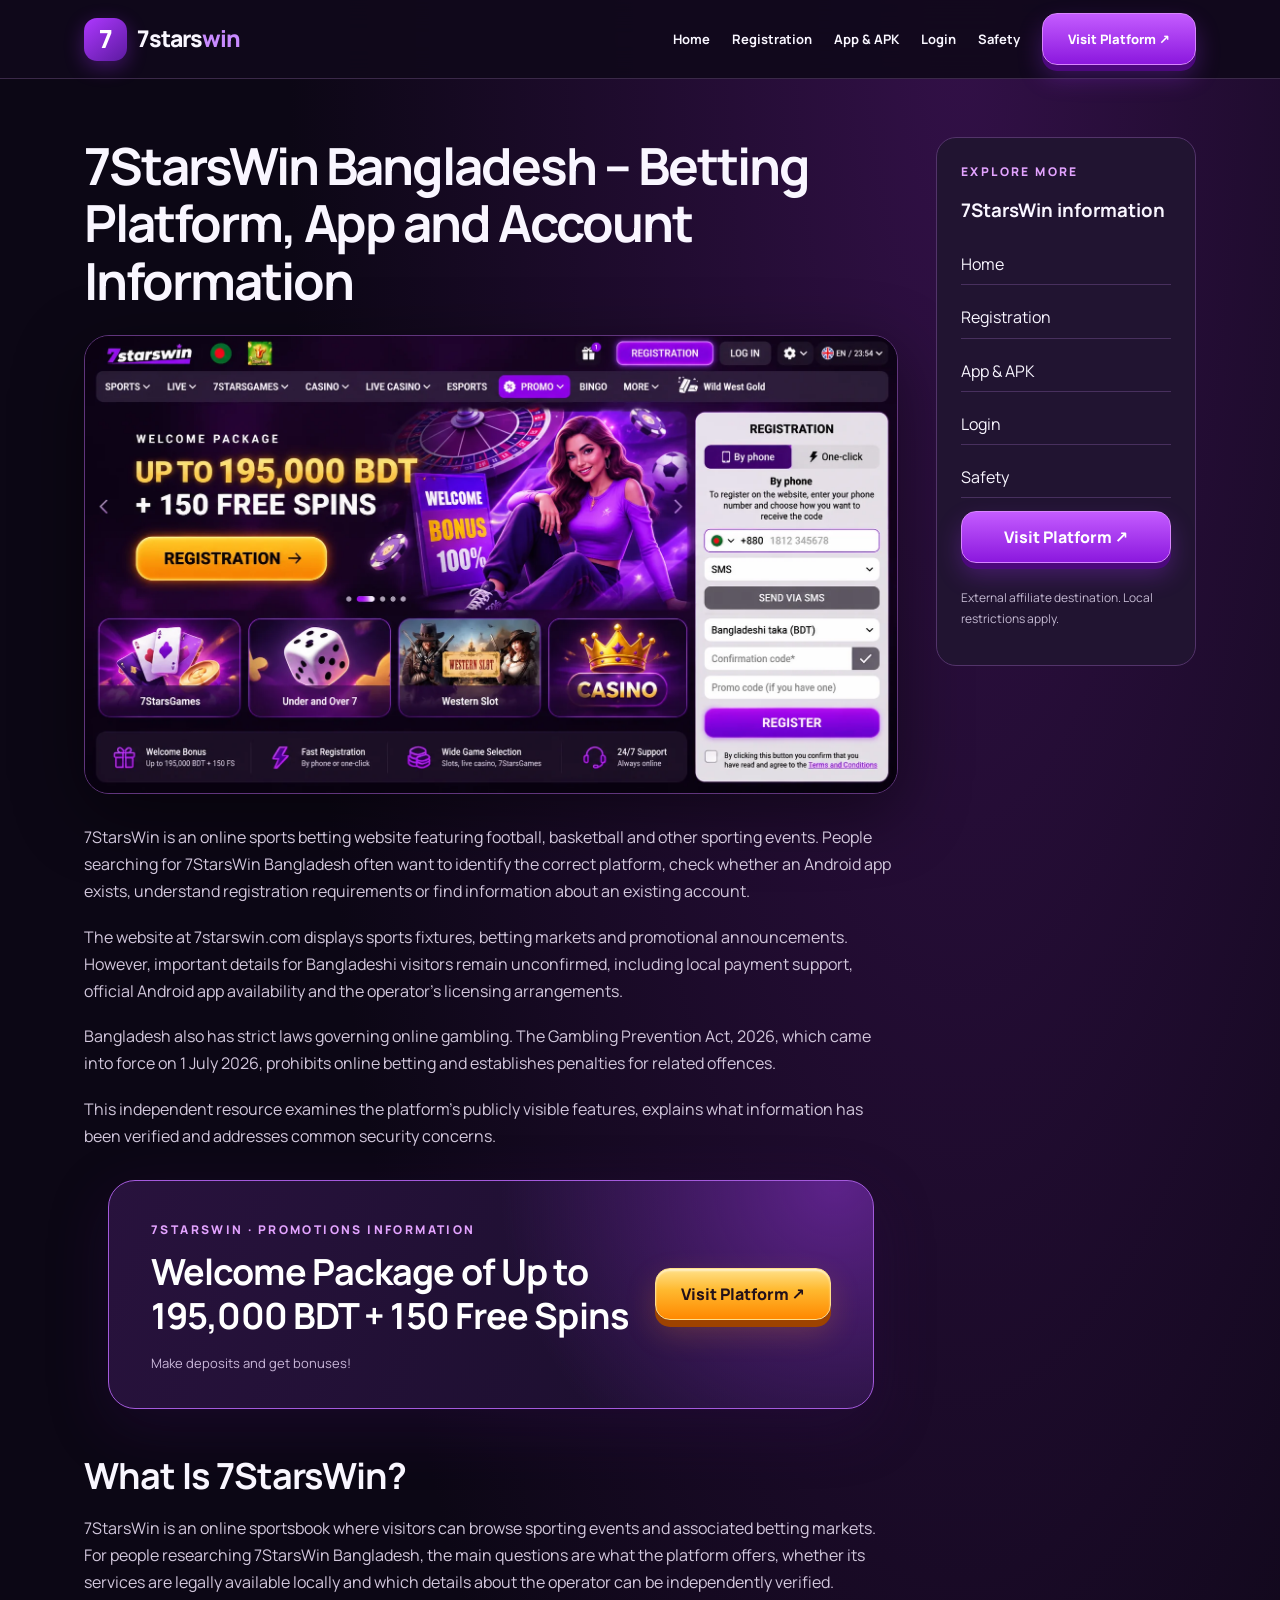
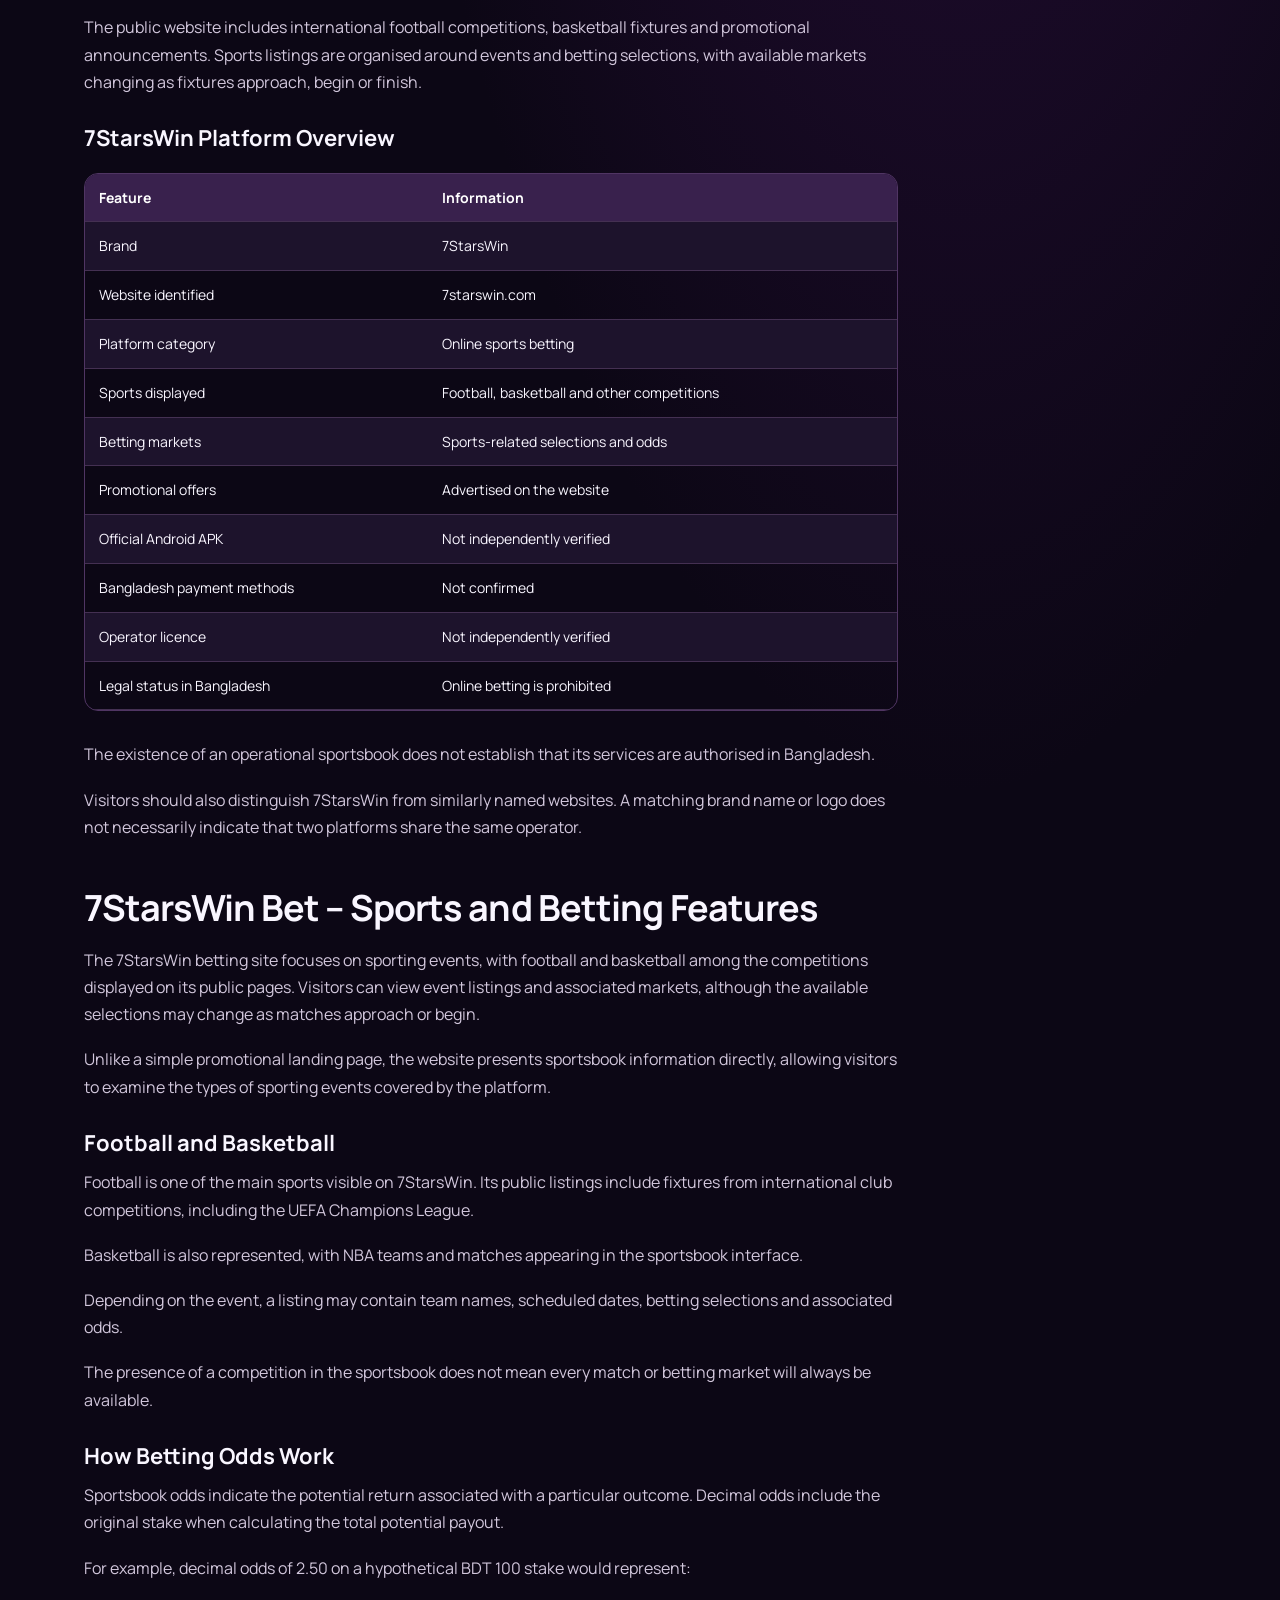
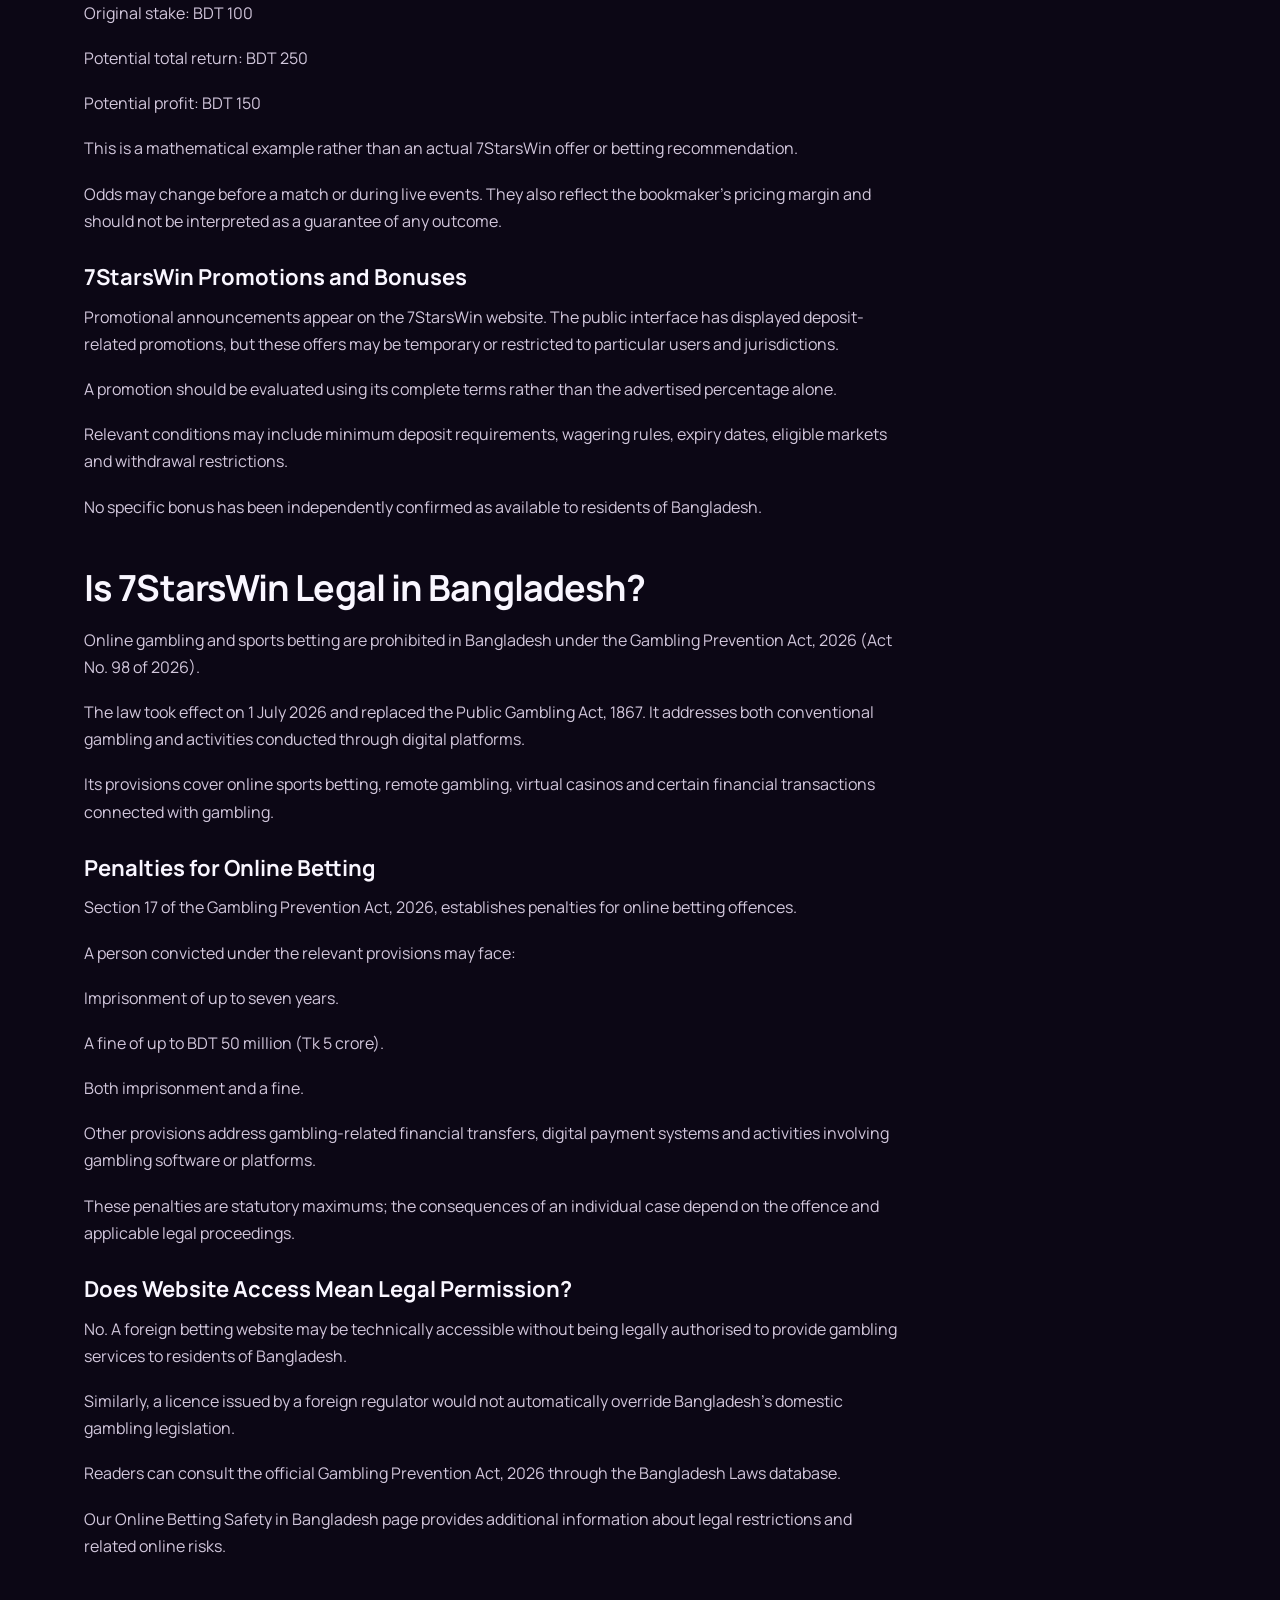
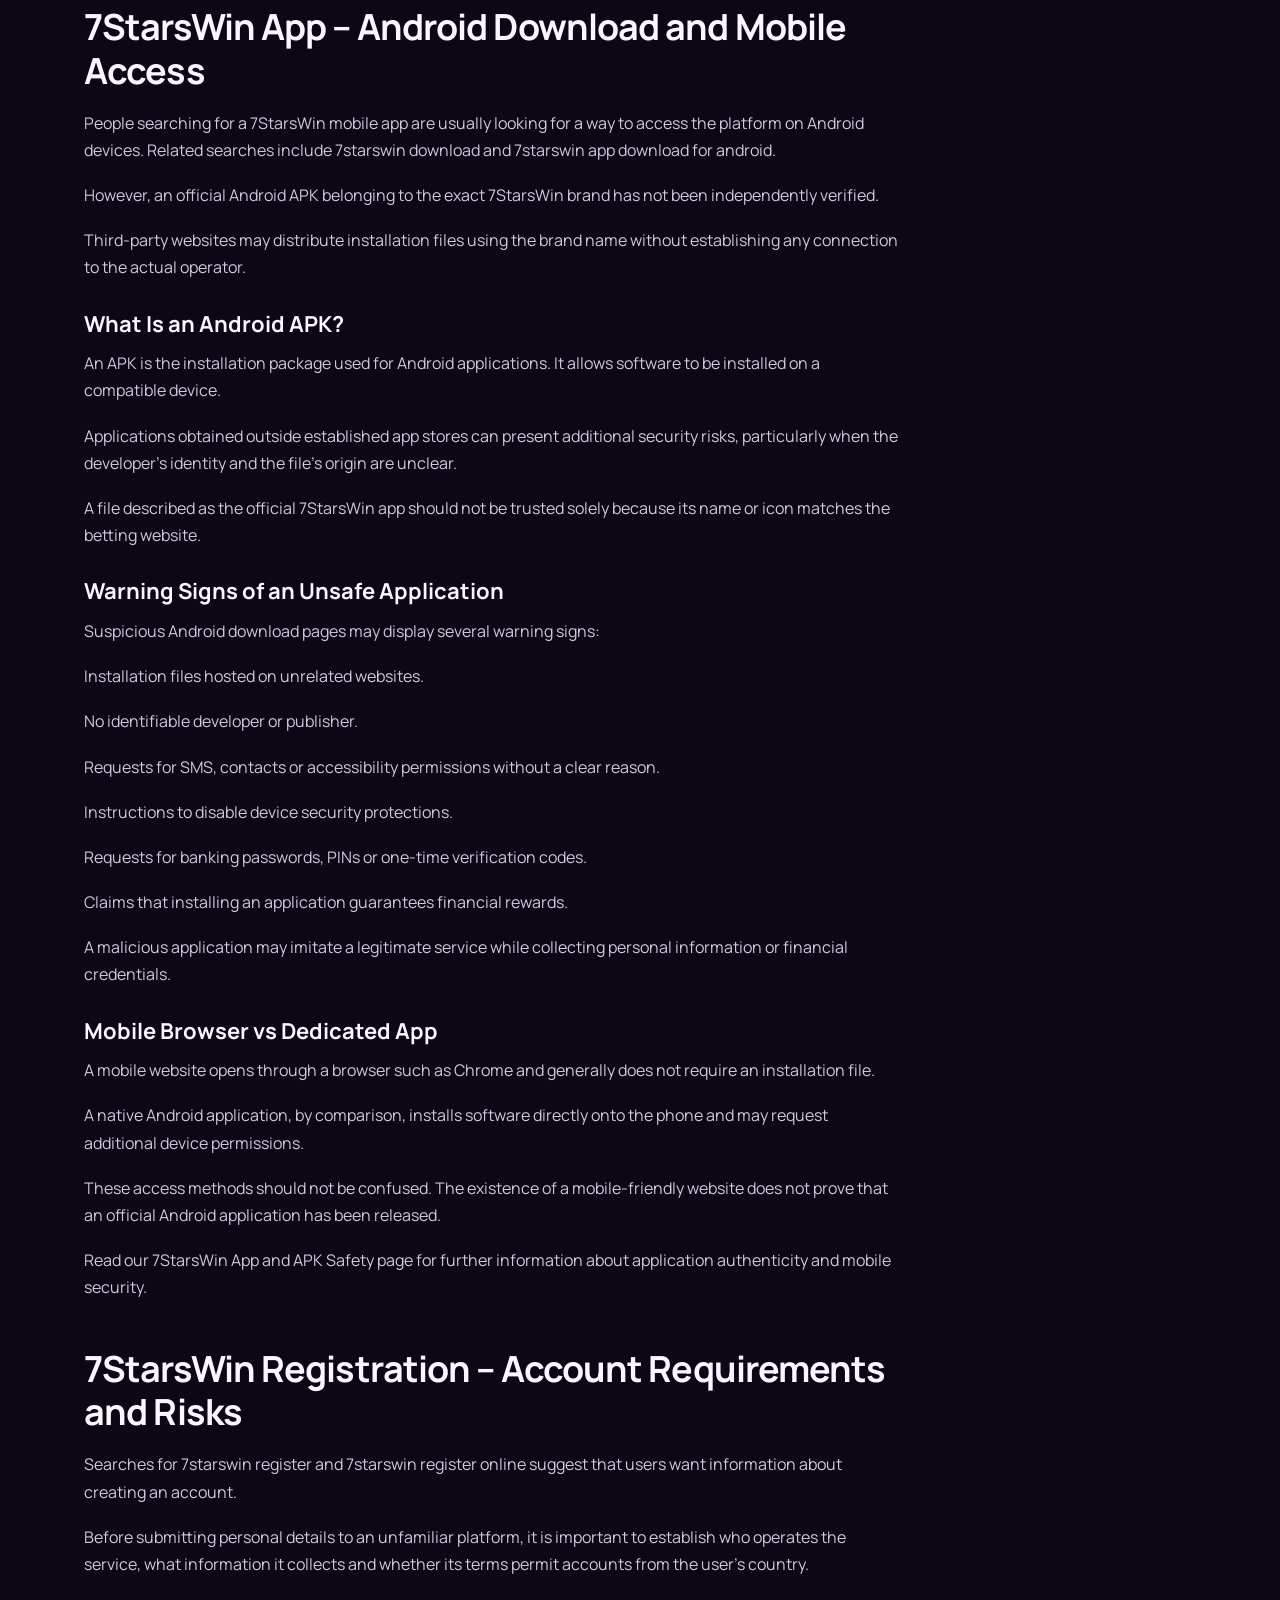
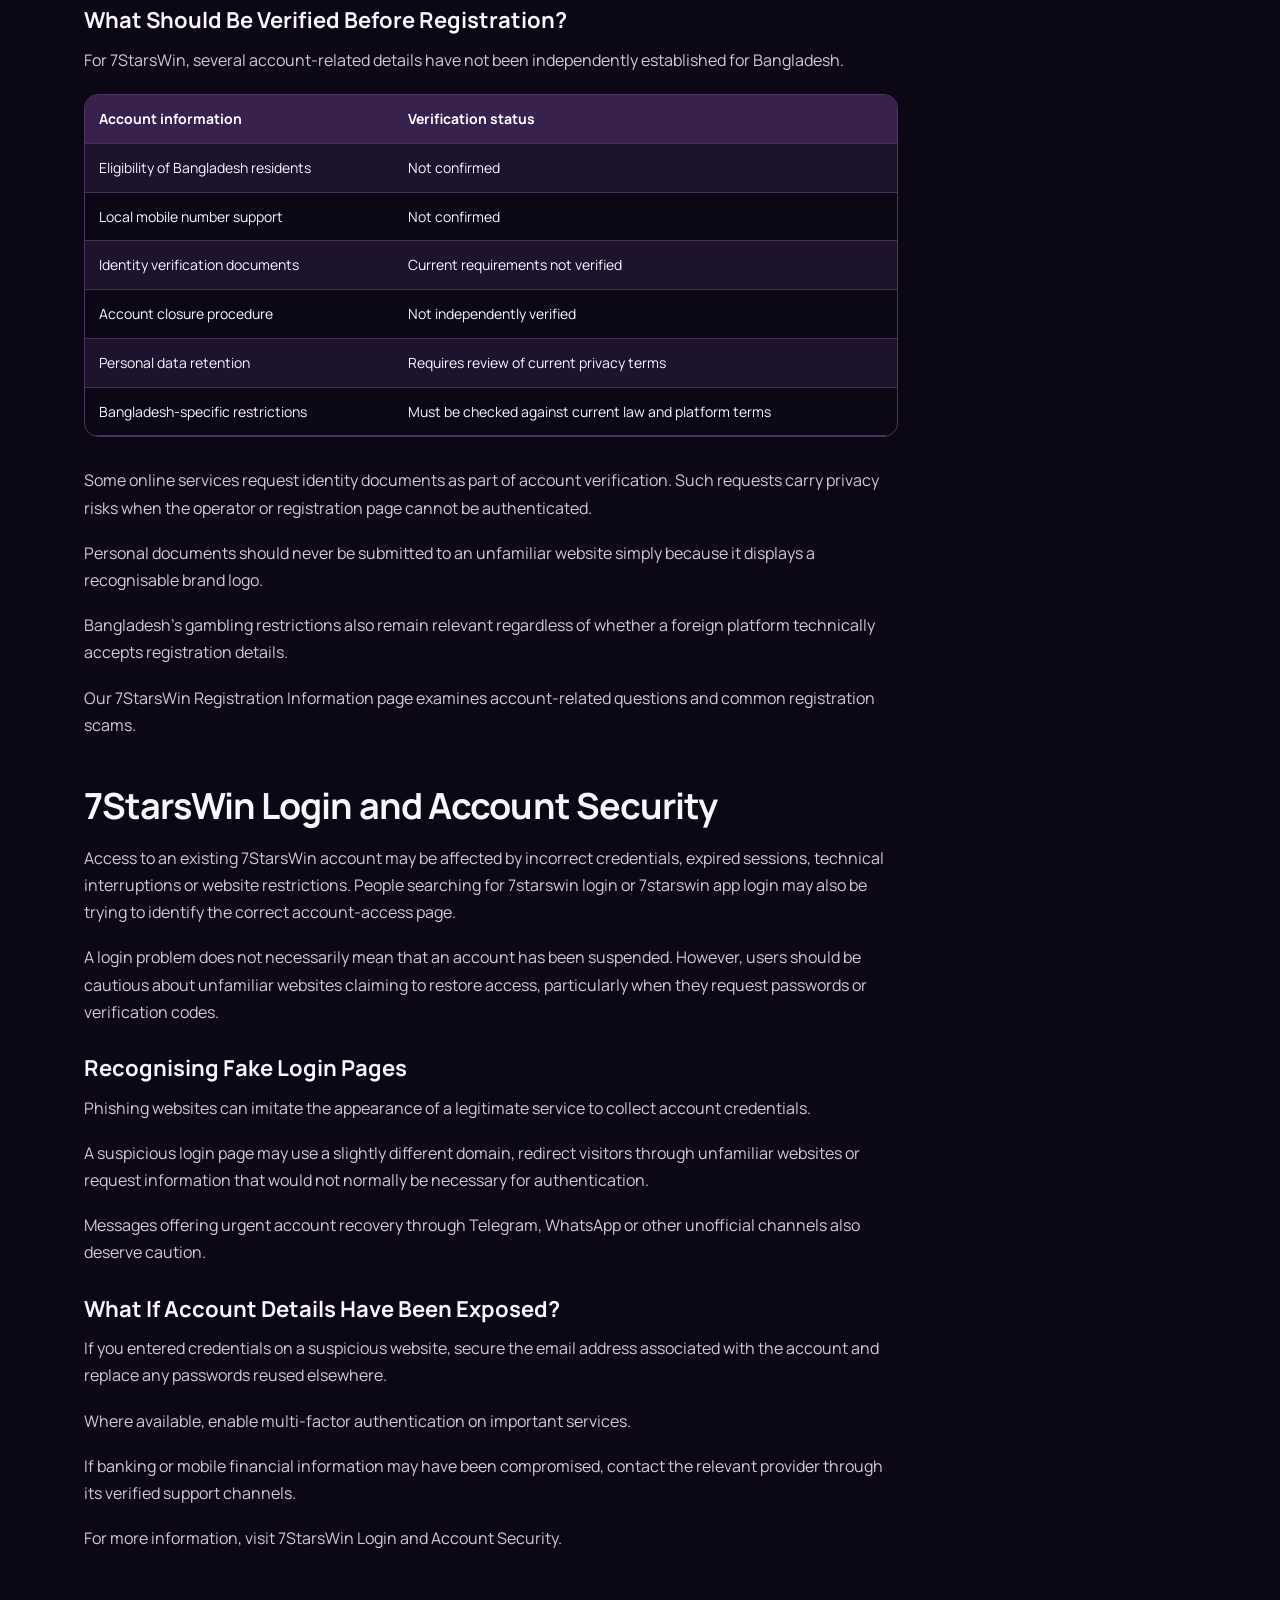
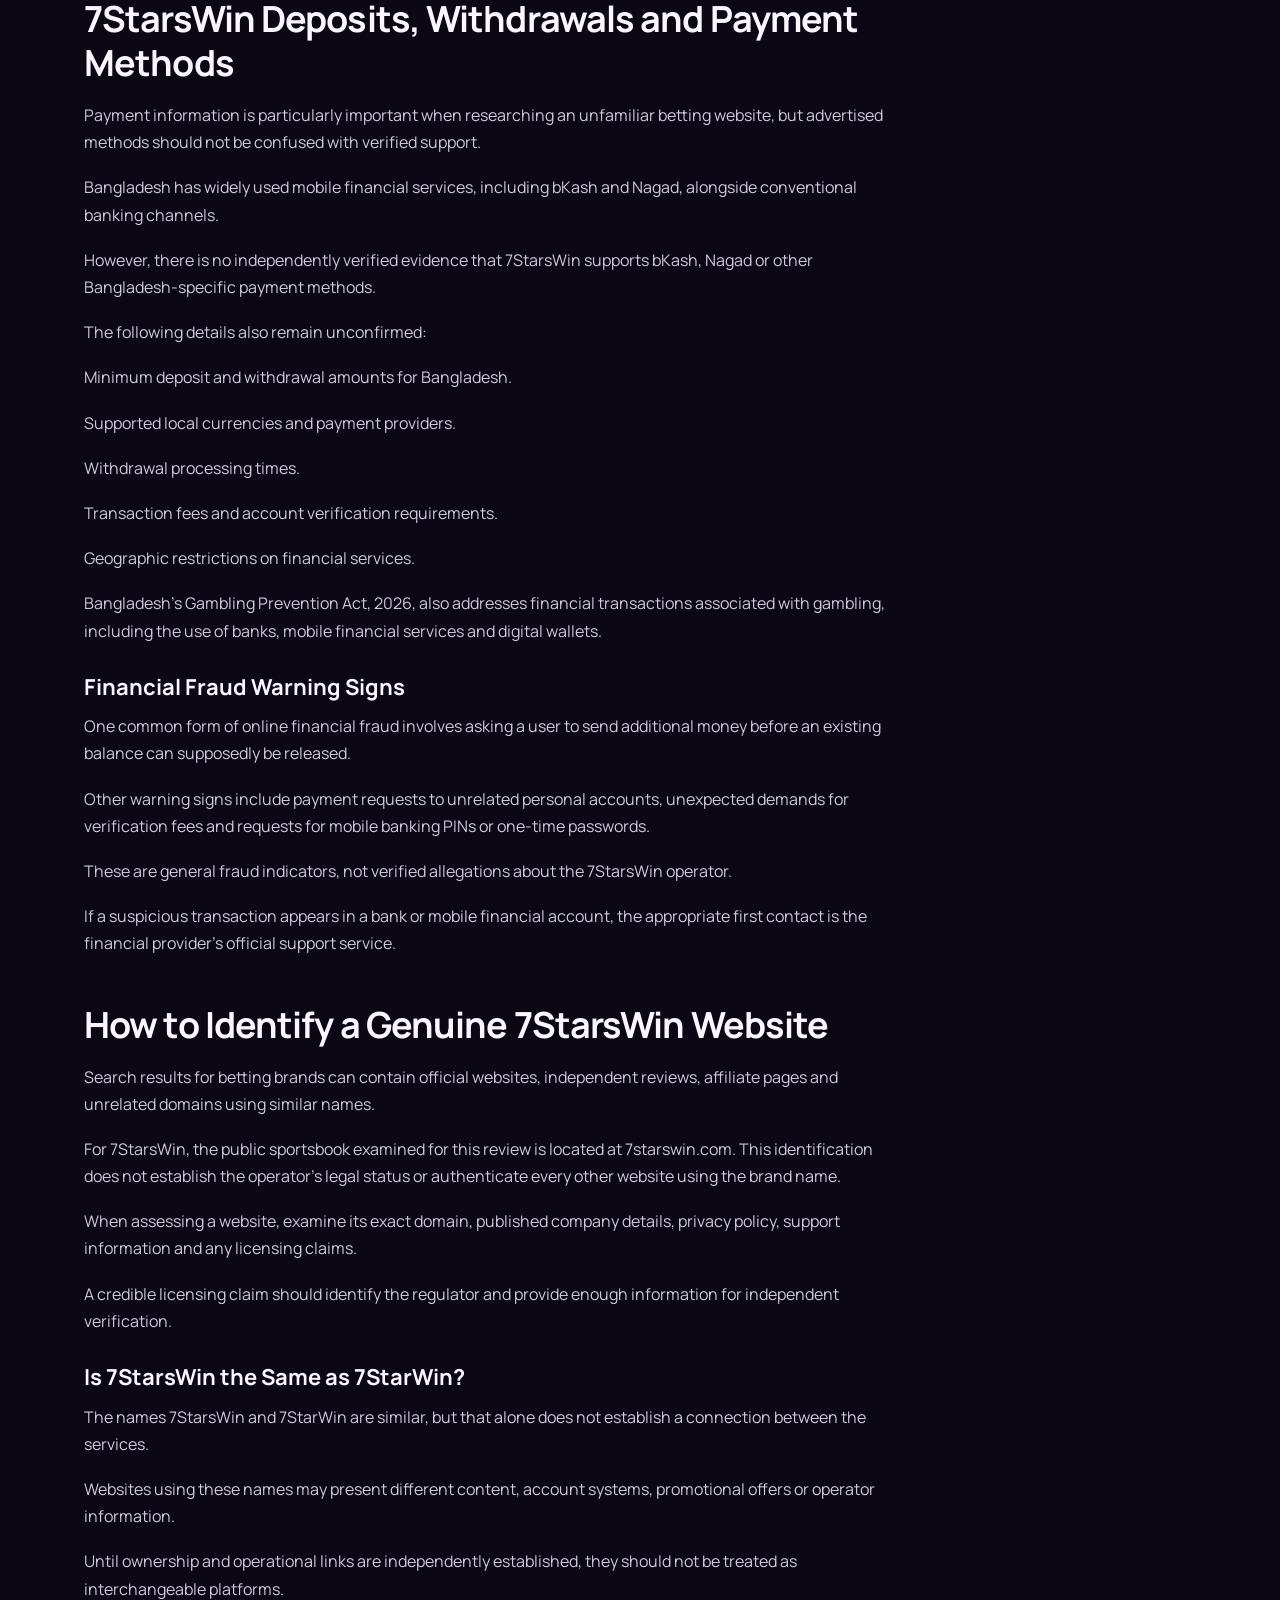
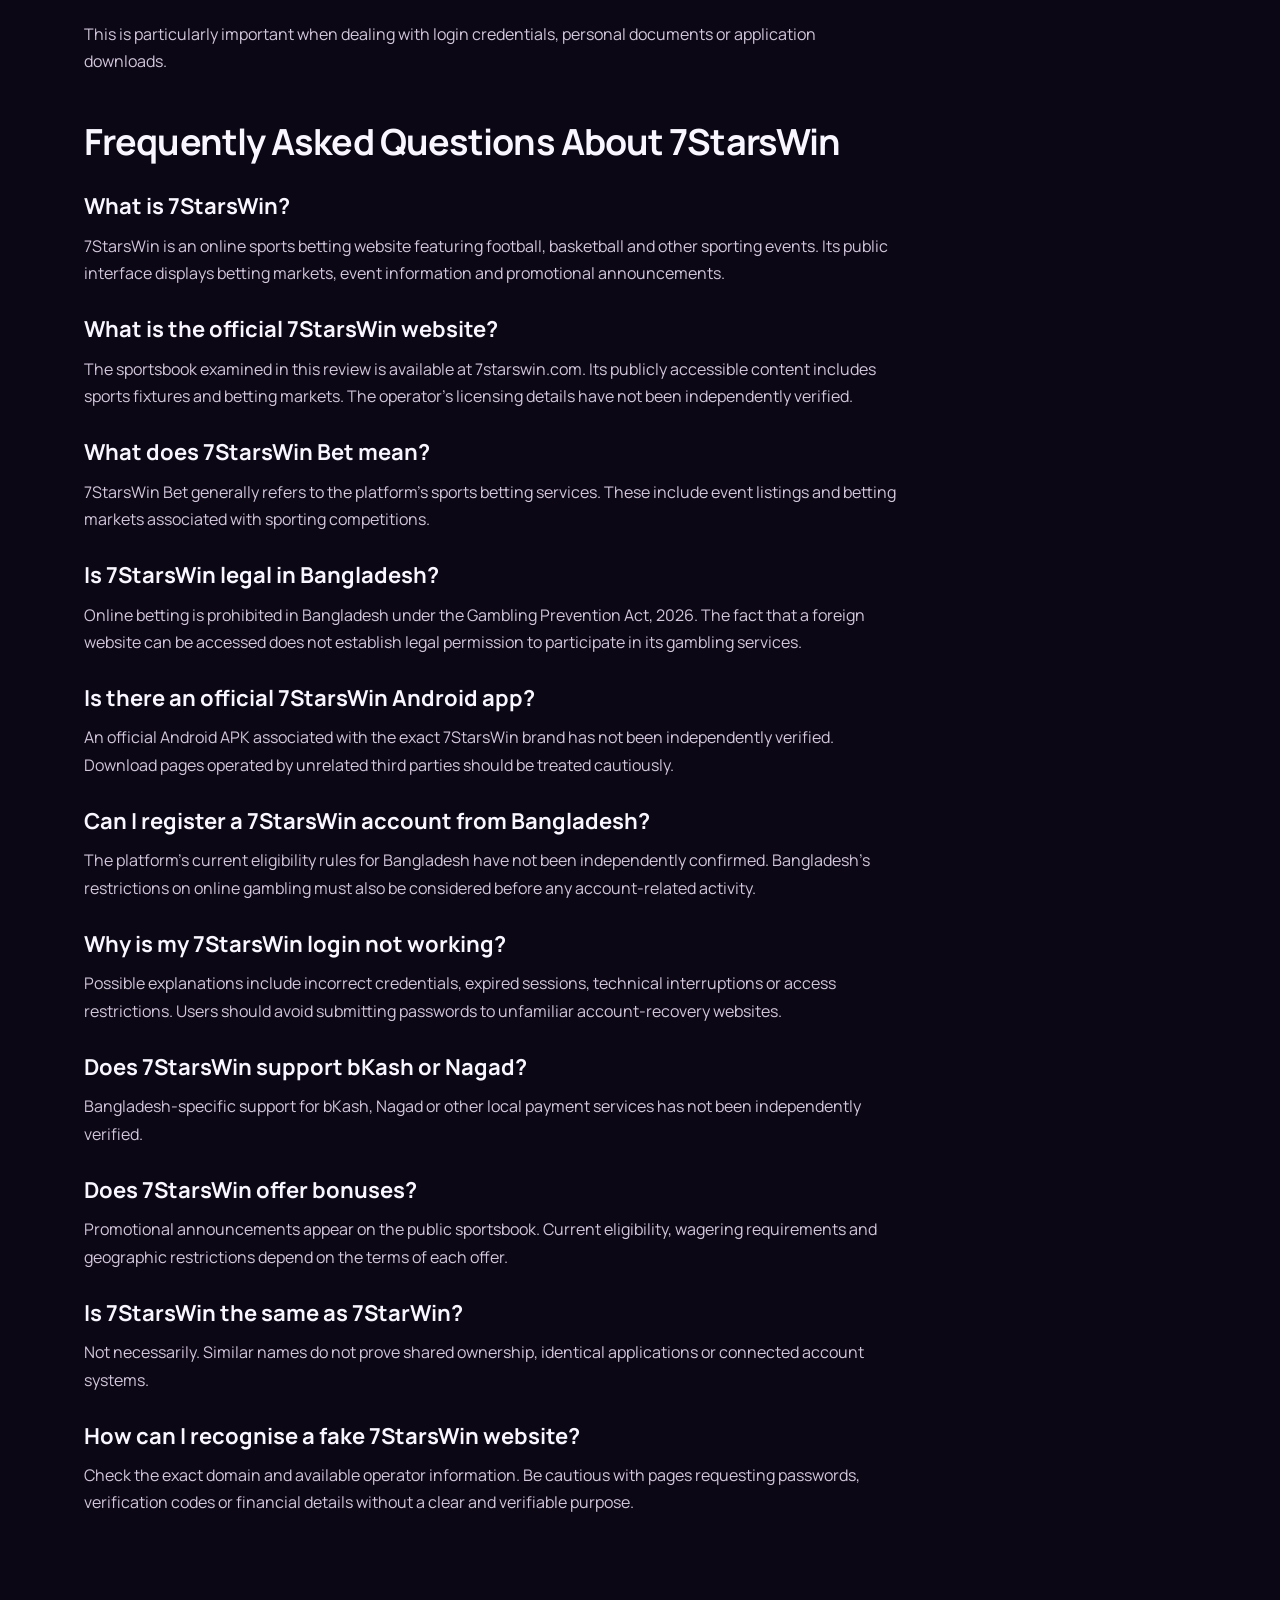
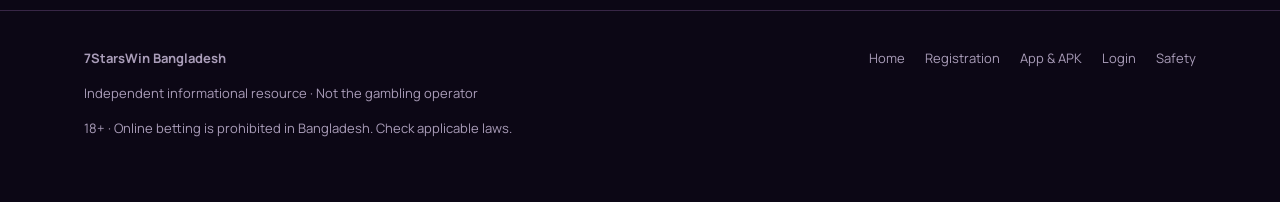
<file: index.html>
<!DOCTYPE html>
<html lang="en-BD"><head><meta charset="utf-8"/><meta content="width=device-width, initial-scale=1" name="viewport"/><title>7StarsWin Bangladesh – Betting Site, App, Login &amp; Safety</title><meta content="Explore 7StarsWin Bangladesh: sports betting features, Android app information, registration, login security, payment questions and local gambling laws." name="description"/><meta content="0uFd1ElsjOmUGyEy8n8kmBEcoYsldbgc4CepQYdx-HI" name="google-site-verification"/><link href="https://7stars-win.org/" rel="canonical"/><meta content="7StarsWin Bangladesh – Betting Site, App, Login &amp; Safety" property="og:title"/><meta content="Explore 7StarsWin Bangladesh: sports betting features, Android app information, registration, login security, payment questions and local gambling laws." property="og:description"/><meta content="https://7stars-win.org/" property="og:url"/><meta content="website" property="og:type"/><meta content="#130a20" name="theme-color"/><link href="/assets/favicon.svg" rel="icon" type="image/svg+xml"/><link href="/assets/styles.css" rel="stylesheet"/><script defer="" src="/assets/app.js"></script></head><body><header class="site-header"><div class="wrap nav"><a aria-label="7StarsWin Bangladesh home" class="brand" href="/"><span class="brand-mark">7</span><span>7stars<span>win</span></span></a><button aria-expanded="false" aria-label="Open navigation" class="menu-toggle" type="button">☰</button><nav aria-label="Main navigation" class="navlinks"><a href="/">Home</a><a href="/register/">Registration</a><a href="/app/">App &amp; APK</a><a href="/login/">Login</a><a href="/safety/">Safety</a><a class="btn btn-purple" href="/visit-7stars/" rel="nofollow sponsored">Visit Platform ↗</a></nav></div></header><main><div class="wrap article-layout"><article class="article-content"><h1>7StarsWin Bangladesh – Betting Platform, App and Account Information</h1><figure class="preview article-preview"><img alt="7StarsWin sportsbook interface with game categories and Bangladesh registration panel" loading="lazy" src="/assets/platform-preview.webp"/></figure><p>7StarsWin is an online sports betting website featuring football, basketball and other sporting events. People searching for 7StarsWin Bangladesh often want to identify the correct platform, check whether an Android app exists, understand registration requirements or find information about an existing account.</p><p>The website at 7starswin.com displays sports fixtures, betting markets and promotional announcements. However, important details for Bangladeshi visitors remain unconfirmed, including local payment support, official Android app availability and the operator's licensing arrangements.</p><p>Bangladesh also has strict laws governing online gambling. The Gambling Prevention Act, 2026, which came into force on 1 July 2026, prohibits online betting and establishes penalties for related offences.</p><p>This independent resource examines the platform's publicly visible features, explains what information has been verified and addresses common security concerns.</p><section class="wrap"><div class="bonus"><div class="bonus-grid"><div><span class="eyebrow">7StarsWin · Promotions information</span><h2>Welcome Package of Up to 195,000 BDT + 150 Free Spins</h2><p class="small">Make deposits and get bonuses!</p></div><a class="btn" href="/visit-7stars/" rel="nofollow sponsored">Visit Platform ↗</a></div></div></section><h2>What Is 7StarsWin?</h2><p>7StarsWin is an online sportsbook where visitors can browse sporting events and associated betting markets. For people researching 7StarsWin Bangladesh, the main questions are what the platform offers, whether its services are legally available locally and which details about the operator can be independently verified.</p><p>The public website includes international football competitions, basketball fixtures and promotional announcements. Sports listings are organised around events and betting selections, with available markets changing as fixtures approach, begin or finish.</p><h3>7StarsWin Platform Overview</h3><div class="table-scroll"><table><tr><th>Feature</th><th>Information</th></tr><tr><td>Brand</td><td>7StarsWin</td></tr><tr><td>Website identified</td><td>7starswin.com</td></tr><tr><td>Platform category</td><td>Online sports betting</td></tr><tr><td>Sports displayed</td><td>Football, basketball and other competitions</td></tr><tr><td>Betting markets</td><td>Sports-related selections and odds</td></tr><tr><td>Promotional offers</td><td>Advertised on the website</td></tr><tr><td>Official Android APK</td><td>Not independently verified</td></tr><tr><td>Bangladesh payment methods</td><td>Not confirmed</td></tr><tr><td>Operator licence</td><td>Not independently verified</td></tr><tr><td>Legal status in Bangladesh</td><td>Online betting is prohibited</td></tr></table></div><p>The existence of an operational sportsbook does not establish that its services are authorised in Bangladesh.</p><p>Visitors should also distinguish 7StarsWin from similarly named websites. A matching brand name or logo does not necessarily indicate that two platforms share the same operator.</p><h2>7StarsWin Bet – Sports and Betting Features</h2><p>The 7StarsWin betting site focuses on sporting events, with football and basketball among the competitions displayed on its public pages. Visitors can view event listings and associated markets, although the available selections may change as matches approach or begin.</p><p>Unlike a simple promotional landing page, the website presents sportsbook information directly, allowing visitors to examine the types of sporting events covered by the platform.</p><h3>Football and Basketball</h3><p>Football is one of the main sports visible on 7StarsWin. Its public listings include fixtures from international club competitions, including the UEFA Champions League.</p><p>Basketball is also represented, with NBA teams and matches appearing in the sportsbook interface.</p><p>Depending on the event, a listing may contain team names, scheduled dates, betting selections and associated odds.</p><p>The presence of a competition in the sportsbook does not mean every match or betting market will always be available.</p><h3>How Betting Odds Work</h3><p>Sportsbook odds indicate the potential return associated with a particular outcome. Decimal odds include the original stake when calculating the total potential payout.</p><p>For example, decimal odds of 2.50 on a hypothetical BDT 100 stake would represent:</p><p>Original stake: BDT 100</p><p>Potential total return: BDT 250</p><p>Potential profit: BDT 150</p><p>This is a mathematical example rather than an actual 7StarsWin offer or betting recommendation.</p><p>Odds may change before a match or during live events. They also reflect the bookmaker's pricing margin and should not be interpreted as a guarantee of any outcome.</p><h3>7StarsWin Promotions and Bonuses</h3><p>Promotional announcements appear on the 7StarsWin website. The public interface has displayed deposit-related promotions, but these offers may be temporary or restricted to particular users and jurisdictions.</p><p>A promotion should be evaluated using its complete terms rather than the advertised percentage alone.</p><p>Relevant conditions may include minimum deposit requirements, wagering rules, expiry dates, eligible markets and withdrawal restrictions.</p><p>No specific bonus has been independently confirmed as available to residents of Bangladesh.</p><h2>Is 7StarsWin Legal in Bangladesh?</h2><p>Online gambling and sports betting are prohibited in Bangladesh under the Gambling Prevention Act, 2026 (Act No. 98 of 2026).</p><p>The law took effect on 1 July 2026 and replaced the Public Gambling Act, 1867. It addresses both conventional gambling and activities conducted through digital platforms.</p><p>Its provisions cover online sports betting, remote gambling, virtual casinos and certain financial transactions connected with gambling.</p><h3>Penalties for Online Betting</h3><p>Section 17 of the Gambling Prevention Act, 2026, establishes penalties for online betting offences.</p><p>A person convicted under the relevant provisions may face:</p><p>Imprisonment of up to seven years.</p><p>A fine of up to BDT 50 million (Tk 5 crore).</p><p>Both imprisonment and a fine.</p><p>Other provisions address gambling-related financial transfers, digital payment systems and activities involving gambling software or platforms.</p><p>These penalties are statutory maximums; the consequences of an individual case depend on the offence and applicable legal proceedings.</p><h3>Does Website Access Mean Legal Permission?</h3><p>No. A foreign betting website may be technically accessible without being legally authorised to provide gambling services to residents of Bangladesh.</p><p>Similarly, a licence issued by a foreign regulator would not automatically override Bangladesh's domestic gambling legislation.</p><p>Readers can consult the official Gambling Prevention Act, 2026 through the Bangladesh Laws database.</p><p>Our Online Betting Safety in Bangladesh page provides additional information about legal restrictions and related online risks.</p><h2>7StarsWin App – Android Download and Mobile Access</h2><p>People searching for a 7StarsWin mobile app are usually looking for a way to access the platform on Android devices. Related searches include 7starswin download and 7starswin app download for android.</p><p>However, an official Android APK belonging to the exact 7StarsWin brand has not been independently verified.</p><p>Third-party websites may distribute installation files using the brand name without establishing any connection to the actual operator.</p><h3>What Is an Android APK?</h3><p>An APK is the installation package used for Android applications. It allows software to be installed on a compatible device.</p><p>Applications obtained outside established app stores can present additional security risks, particularly when the developer's identity and the file's origin are unclear.</p><p>A file described as the official 7StarsWin app should not be trusted solely because its name or icon matches the betting website.</p><h3>Warning Signs of an Unsafe Application</h3><p>Suspicious Android download pages may display several warning signs:</p><p>Installation files hosted on unrelated websites.</p><p>No identifiable developer or publisher.</p><p>Requests for SMS, contacts or accessibility permissions without a clear reason.</p><p>Instructions to disable device security protections.</p><p>Requests for banking passwords, PINs or one-time verification codes.</p><p>Claims that installing an application guarantees financial rewards.</p><p>A malicious application may imitate a legitimate service while collecting personal information or financial credentials.</p><h3>Mobile Browser vs Dedicated App</h3><p>A mobile website opens through a browser such as Chrome and generally does not require an installation file.</p><p>A native Android application, by comparison, installs software directly onto the phone and may request additional device permissions.</p><p>These access methods should not be confused. The existence of a mobile-friendly website does not prove that an official Android application has been released.</p><p>Read our 7StarsWin App and APK Safety page for further information about application authenticity and mobile security.</p><h2>7StarsWin Registration – Account Requirements and Risks</h2><p>Searches for 7starswin register and 7starswin register online suggest that users want information about creating an account.</p><p>Before submitting personal details to an unfamiliar platform, it is important to establish who operates the service, what information it collects and whether its terms permit accounts from the user's country.</p><h3>What Should Be Verified Before Registration?</h3><p>For 7StarsWin, several account-related details have not been independently established for Bangladesh.</p><div class="table-scroll"><table><tr><th>Account information</th><th>Verification status</th></tr><tr><td>Eligibility of Bangladesh residents</td><td>Not confirmed</td></tr><tr><td>Local mobile number support</td><td>Not confirmed</td></tr><tr><td>Identity verification documents</td><td>Current requirements not verified</td></tr><tr><td>Account closure procedure</td><td>Not independently verified</td></tr><tr><td>Personal data retention</td><td>Requires review of current privacy terms</td></tr><tr><td>Bangladesh-specific restrictions</td><td>Must be checked against current law and platform terms</td></tr></table></div><p>Some online services request identity documents as part of account verification. Such requests carry privacy risks when the operator or registration page cannot be authenticated.</p><p>Personal documents should never be submitted to an unfamiliar website simply because it displays a recognisable brand logo.</p><p>Bangladesh's gambling restrictions also remain relevant regardless of whether a foreign platform technically accepts registration details.</p><p>Our 7StarsWin Registration Information page examines account-related questions and common registration scams.</p><h2>7StarsWin Login and Account Security</h2><p>Access to an existing 7StarsWin account may be affected by incorrect credentials, expired sessions, technical interruptions or website restrictions. People searching for 7starswin login or 7starswin app login may also be trying to identify the correct account-access page.</p><p>A login problem does not necessarily mean that an account has been suspended. However, users should be cautious about unfamiliar websites claiming to restore access, particularly when they request passwords or verification codes.</p><h3>Recognising Fake Login Pages</h3><p>Phishing websites can imitate the appearance of a legitimate service to collect account credentials.</p><p>A suspicious login page may use a slightly different domain, redirect visitors through unfamiliar websites or request information that would not normally be necessary for authentication.</p><p>Messages offering urgent account recovery through Telegram, WhatsApp or other unofficial channels also deserve caution.</p><h3>What If Account Details Have Been Exposed?</h3><p>If you entered credentials on a suspicious website, secure the email address associated with the account and replace any passwords reused elsewhere.</p><p>Where available, enable multi-factor authentication on important services.</p><p>If banking or mobile financial information may have been compromised, contact the relevant provider through its verified support channels.</p><p>For more information, visit 7StarsWin Login and Account Security.</p><h2>7StarsWin Deposits, Withdrawals and Payment Methods</h2><p>Payment information is particularly important when researching an unfamiliar betting website, but advertised methods should not be confused with verified support.</p><p>Bangladesh has widely used mobile financial services, including bKash and Nagad, alongside conventional banking channels.</p><p>However, there is no independently verified evidence that 7StarsWin supports bKash, Nagad or other Bangladesh-specific payment methods.</p><p>The following details also remain unconfirmed:</p><p>Minimum deposit and withdrawal amounts for Bangladesh.</p><p>Supported local currencies and payment providers.</p><p>Withdrawal processing times.</p><p>Transaction fees and account verification requirements.</p><p>Geographic restrictions on financial services.</p><p>Bangladesh's Gambling Prevention Act, 2026, also addresses financial transactions associated with gambling, including the use of banks, mobile financial services and digital wallets.</p><h3>Financial Fraud Warning Signs</h3><p>One common form of online financial fraud involves asking a user to send additional money before an existing balance can supposedly be released.</p><p>Other warning signs include payment requests to unrelated personal accounts, unexpected demands for verification fees and requests for mobile banking PINs or one-time passwords.</p><p>These are general fraud indicators, not verified allegations about the 7StarsWin operator.</p><p>If a suspicious transaction appears in a bank or mobile financial account, the appropriate first contact is the financial provider's official support service.</p><h2>How to Identify a Genuine 7StarsWin Website</h2><p>Search results for betting brands can contain official websites, independent reviews, affiliate pages and unrelated domains using similar names.</p><p>For 7StarsWin, the public sportsbook examined for this review is located at 7starswin.com. This identification does not establish the operator's legal status or authenticate every other website using the brand name.</p><p>When assessing a website, examine its exact domain, published company details, privacy policy, support information and any licensing claims.</p><p>A credible licensing claim should identify the regulator and provide enough information for independent verification.</p><h3>Is 7StarsWin the Same as 7StarWin?</h3><p>The names 7StarsWin and 7StarWin are similar, but that alone does not establish a connection between the services.</p><p>Websites using these names may present different content, account systems, promotional offers or operator information.</p><p>Until ownership and operational links are independently established, they should not be treated as interchangeable platforms.</p><p>This is particularly important when dealing with login credentials, personal documents or application downloads.</p><h2>Frequently Asked Questions About 7StarsWin</h2><h3>What is 7StarsWin?</h3><p>7StarsWin is an online sports betting website featuring football, basketball and other sporting events. Its public interface displays betting markets, event information and promotional announcements.</p><h3>What is the official 7StarsWin website?</h3><p>The sportsbook examined in this review is available at 7starswin.com. Its publicly accessible content includes sports fixtures and betting markets. The operator's licensing details have not been independently verified.</p><h3>What does 7StarsWin Bet mean?</h3><p>7StarsWin Bet generally refers to the platform's sports betting services. These include event listings and betting markets associated with sporting competitions.</p><h3>Is 7StarsWin legal in Bangladesh?</h3><p>Online betting is prohibited in Bangladesh under the Gambling Prevention Act, 2026. The fact that a foreign website can be accessed does not establish legal permission to participate in its gambling services.</p><h3>Is there an official 7StarsWin Android app?</h3><p>An official Android APK associated with the exact 7StarsWin brand has not been independently verified. Download pages operated by unrelated third parties should be treated cautiously.</p><h3>Can I register a 7StarsWin account from Bangladesh?</h3><p>The platform's current eligibility rules for Bangladesh have not been independently confirmed. Bangladesh's restrictions on online gambling must also be considered before any account-related activity.</p><h3>Why is my 7StarsWin login not working?</h3><p>Possible explanations include incorrect credentials, expired sessions, technical interruptions or access restrictions. Users should avoid submitting passwords to unfamiliar account-recovery websites.</p><h3>Does 7StarsWin support bKash or Nagad?</h3><p>Bangladesh-specific support for bKash, Nagad or other local payment services has not been independently verified.</p><h3>Does 7StarsWin offer bonuses?</h3><p>Promotional announcements appear on the public sportsbook. Current eligibility, wagering requirements and geographic restrictions depend on the terms of each offer.</p><h3>Is 7StarsWin the same as 7StarWin?</h3><p>Not necessarily. Similar names do not prove shared ownership, identical applications or connected account systems.</p><h3>How can I recognise a fake 7StarsWin website?</h3><p>Check the exact domain and available operator information. Be cautious with pages requesting passwords, verification codes or financial details without a clear and verifiable purpose.</p></article><aside class="article-aside"><span class="eyebrow">Explore more</span><h3>7StarsWin information</h3><a href="/">Home</a><a href="/register/">Registration</a><a href="/app/">App &amp; APK</a><a href="/login/">Login</a><a href="/safety/">Safety</a><a class="btn btn-purple" href="/visit-7stars/" rel="nofollow sponsored">Visit Platform ↗</a><p>External affiliate destination. Local restrictions apply.</p></aside></div></main><footer class="footer"><div class="wrap footer-flex"><div><strong>7StarsWin Bangladesh</strong><p>Independent informational resource · Not the gambling operator</p><p>18+ · Online betting is prohibited in Bangladesh. Check applicable laws.</p></div><nav aria-label="Footer navigation" class="footer-links"><a href="/">Home</a><a href="/register/">Registration</a><a href="/app/">App &amp; APK</a><a href="/login/">Login</a><a href="/safety/">Safety</a></nav></div></footer></body></html>
</file>
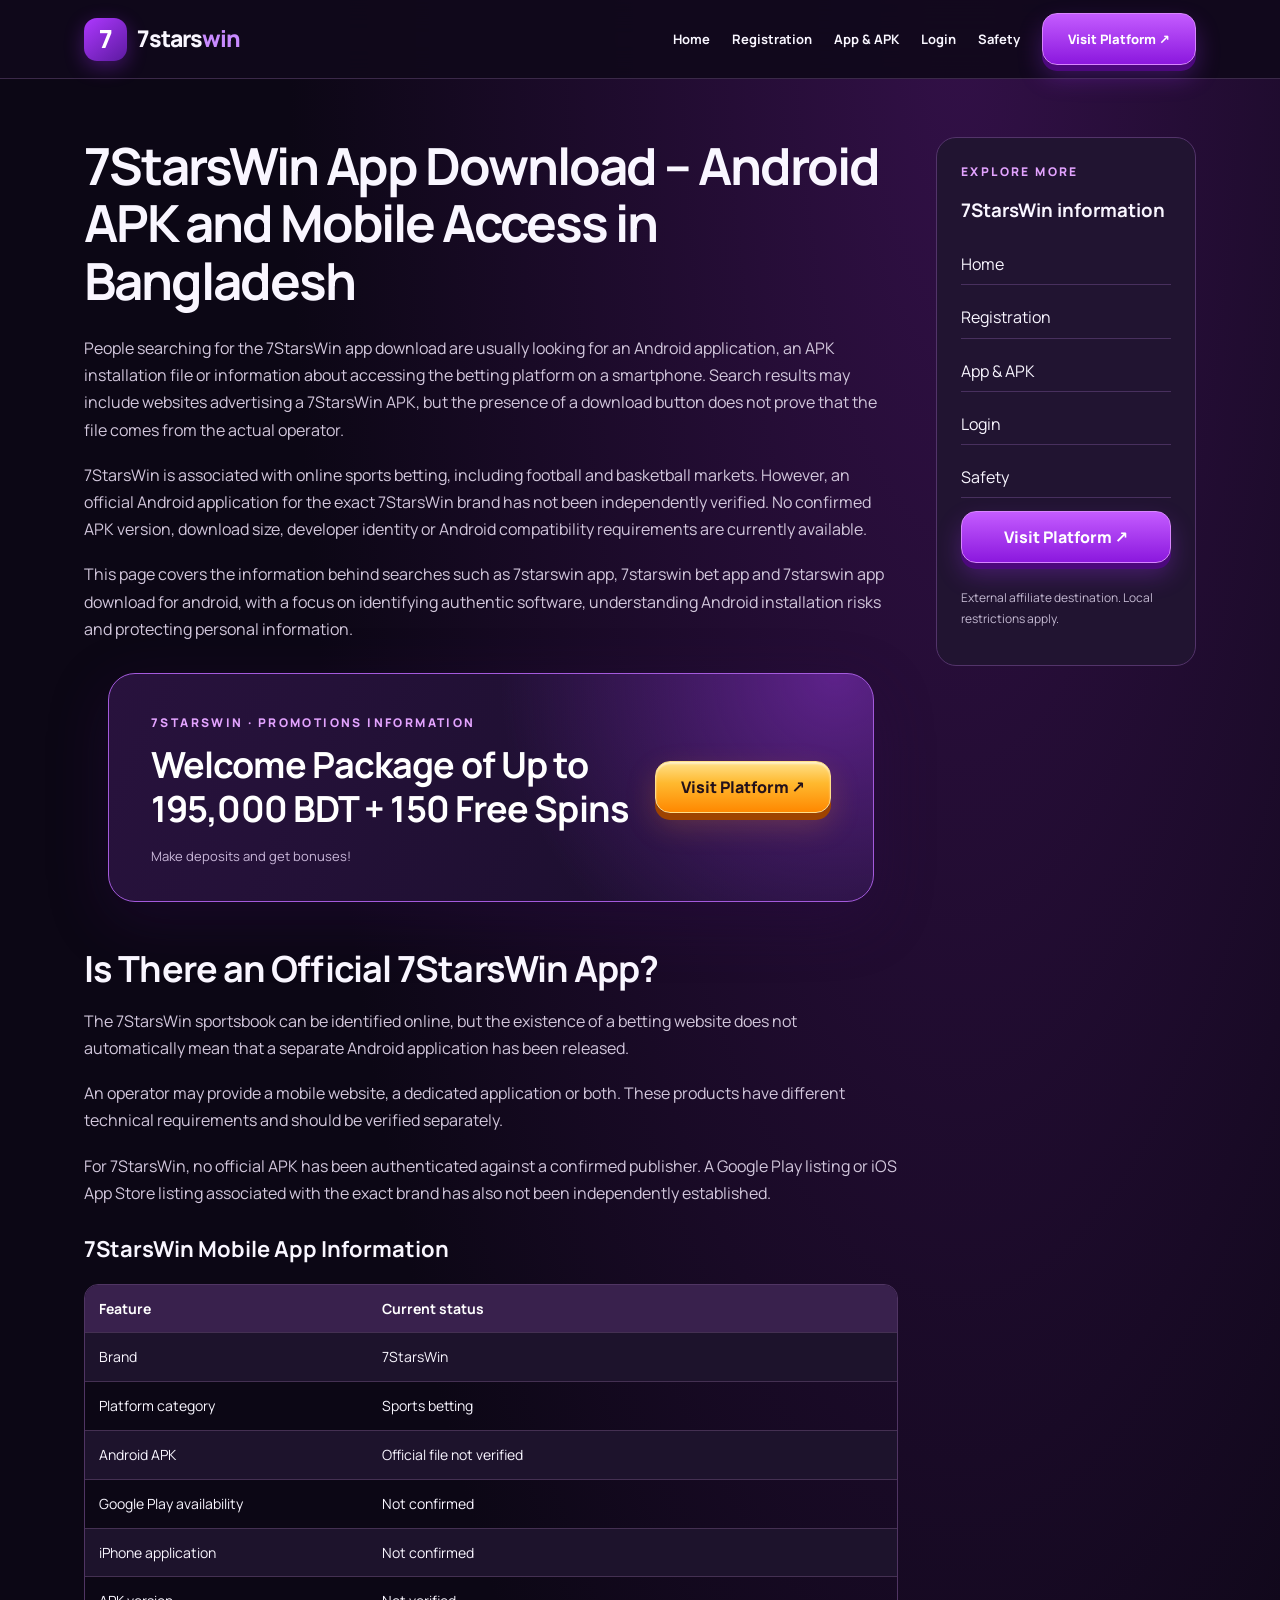
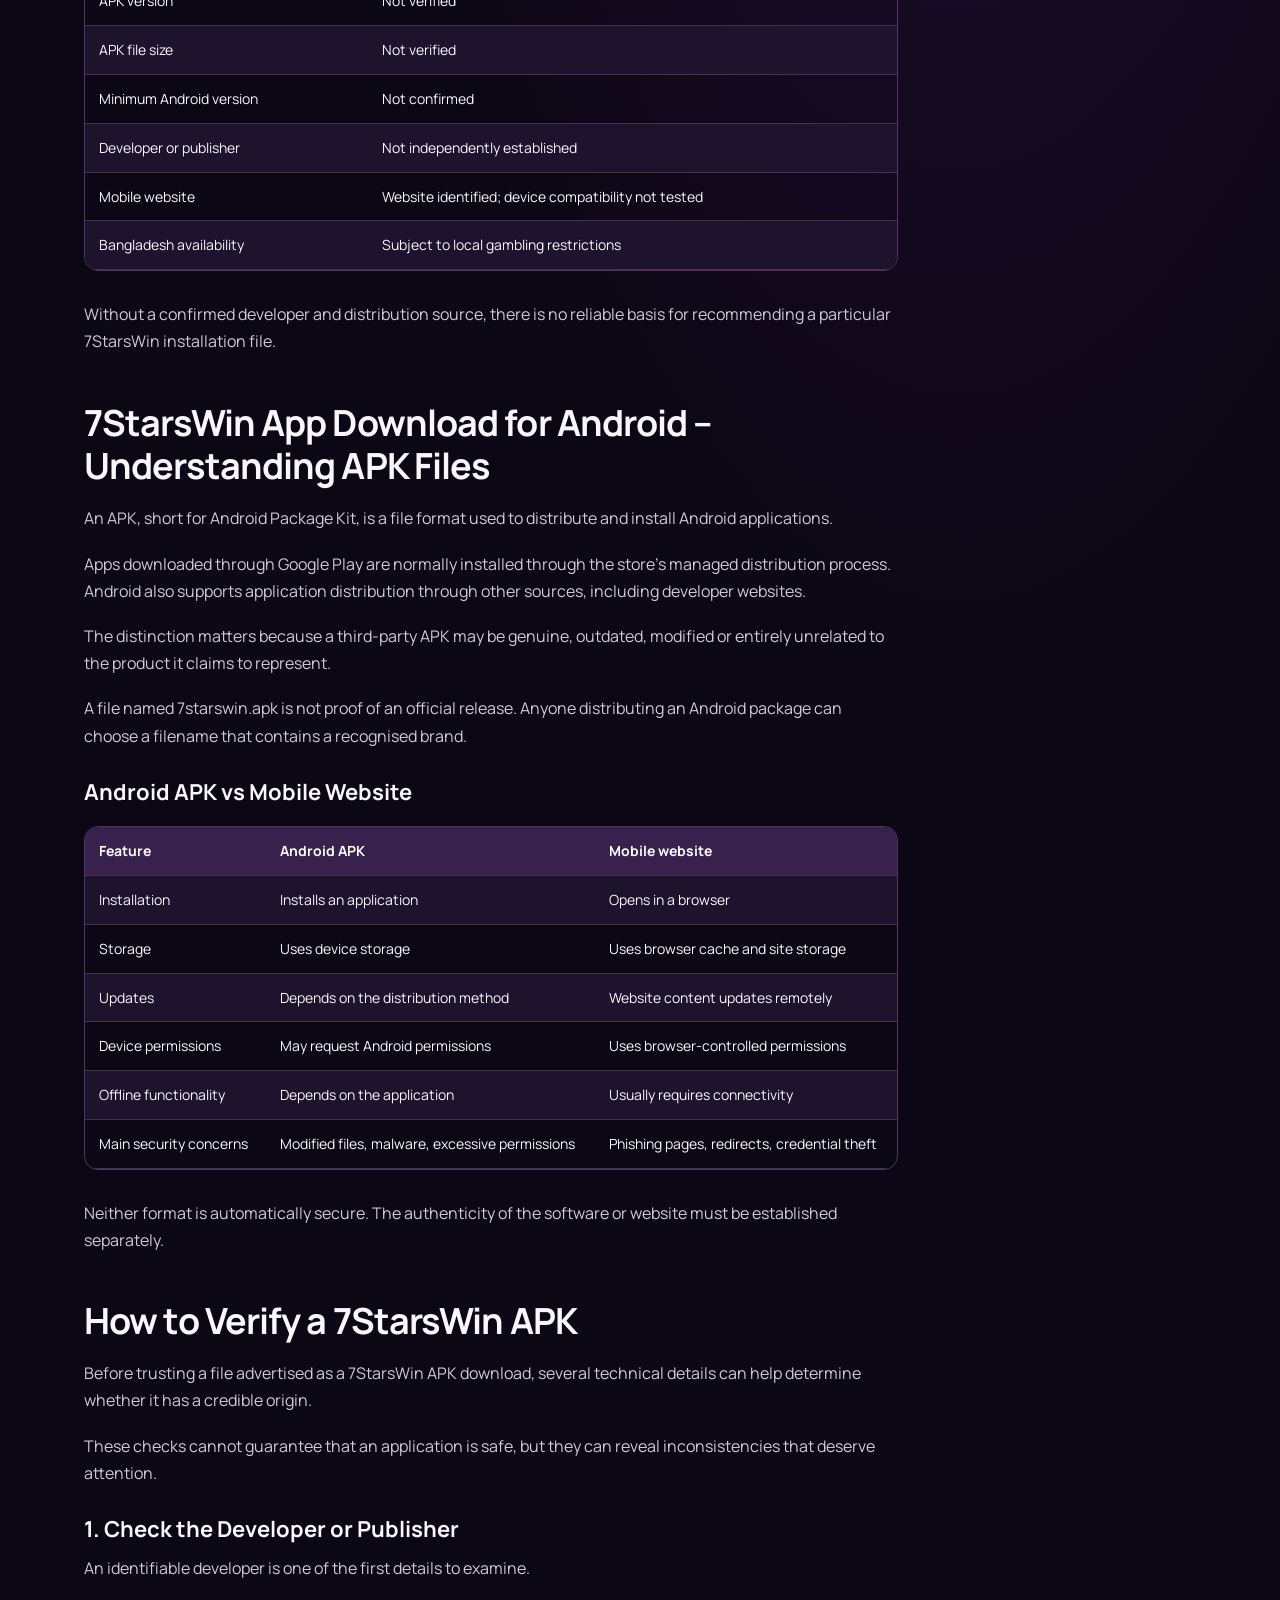
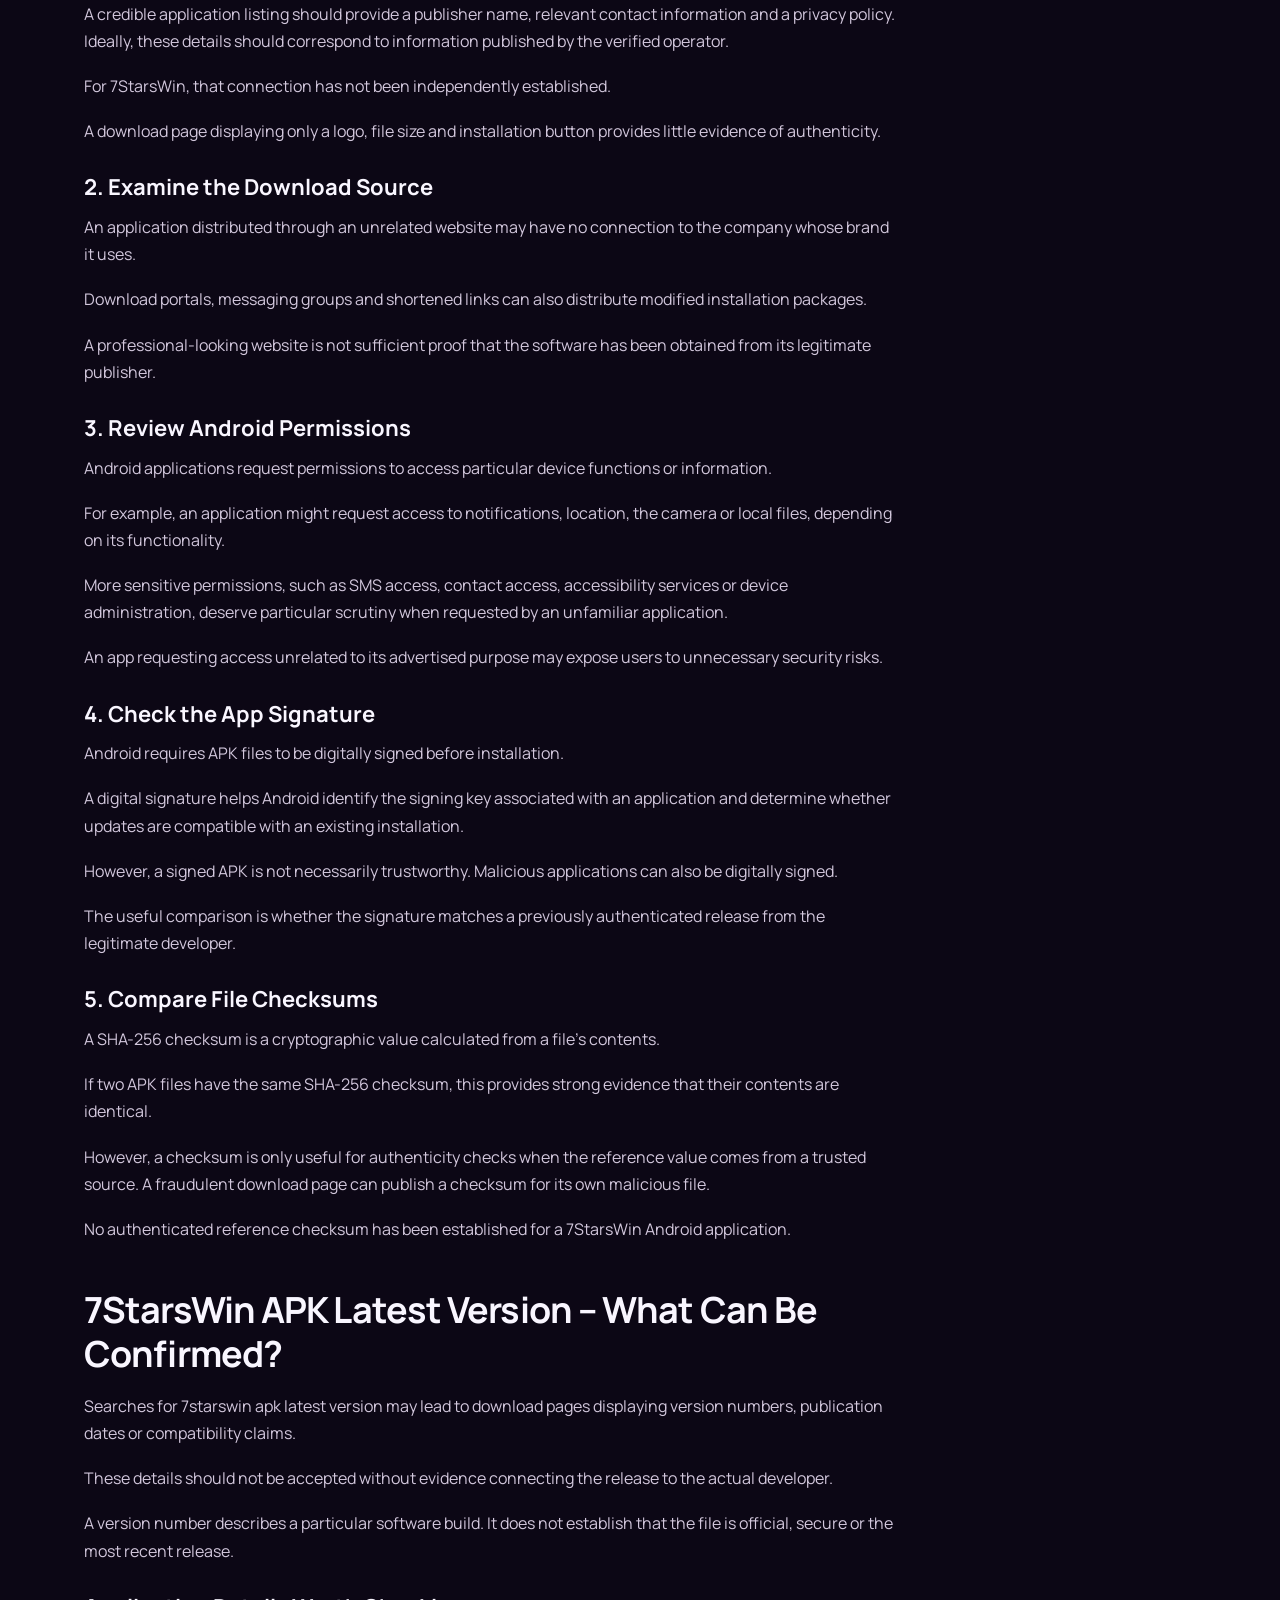
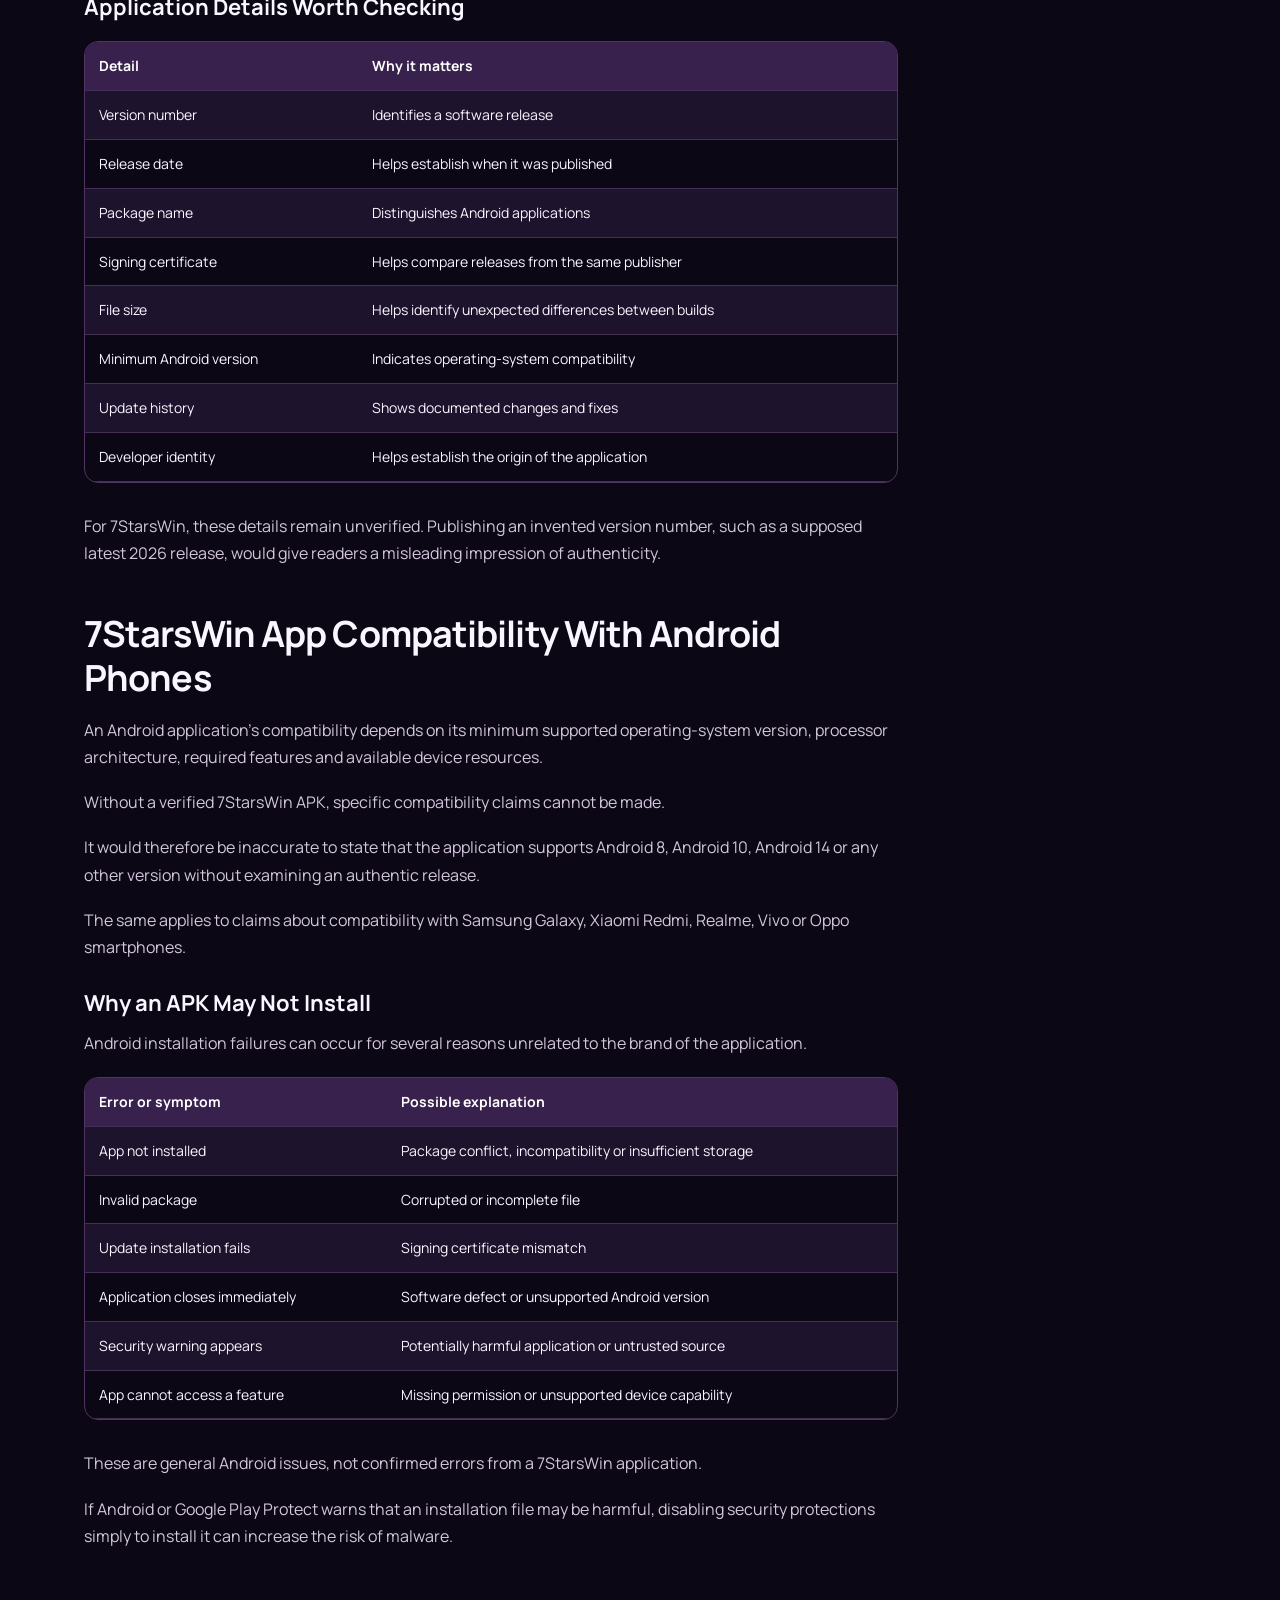
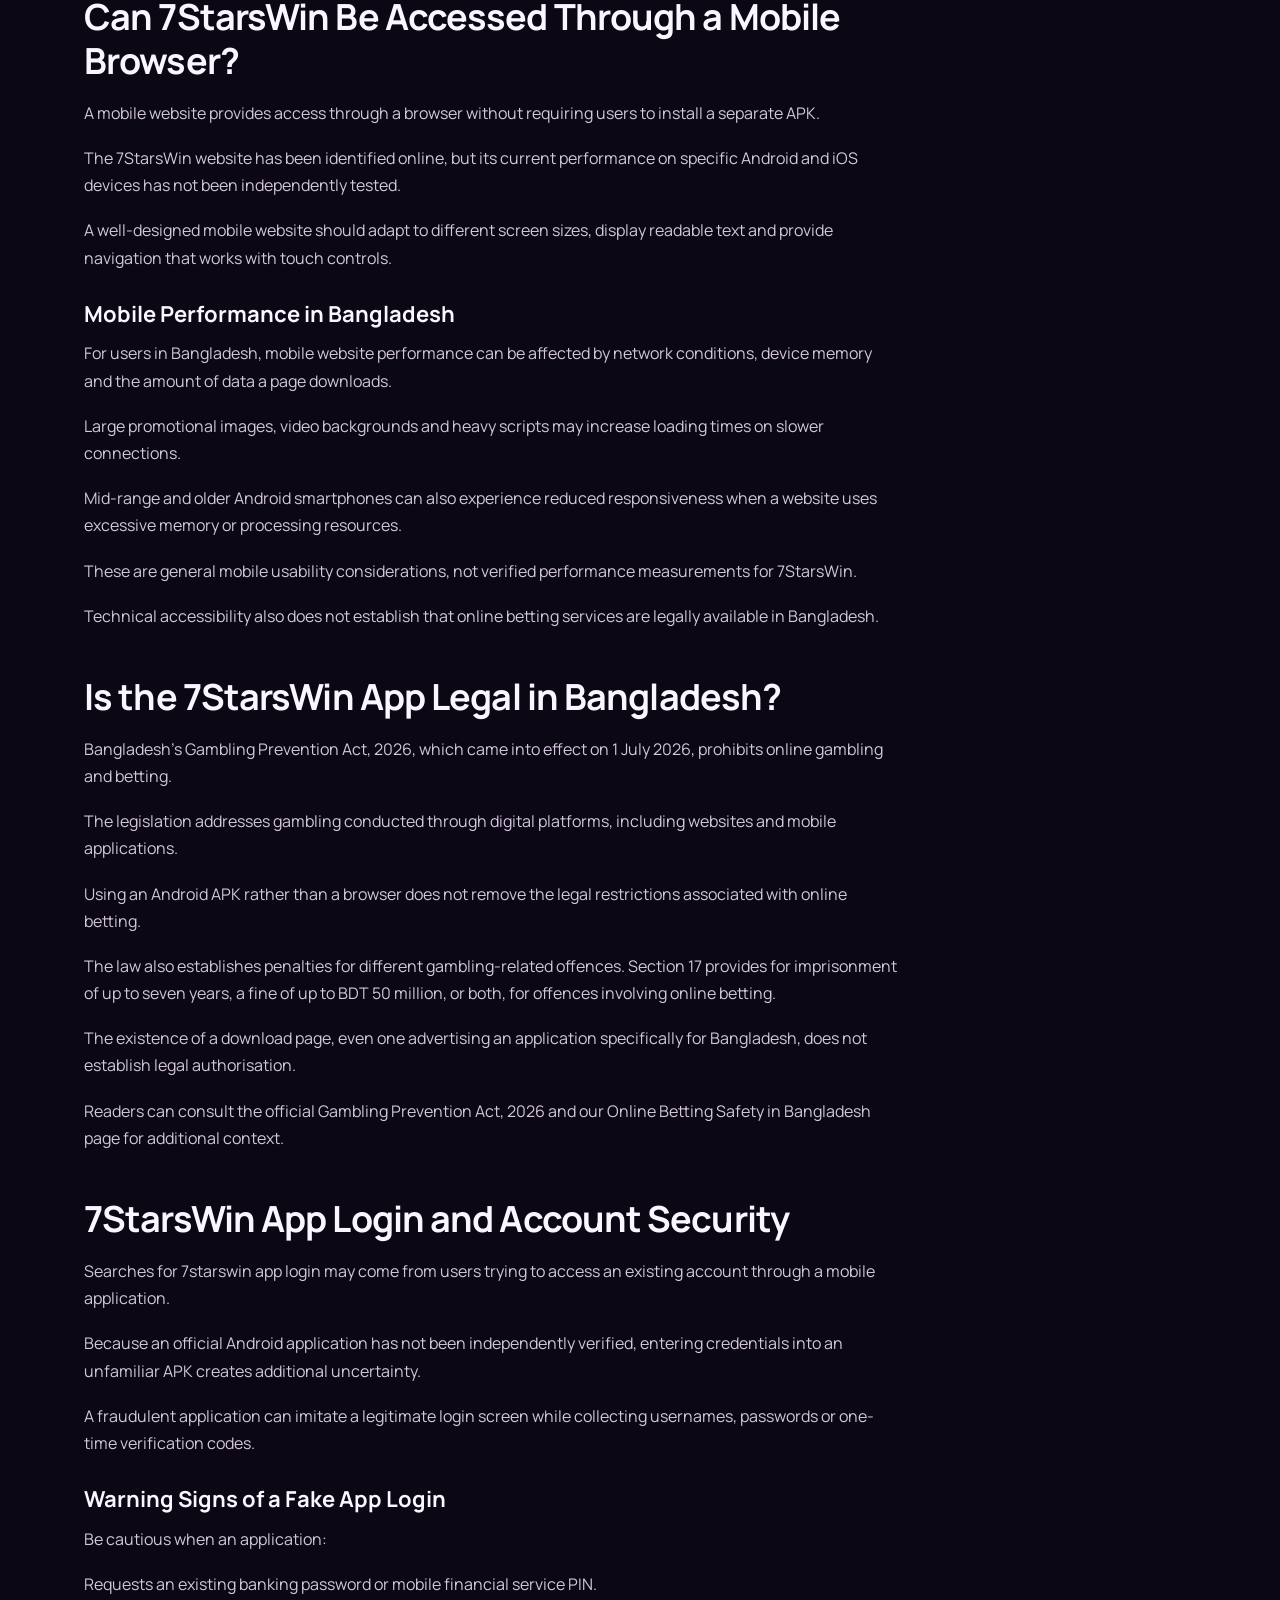
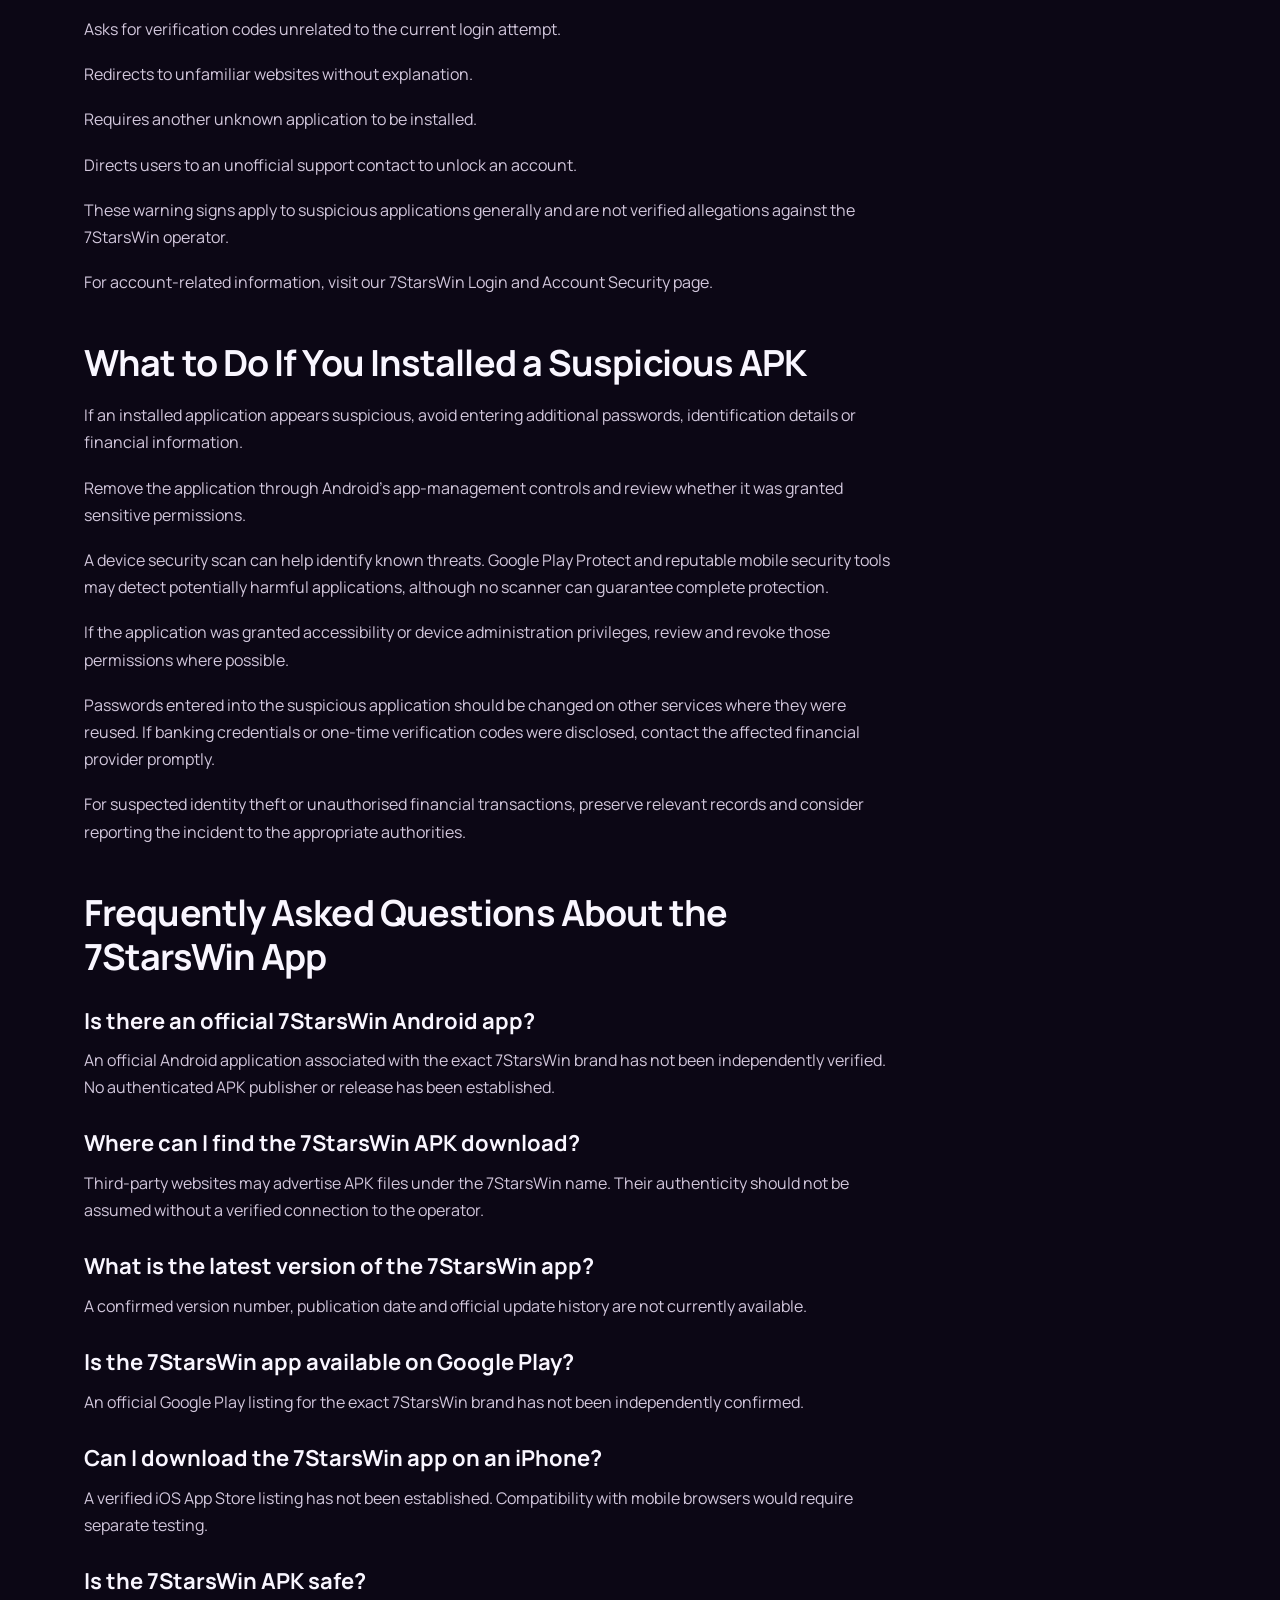
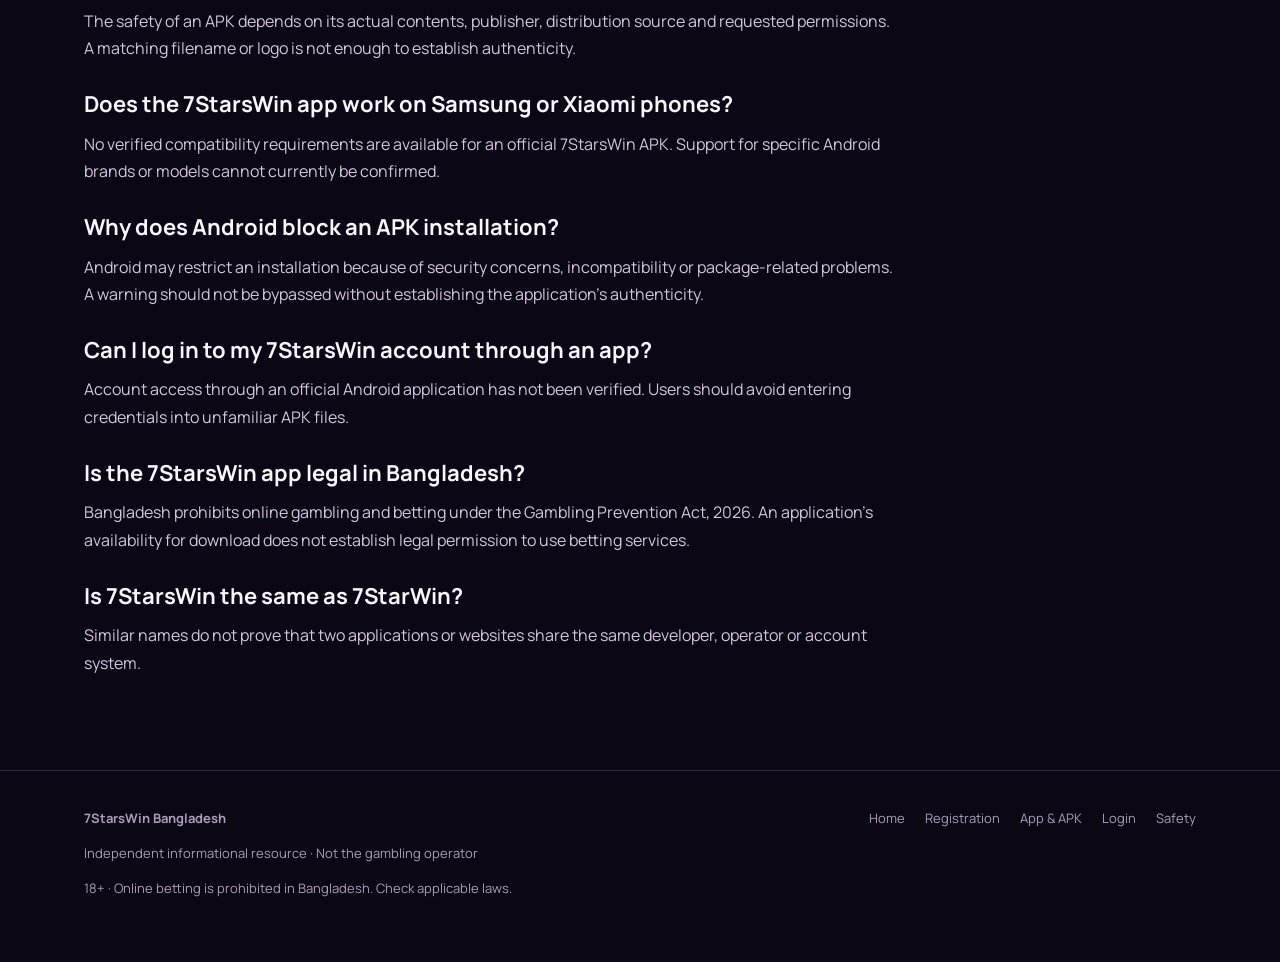
<file: app/index.html>
<!doctype html><html lang="en-BD"><head><meta charset="utf-8"><meta name="viewport" content="width=device-width, initial-scale=1"><title>7StarsWin App Download – Android APK &amp; Mobile Safety</title><meta name="description" content="Looking for the 7StarsWin app download in Bangladesh? Find Android APK information, app version details, compatibility, security checks and mobile access advice."><meta name="google-site-verification" content="0uFd1ElsjOmUGyEy8n8kmBEcoYsldbgc4CepQYdx-HI"><link rel="canonical" href="https://7stars-win.org/app/"><meta property="og:title" content="7StarsWin App Download – Android APK &amp; Mobile Safety"><meta property="og:description" content="Looking for the 7StarsWin app download in Bangladesh? Find Android APK information, app version details, compatibility, security checks and mobile access advice."><meta property="og:url" content="https://7stars-win.org/app/"><meta property="og:type" content="website"><meta name="theme-color" content="#130a20"><link rel="icon" href="/assets/favicon.svg" type="image/svg+xml"><link rel="stylesheet" href="/assets/styles.css"><script src="/assets/app.js" defer></script></head><body><header class="site-header"><div class="wrap nav"><a class="brand" href="/" aria-label="7StarsWin Bangladesh home"><span class="brand-mark">7</span><span>7stars<span>win</span></span></a><button class="menu-toggle" type="button" aria-label="Open navigation" aria-expanded="false">☰</button><nav class="navlinks" aria-label="Main navigation"><a href="/">Home</a><a href="/register/">Registration</a><a href="/app/">App &amp; APK</a><a href="/login/">Login</a><a href="/safety/">Safety</a><a class="btn btn-purple" href="/visit-7stars/" rel="nofollow sponsored">Visit Platform ↗</a></nav></div></header><main><div class="wrap article-layout"><article class="article-content"><h1>7StarsWin App Download – Android APK and Mobile Access in Bangladesh</h1><p>People searching for the 7StarsWin app download are usually looking for an Android application, an APK installation file or information about accessing the betting platform on a smartphone. Search results may include websites advertising a 7StarsWin APK, but the presence of a download button does not prove that the file comes from the actual operator.</p><p>7StarsWin is associated with online sports betting, including football and basketball markets. However, an official Android application for the exact 7StarsWin brand has not been independently verified. No confirmed APK version, download size, developer identity or Android compatibility requirements are currently available.</p><p>This page covers the information behind searches such as 7starswin app, 7starswin bet app and 7starswin app download for android, with a focus on identifying authentic software, understanding Android installation risks and protecting personal information.</p><section class="wrap"><div class="bonus"><div class="bonus-grid"><div><span class="eyebrow">7StarsWin · Promotions information</span><h2>Welcome Package of Up to 195,000 BDT + 150 Free Spins</h2><p class="small">Make deposits and get bonuses!</p></div><a class="btn" href="/visit-7stars/" rel="nofollow sponsored">Visit Platform ↗</a></div></div></section><h2>Is There an Official 7StarsWin App?</h2><p>The 7StarsWin sportsbook can be identified online, but the existence of a betting website does not automatically mean that a separate Android application has been released.</p><p>An operator may provide a mobile website, a dedicated application or both. These products have different technical requirements and should be verified separately.</p><p>For 7StarsWin, no official APK has been authenticated against a confirmed publisher. A Google Play listing or iOS App Store listing associated with the exact brand has also not been independently established.</p><h3>7StarsWin Mobile App Information</h3><div class="table-scroll"><table><tr><th>Feature</th><th>Current status</th></tr><tr><td>Brand</td><td>7StarsWin</td></tr><tr><td>Platform category</td><td>Sports betting</td></tr><tr><td>Android APK</td><td>Official file not verified</td></tr><tr><td>Google Play availability</td><td>Not confirmed</td></tr><tr><td>iPhone application</td><td>Not confirmed</td></tr><tr><td>APK version</td><td>Not verified</td></tr><tr><td>APK file size</td><td>Not verified</td></tr><tr><td>Minimum Android version</td><td>Not confirmed</td></tr><tr><td>Developer or publisher</td><td>Not independently established</td></tr><tr><td>Mobile website</td><td>Website identified; device compatibility not tested</td></tr><tr><td>Bangladesh availability</td><td>Subject to local gambling restrictions</td></tr></table></div><p>Without a confirmed developer and distribution source, there is no reliable basis for recommending a particular 7StarsWin installation file.</p><h2>7StarsWin App Download for Android – Understanding APK Files</h2><p>An APK, short for Android Package Kit, is a file format used to distribute and install Android applications.</p><p>Apps downloaded through Google Play are normally installed through the store&#x27;s managed distribution process. Android also supports application distribution through other sources, including developer websites.</p><p>The distinction matters because a third-party APK may be genuine, outdated, modified or entirely unrelated to the product it claims to represent.</p><p>A file named 7starswin.apk is not proof of an official release. Anyone distributing an Android package can choose a filename that contains a recognised brand.</p><h3>Android APK vs Mobile Website</h3><div class="table-scroll"><table><tr><th>Feature</th><th>Android APK</th><th>Mobile website</th></tr><tr><td>Installation</td><td>Installs an application</td><td>Opens in a browser</td></tr><tr><td>Storage</td><td>Uses device storage</td><td>Uses browser cache and site storage</td></tr><tr><td>Updates</td><td>Depends on the distribution method</td><td>Website content updates remotely</td></tr><tr><td>Device permissions</td><td>May request Android permissions</td><td>Uses browser-controlled permissions</td></tr><tr><td>Offline functionality</td><td>Depends on the application</td><td>Usually requires connectivity</td></tr><tr><td>Main security concerns</td><td>Modified files, malware, excessive permissions</td><td>Phishing pages, redirects, credential theft</td></tr></table></div><p>Neither format is automatically secure. The authenticity of the software or website must be established separately.</p><h2>How to Verify a 7StarsWin APK</h2><p>Before trusting a file advertised as a 7StarsWin APK download, several technical details can help determine whether it has a credible origin.</p><p>These checks cannot guarantee that an application is safe, but they can reveal inconsistencies that deserve attention.</p><h3>1. Check the Developer or Publisher</h3><p>An identifiable developer is one of the first details to examine.</p><p>A credible application listing should provide a publisher name, relevant contact information and a privacy policy. Ideally, these details should correspond to information published by the verified operator.</p><p>For 7StarsWin, that connection has not been independently established.</p><p>A download page displaying only a logo, file size and installation button provides little evidence of authenticity.</p><h3>2. Examine the Download Source</h3><p>An application distributed through an unrelated website may have no connection to the company whose brand it uses.</p><p>Download portals, messaging groups and shortened links can also distribute modified installation packages.</p><p>A professional-looking website is not sufficient proof that the software has been obtained from its legitimate publisher.</p><h3>3. Review Android Permissions</h3><p>Android applications request permissions to access particular device functions or information.</p><p>For example, an application might request access to notifications, location, the camera or local files, depending on its functionality.</p><p>More sensitive permissions, such as SMS access, contact access, accessibility services or device administration, deserve particular scrutiny when requested by an unfamiliar application.</p><p>An app requesting access unrelated to its advertised purpose may expose users to unnecessary security risks.</p><h3>4. Check the App Signature</h3><p>Android requires APK files to be digitally signed before installation.</p><p>A digital signature helps Android identify the signing key associated with an application and determine whether updates are compatible with an existing installation.</p><p>However, a signed APK is not necessarily trustworthy. Malicious applications can also be digitally signed.</p><p>The useful comparison is whether the signature matches a previously authenticated release from the legitimate developer.</p><h3>5. Compare File Checksums</h3><p>A SHA-256 checksum is a cryptographic value calculated from a file&#x27;s contents.</p><p>If two APK files have the same SHA-256 checksum, this provides strong evidence that their contents are identical.</p><p>However, a checksum is only useful for authenticity checks when the reference value comes from a trusted source. A fraudulent download page can publish a checksum for its own malicious file.</p><p>No authenticated reference checksum has been established for a 7StarsWin Android application.</p><h2>7StarsWin APK Latest Version – What Can Be Confirmed?</h2><p>Searches for 7starswin apk latest version may lead to download pages displaying version numbers, publication dates or compatibility claims.</p><p>These details should not be accepted without evidence connecting the release to the actual developer.</p><p>A version number describes a particular software build. It does not establish that the file is official, secure or the most recent release.</p><h3>Application Details Worth Checking</h3><div class="table-scroll"><table><tr><th>Detail</th><th>Why it matters</th></tr><tr><td>Version number</td><td>Identifies a software release</td></tr><tr><td>Release date</td><td>Helps establish when it was published</td></tr><tr><td>Package name</td><td>Distinguishes Android applications</td></tr><tr><td>Signing certificate</td><td>Helps compare releases from the same publisher</td></tr><tr><td>File size</td><td>Helps identify unexpected differences between builds</td></tr><tr><td>Minimum Android version</td><td>Indicates operating-system compatibility</td></tr><tr><td>Update history</td><td>Shows documented changes and fixes</td></tr><tr><td>Developer identity</td><td>Helps establish the origin of the application</td></tr></table></div><p>For 7StarsWin, these details remain unverified. Publishing an invented version number, such as a supposed latest 2026 release, would give readers a misleading impression of authenticity.</p><h2>7StarsWin App Compatibility With Android Phones</h2><p>An Android application&#x27;s compatibility depends on its minimum supported operating-system version, processor architecture, required features and available device resources.</p><p>Without a verified 7StarsWin APK, specific compatibility claims cannot be made.</p><p>It would therefore be inaccurate to state that the application supports Android 8, Android 10, Android 14 or any other version without examining an authentic release.</p><p>The same applies to claims about compatibility with Samsung Galaxy, Xiaomi Redmi, Realme, Vivo or Oppo smartphones.</p><h3>Why an APK May Not Install</h3><p>Android installation failures can occur for several reasons unrelated to the brand of the application.</p><div class="table-scroll"><table><tr><th>Error or symptom</th><th>Possible explanation</th></tr><tr><td>App not installed</td><td>Package conflict, incompatibility or insufficient storage</td></tr><tr><td>Invalid package</td><td>Corrupted or incomplete file</td></tr><tr><td>Update installation fails</td><td>Signing certificate mismatch</td></tr><tr><td>Application closes immediately</td><td>Software defect or unsupported Android version</td></tr><tr><td>Security warning appears</td><td>Potentially harmful application or untrusted source</td></tr><tr><td>App cannot access a feature</td><td>Missing permission or unsupported device capability</td></tr></table></div><p>These are general Android issues, not confirmed errors from a 7StarsWin application.</p><p>If Android or Google Play Protect warns that an installation file may be harmful, disabling security protections simply to install it can increase the risk of malware.</p><h2>Can 7StarsWin Be Accessed Through a Mobile Browser?</h2><p>A mobile website provides access through a browser without requiring users to install a separate APK.</p><p>The 7StarsWin website has been identified online, but its current performance on specific Android and iOS devices has not been independently tested.</p><p>A well-designed mobile website should adapt to different screen sizes, display readable text and provide navigation that works with touch controls.</p><h3>Mobile Performance in Bangladesh</h3><p>For users in Bangladesh, mobile website performance can be affected by network conditions, device memory and the amount of data a page downloads.</p><p>Large promotional images, video backgrounds and heavy scripts may increase loading times on slower connections.</p><p>Mid-range and older Android smartphones can also experience reduced responsiveness when a website uses excessive memory or processing resources.</p><p>These are general mobile usability considerations, not verified performance measurements for 7StarsWin.</p><p>Technical accessibility also does not establish that online betting services are legally available in Bangladesh.</p><h2>Is the 7StarsWin App Legal in Bangladesh?</h2><p>Bangladesh&#x27;s Gambling Prevention Act, 2026, which came into effect on 1 July 2026, prohibits online gambling and betting.</p><p>The legislation addresses gambling conducted through digital platforms, including websites and mobile applications.</p><p>Using an Android APK rather than a browser does not remove the legal restrictions associated with online betting.</p><p>The law also establishes penalties for different gambling-related offences. Section 17 provides for imprisonment of up to seven years, a fine of up to BDT 50 million, or both, for offences involving online betting.</p><p>The existence of a download page, even one advertising an application specifically for Bangladesh, does not establish legal authorisation.</p><p>Readers can consult the official Gambling Prevention Act, 2026 and our Online Betting Safety in Bangladesh page for additional context.</p><h2>7StarsWin App Login and Account Security</h2><p>Searches for 7starswin app login may come from users trying to access an existing account through a mobile application.</p><p>Because an official Android application has not been independently verified, entering credentials into an unfamiliar APK creates additional uncertainty.</p><p>A fraudulent application can imitate a legitimate login screen while collecting usernames, passwords or one-time verification codes.</p><h3>Warning Signs of a Fake App Login</h3><p>Be cautious when an application:</p><p>Requests an existing banking password or mobile financial service PIN.</p><p>Asks for verification codes unrelated to the current login attempt.</p><p>Redirects to unfamiliar websites without explanation.</p><p>Requires another unknown application to be installed.</p><p>Directs users to an unofficial support contact to unlock an account.</p><p>These warning signs apply to suspicious applications generally and are not verified allegations against the 7StarsWin operator.</p><p>For account-related information, visit our 7StarsWin Login and Account Security page.</p><h2>What to Do If You Installed a Suspicious APK</h2><p>If an installed application appears suspicious, avoid entering additional passwords, identification details or financial information.</p><p>Remove the application through Android&#x27;s app-management controls and review whether it was granted sensitive permissions.</p><p>A device security scan can help identify known threats. Google Play Protect and reputable mobile security tools may detect potentially harmful applications, although no scanner can guarantee complete protection.</p><p>If the application was granted accessibility or device administration privileges, review and revoke those permissions where possible.</p><p>Passwords entered into the suspicious application should be changed on other services where they were reused. If banking credentials or one-time verification codes were disclosed, contact the affected financial provider promptly.</p><p>For suspected identity theft or unauthorised financial transactions, preserve relevant records and consider reporting the incident to the appropriate authorities.</p><h2>Frequently Asked Questions About the 7StarsWin App</h2><h3>Is there an official 7StarsWin Android app?</h3><p>An official Android application associated with the exact 7StarsWin brand has not been independently verified. No authenticated APK publisher or release has been established.</p><h3>Where can I find the 7StarsWin APK download?</h3><p>Third-party websites may advertise APK files under the 7StarsWin name. Their authenticity should not be assumed without a verified connection to the operator.</p><h3>What is the latest version of the 7StarsWin app?</h3><p>A confirmed version number, publication date and official update history are not currently available.</p><h3>Is the 7StarsWin app available on Google Play?</h3><p>An official Google Play listing for the exact 7StarsWin brand has not been independently confirmed.</p><h3>Can I download the 7StarsWin app on an iPhone?</h3><p>A verified iOS App Store listing has not been established. Compatibility with mobile browsers would require separate testing.</p><h3>Is the 7StarsWin APK safe?</h3><p>The safety of an APK depends on its actual contents, publisher, distribution source and requested permissions. A matching filename or logo is not enough to establish authenticity.</p><h3>Does the 7StarsWin app work on Samsung or Xiaomi phones?</h3><p>No verified compatibility requirements are available for an official 7StarsWin APK. Support for specific Android brands or models cannot currently be confirmed.</p><h3>Why does Android block an APK installation?</h3><p>Android may restrict an installation because of security concerns, incompatibility or package-related problems. A warning should not be bypassed without establishing the application&#x27;s authenticity.</p><h3>Can I log in to my 7StarsWin account through an app?</h3><p>Account access through an official Android application has not been verified. Users should avoid entering credentials into unfamiliar APK files.</p><h3>Is the 7StarsWin app legal in Bangladesh?</h3><p>Bangladesh prohibits online gambling and betting under the Gambling Prevention Act, 2026. An application&#x27;s availability for download does not establish legal permission to use betting services.</p><h3>Is 7StarsWin the same as 7StarWin?</h3><p>Similar names do not prove that two applications or websites share the same developer, operator or account system.</p></article><aside class="article-aside"><span class="eyebrow">Explore more</span><h3>7StarsWin information</h3><a href="/">Home</a><a href="/register/">Registration</a><a href="/app/">App &amp; APK</a><a href="/login/">Login</a><a href="/safety/">Safety</a><a class="btn btn-purple" href="/visit-7stars/" rel="nofollow sponsored">Visit Platform ↗</a><p>External affiliate destination. Local restrictions apply.</p></aside></div></main><footer class="footer"><div class="wrap footer-flex"><div><strong>7StarsWin Bangladesh</strong><p>Independent informational resource · Not the gambling operator</p><p>18+ · Online betting is prohibited in Bangladesh. Check applicable laws.</p></div><nav class="footer-links" aria-label="Footer navigation"><a href="/">Home</a><a href="/register/">Registration</a><a href="/app/">App &amp; APK</a><a href="/login/">Login</a><a href="/safety/">Safety</a></nav></div></footer></body></html>
</file>
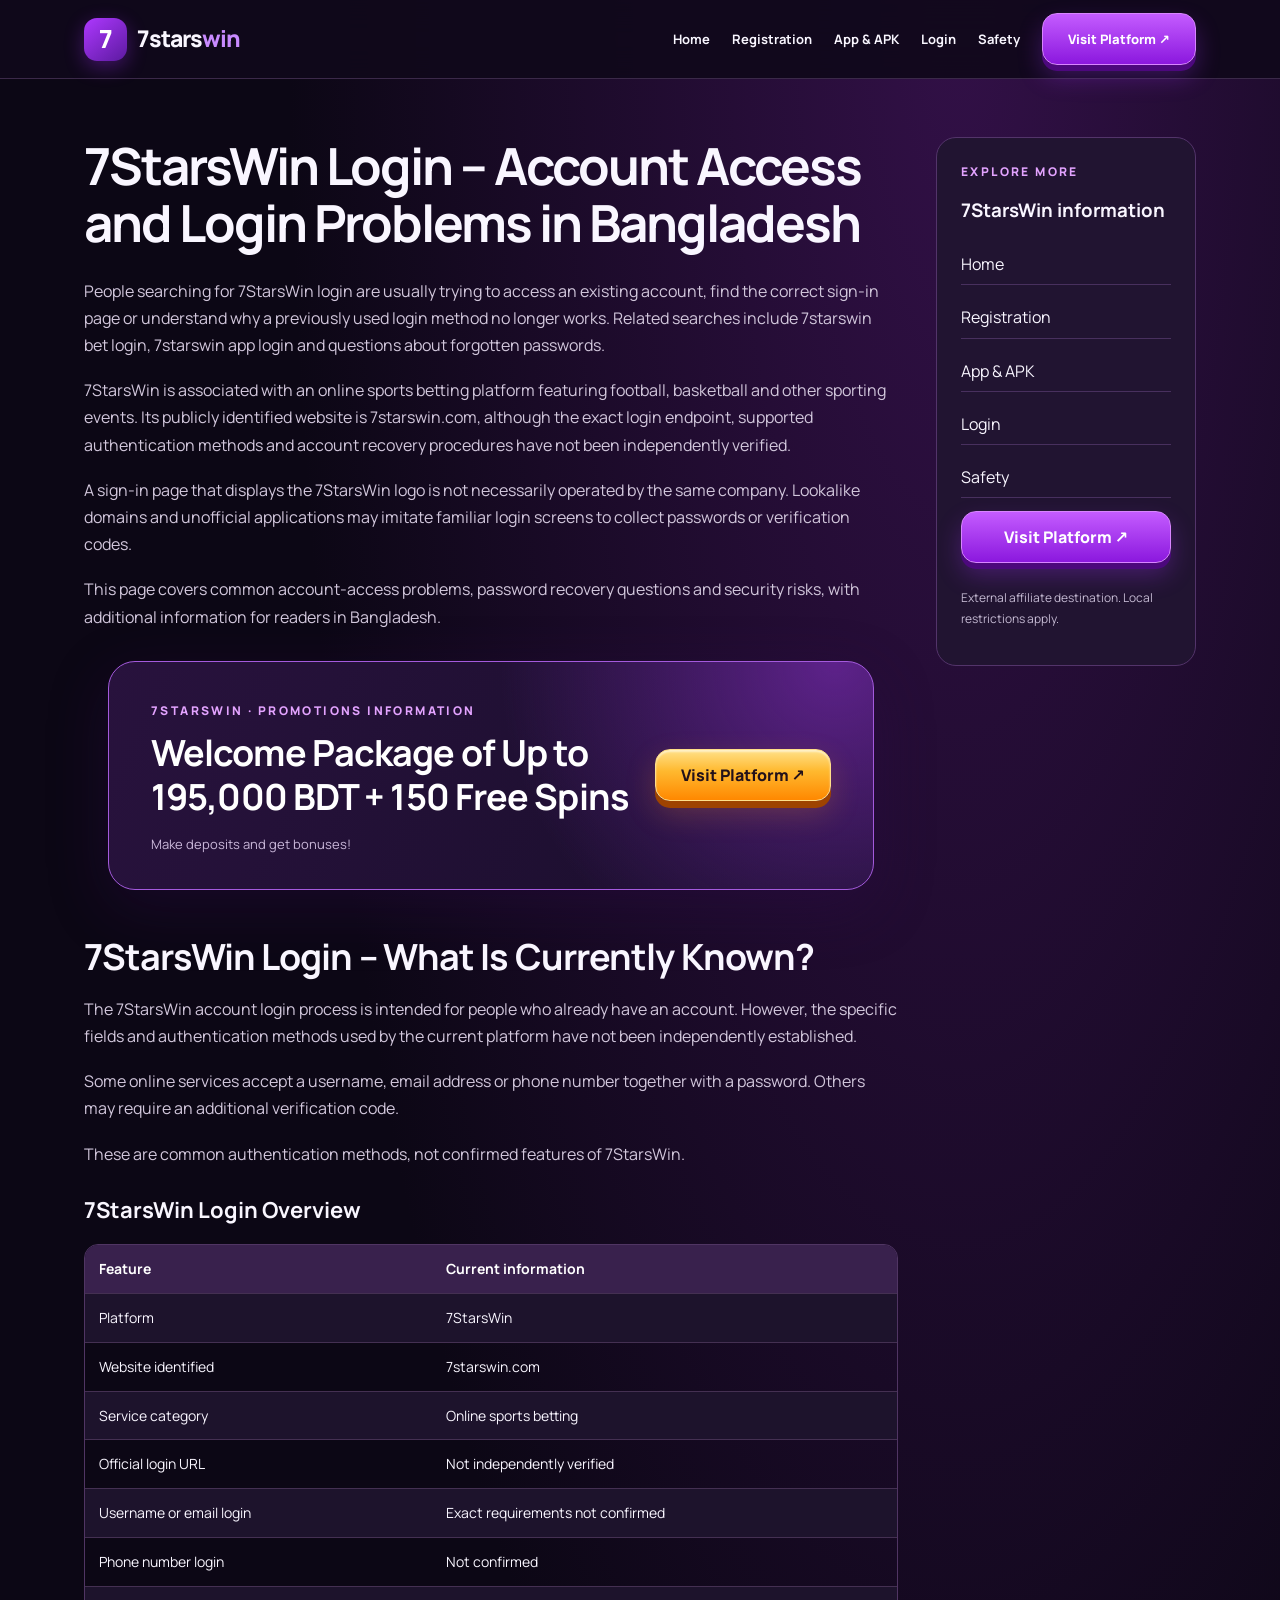
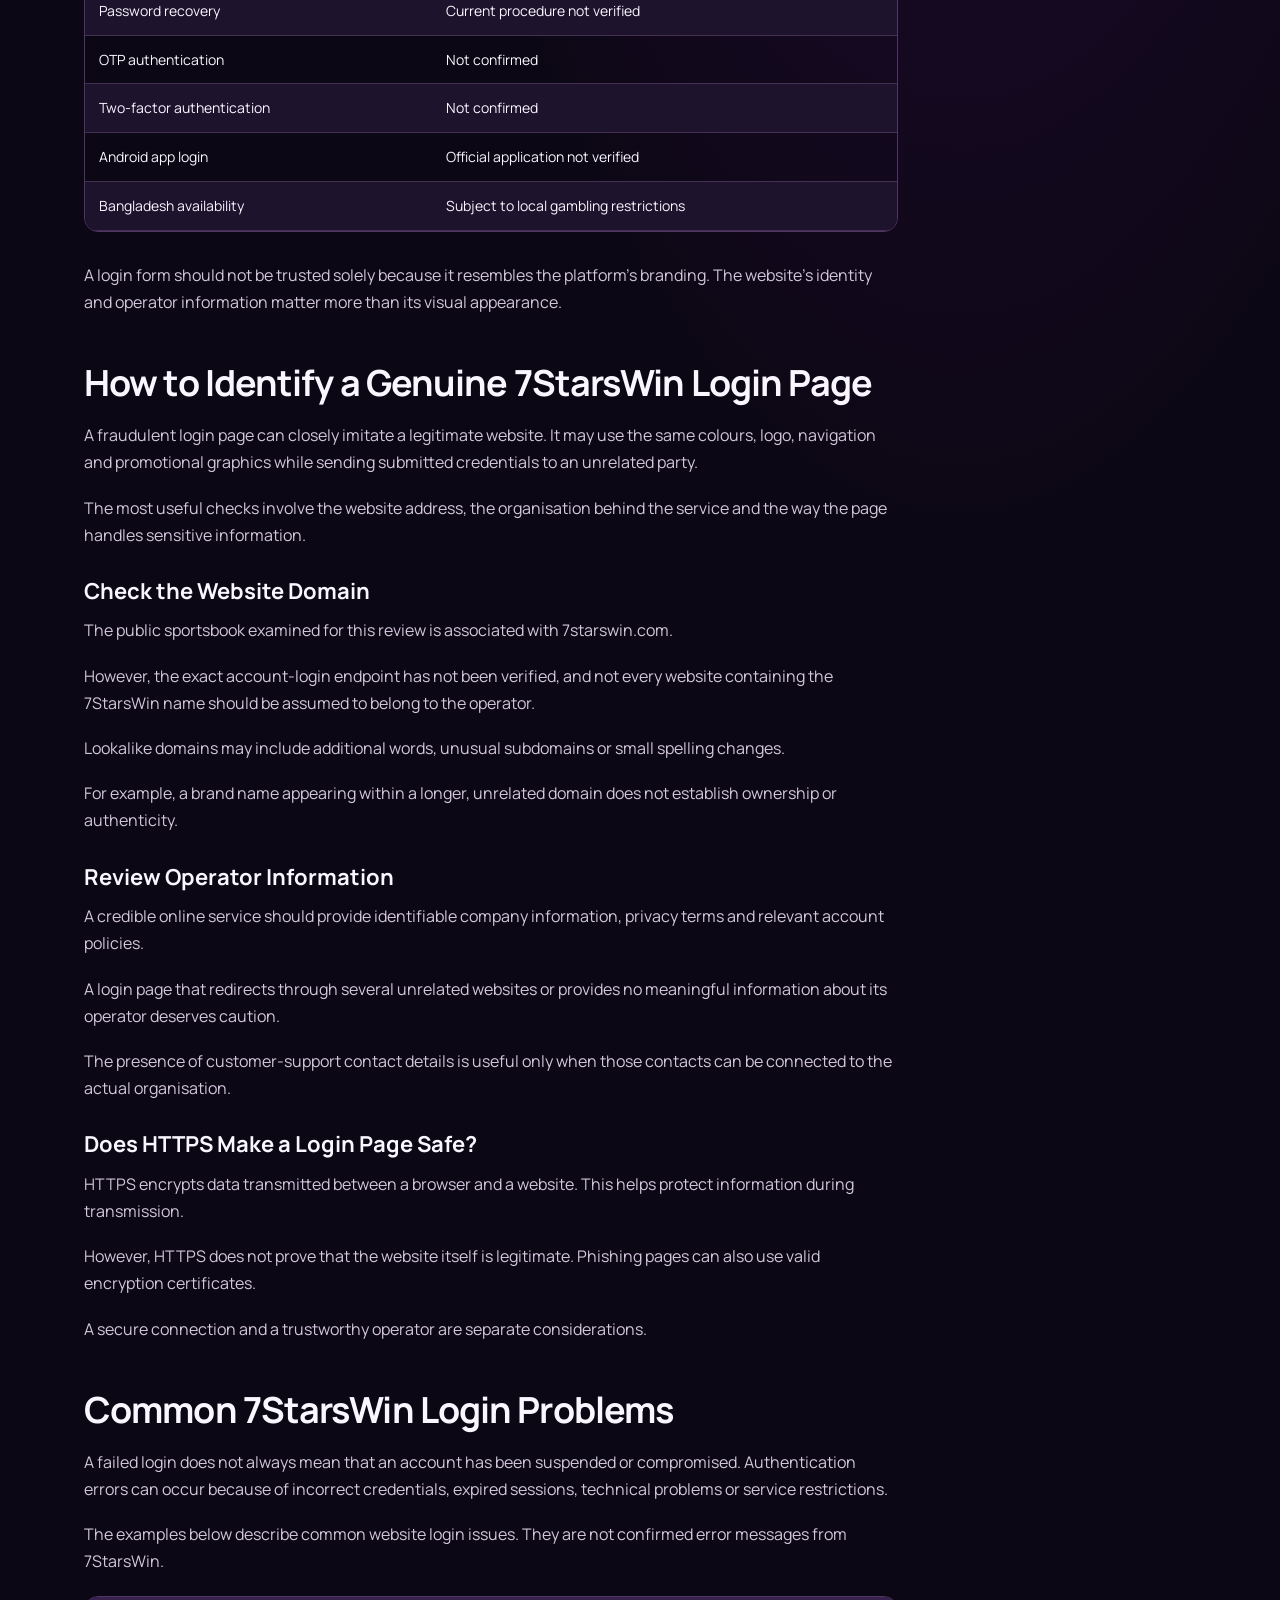
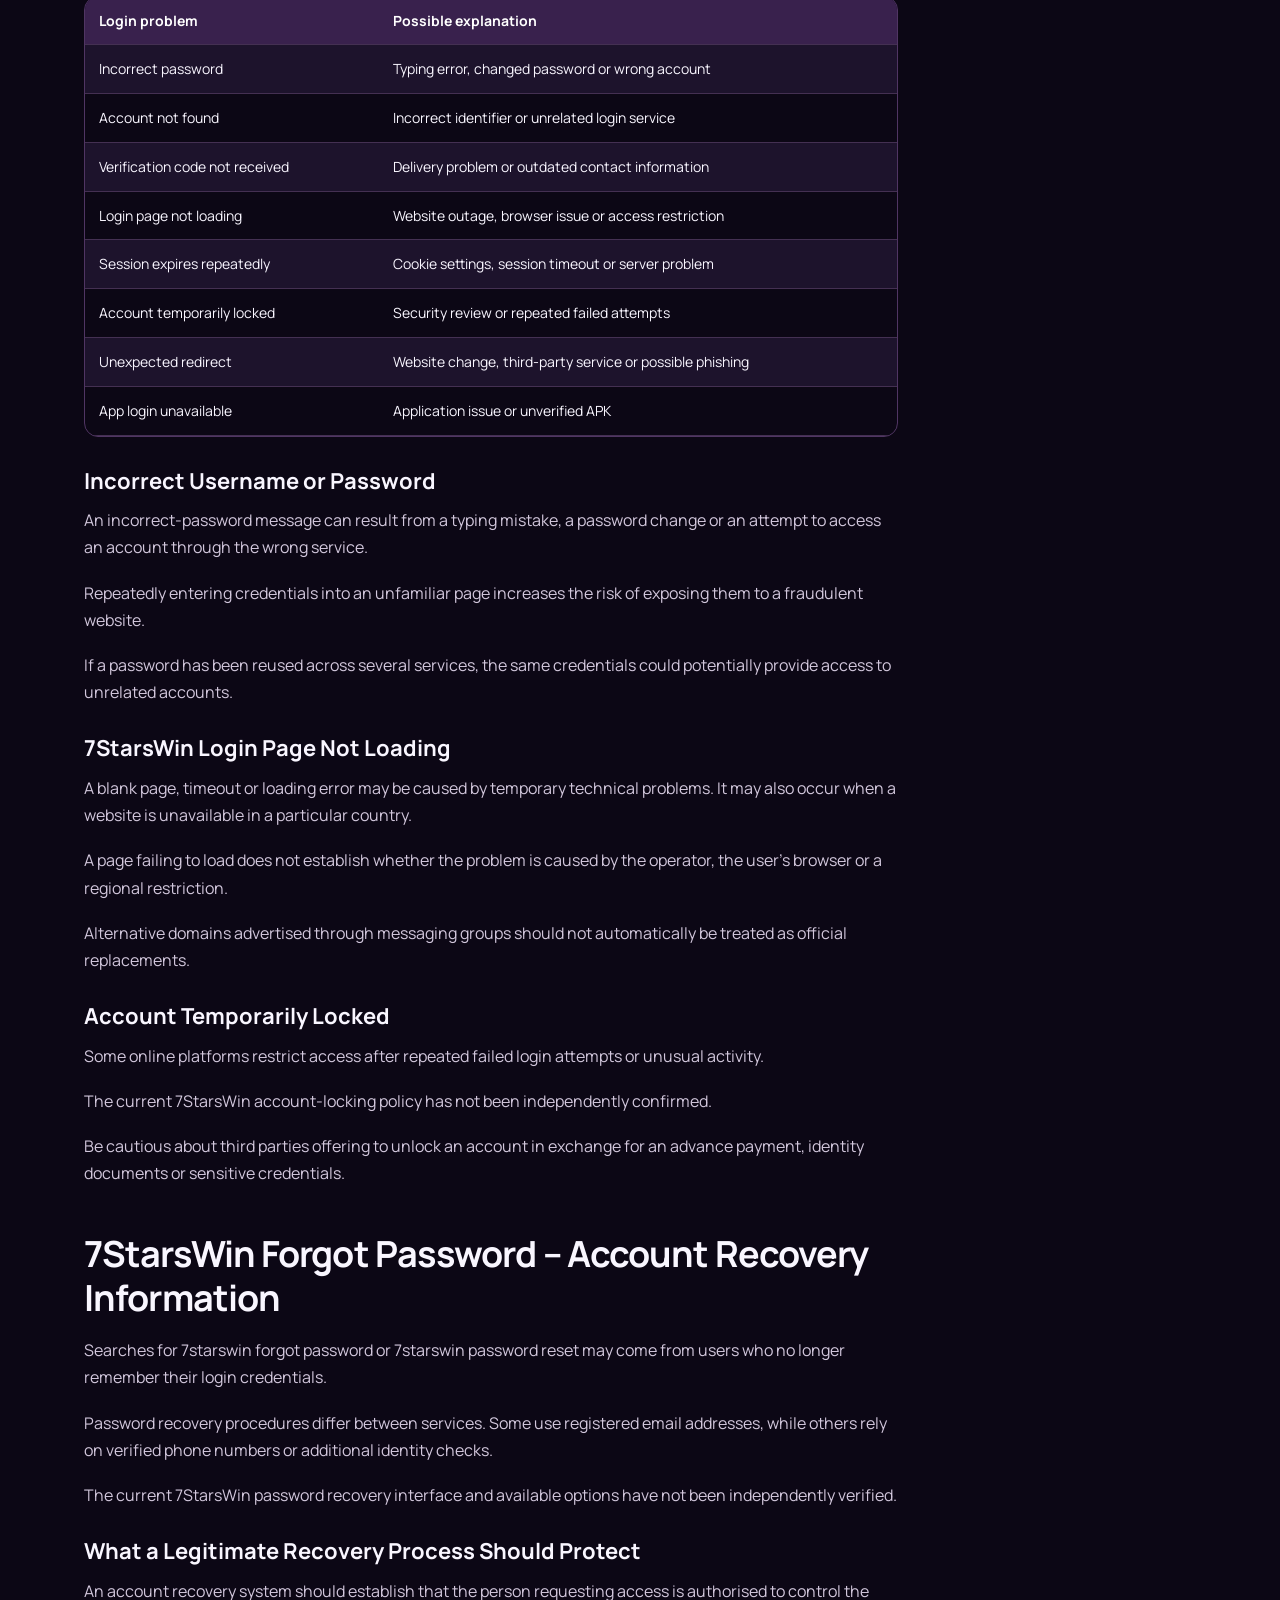
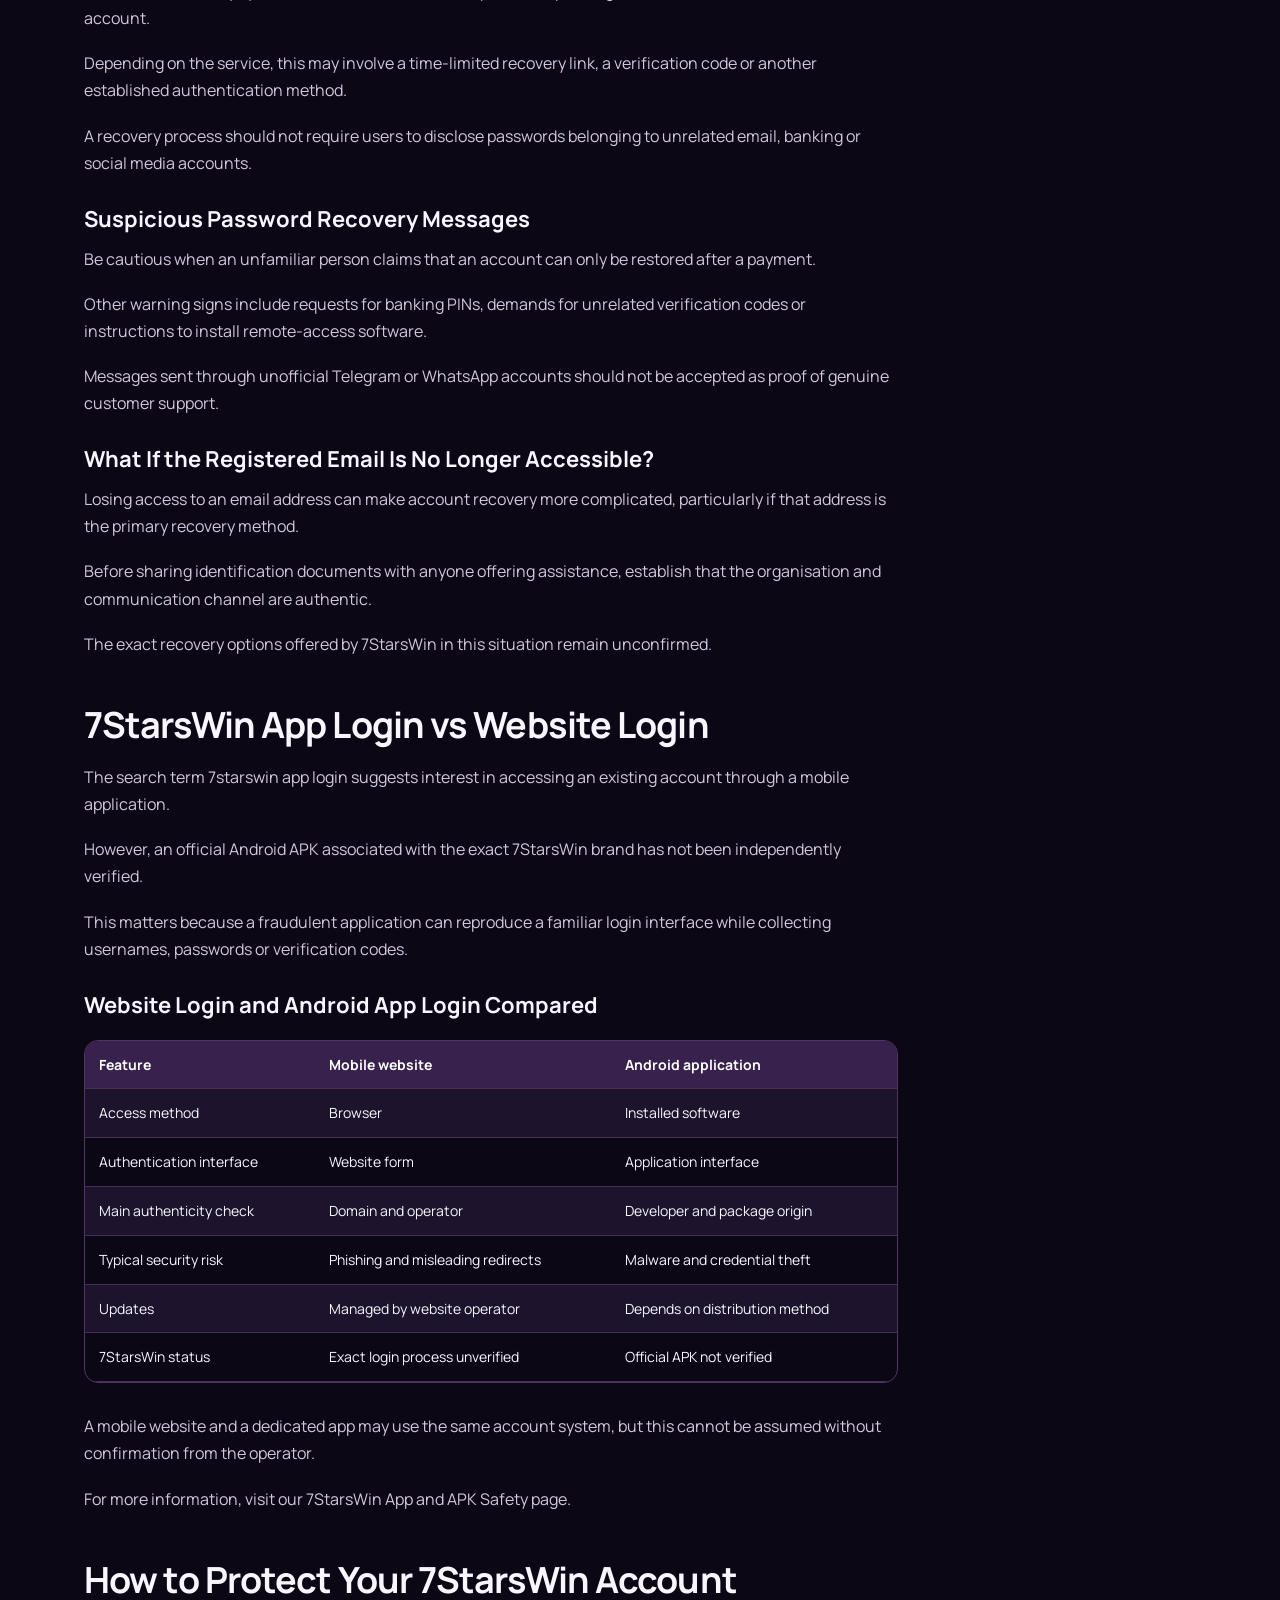
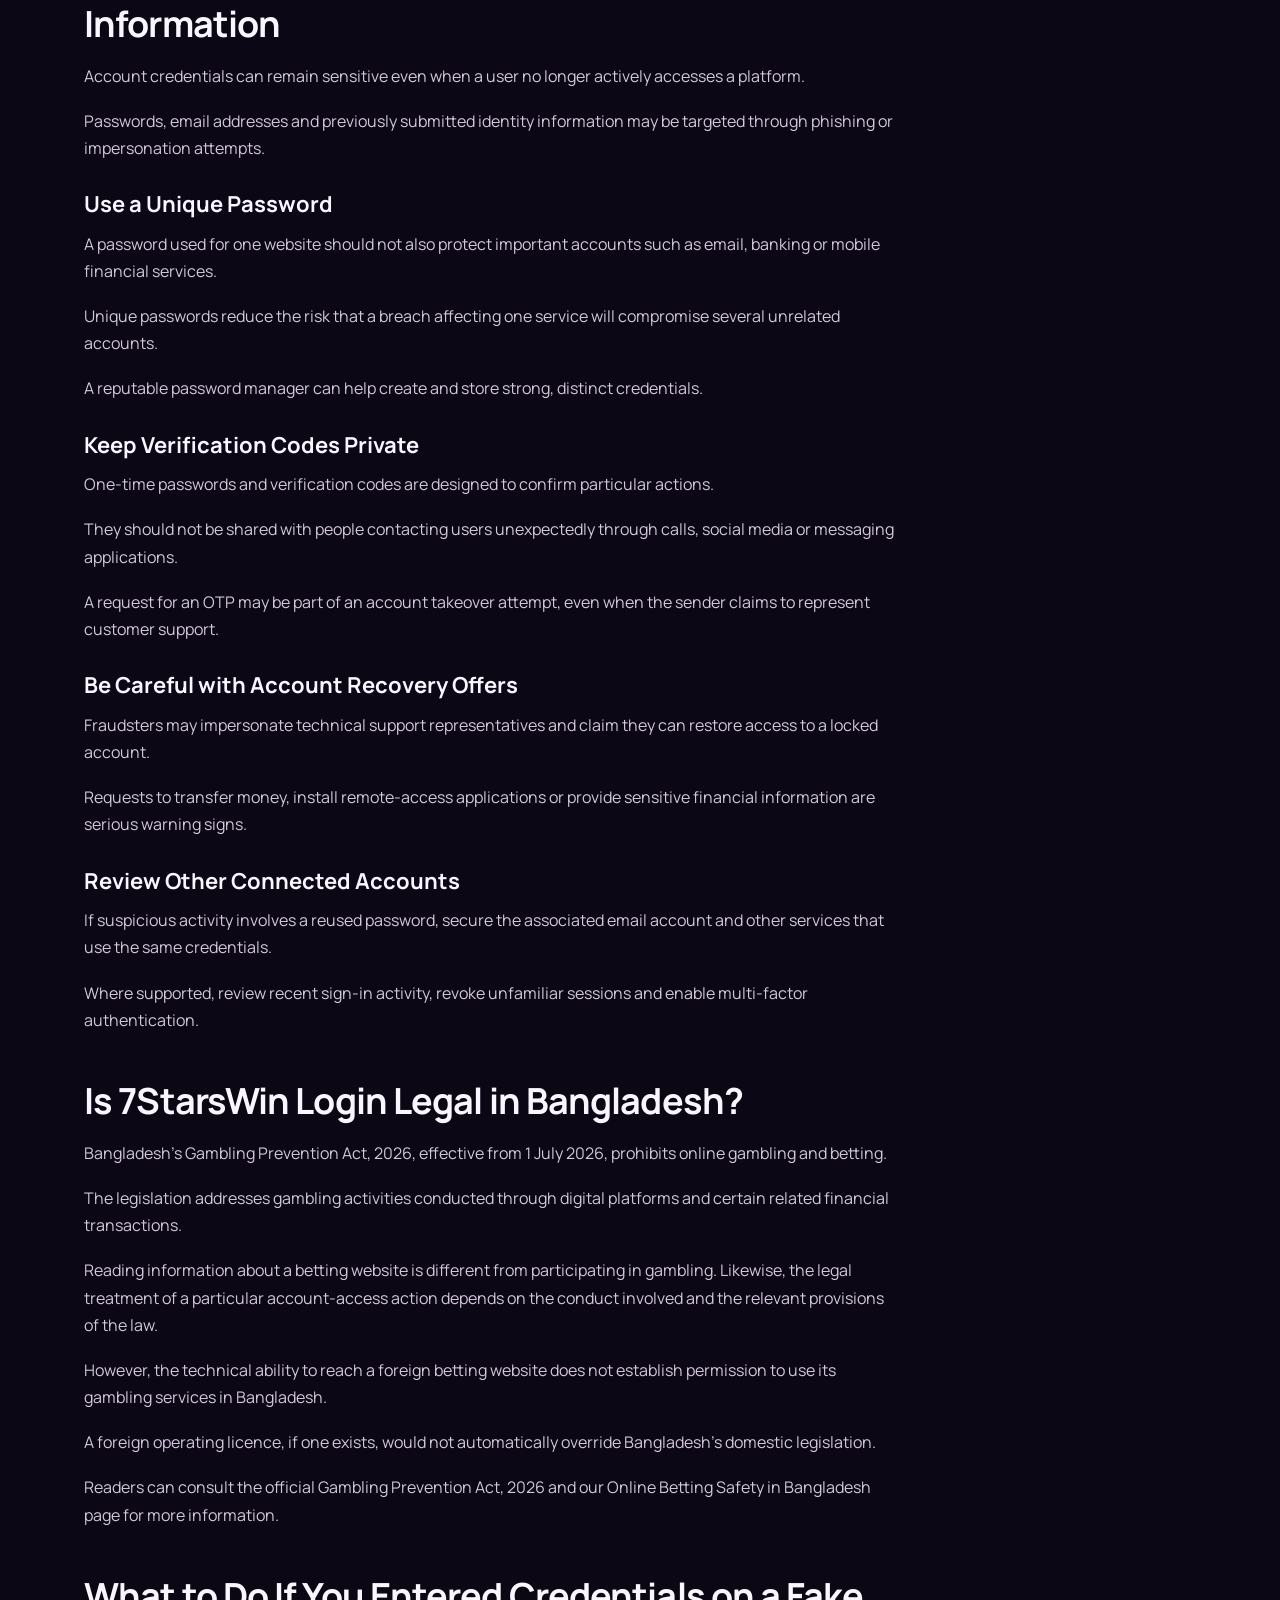
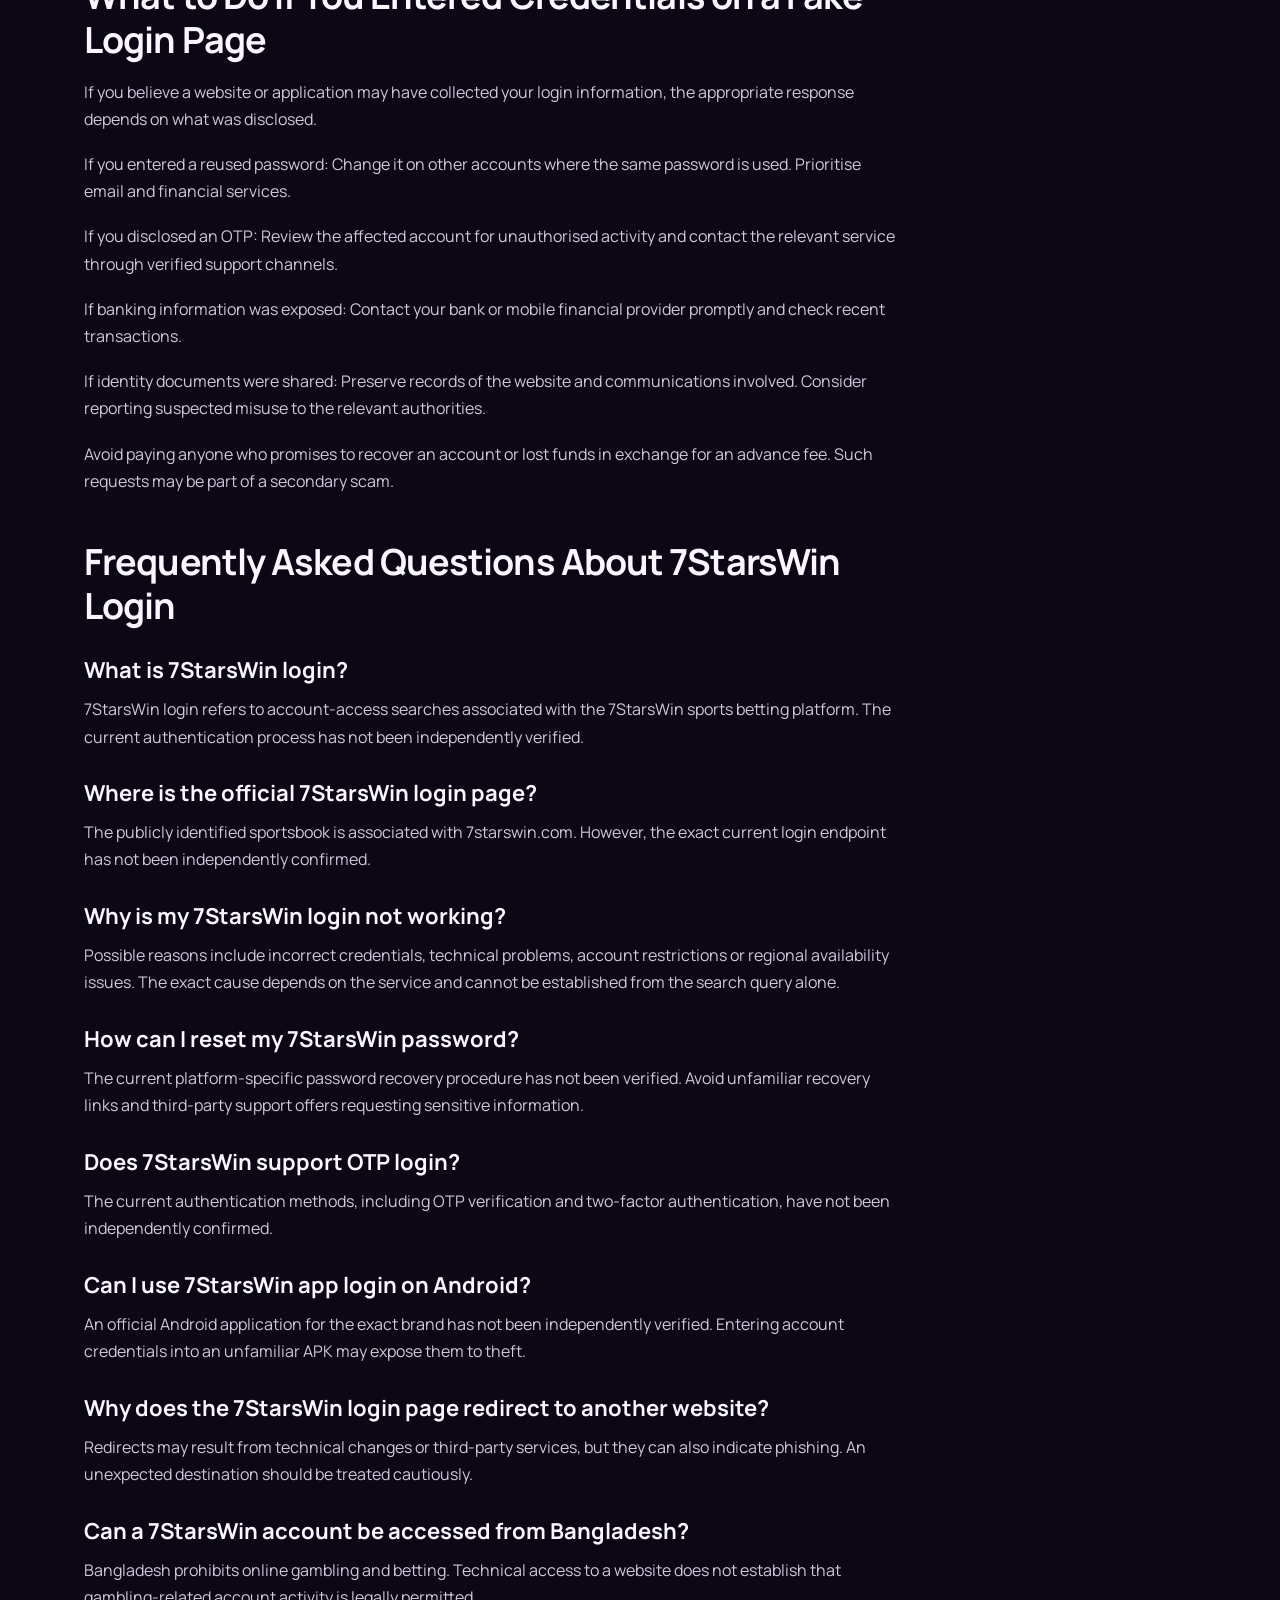
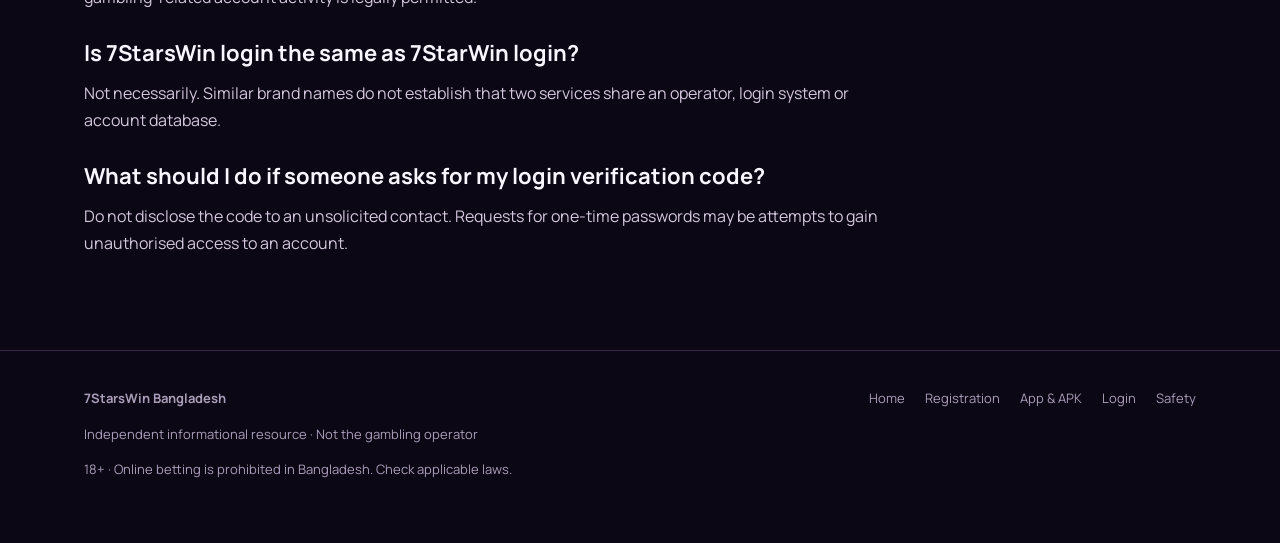
<file: login/index.html>
<!doctype html><html lang="en-BD"><head><meta charset="utf-8"><meta name="viewport" content="width=device-width, initial-scale=1"><title>7StarsWin Login – Account Access, Password &amp; Security</title><meta name="description" content="Looking for 7StarsWin login information? Explore common sign-in problems, password recovery, app login security and account access in Bangladesh."><meta name="google-site-verification" content="0uFd1ElsjOmUGyEy8n8kmBEcoYsldbgc4CepQYdx-HI"><link rel="canonical" href="https://7stars-win.org/login/"><meta property="og:title" content="7StarsWin Login – Account Access, Password &amp; Security"><meta property="og:description" content="Looking for 7StarsWin login information? Explore common sign-in problems, password recovery, app login security and account access in Bangladesh."><meta property="og:url" content="https://7stars-win.org/login/"><meta property="og:type" content="website"><meta name="theme-color" content="#130a20"><link rel="icon" href="/assets/favicon.svg" type="image/svg+xml"><link rel="stylesheet" href="/assets/styles.css"><script src="/assets/app.js" defer></script></head><body><header class="site-header"><div class="wrap nav"><a class="brand" href="/" aria-label="7StarsWin Bangladesh home"><span class="brand-mark">7</span><span>7stars<span>win</span></span></a><button class="menu-toggle" type="button" aria-label="Open navigation" aria-expanded="false">☰</button><nav class="navlinks" aria-label="Main navigation"><a href="/">Home</a><a href="/register/">Registration</a><a href="/app/">App &amp; APK</a><a href="/login/">Login</a><a href="/safety/">Safety</a><a class="btn btn-purple" href="/visit-7stars/" rel="nofollow sponsored">Visit Platform ↗</a></nav></div></header><main><div class="wrap article-layout"><article class="article-content"><h1>7StarsWin Login – Account Access and Login Problems in Bangladesh</h1><p>People searching for 7StarsWin login are usually trying to access an existing account, find the correct sign-in page or understand why a previously used login method no longer works. Related searches include 7starswin bet login, 7starswin app login and questions about forgotten passwords.</p><p>7StarsWin is associated with an online sports betting platform featuring football, basketball and other sporting events. Its publicly identified website is 7starswin.com, although the exact login endpoint, supported authentication methods and account recovery procedures have not been independently verified.</p><p>A sign-in page that displays the 7StarsWin logo is not necessarily operated by the same company. Lookalike domains and unofficial applications may imitate familiar login screens to collect passwords or verification codes.</p><p>This page covers common account-access problems, password recovery questions and security risks, with additional information for readers in Bangladesh.</p><section class="wrap"><div class="bonus"><div class="bonus-grid"><div><span class="eyebrow">7StarsWin · Promotions information</span><h2>Welcome Package of Up to 195,000 BDT + 150 Free Spins</h2><p class="small">Make deposits and get bonuses!</p></div><a class="btn" href="/visit-7stars/" rel="nofollow sponsored">Visit Platform ↗</a></div></div></section><h2>7StarsWin Login – What Is Currently Known?</h2><p>The 7StarsWin account login process is intended for people who already have an account. However, the specific fields and authentication methods used by the current platform have not been independently established.</p><p>Some online services accept a username, email address or phone number together with a password. Others may require an additional verification code.</p><p>These are common authentication methods, not confirmed features of 7StarsWin.</p><h3>7StarsWin Login Overview</h3><div class="table-scroll"><table><tr><th>Feature</th><th>Current information</th></tr><tr><td>Platform</td><td>7StarsWin</td></tr><tr><td>Website identified</td><td>7starswin.com</td></tr><tr><td>Service category</td><td>Online sports betting</td></tr><tr><td>Official login URL</td><td>Not independently verified</td></tr><tr><td>Username or email login</td><td>Exact requirements not confirmed</td></tr><tr><td>Phone number login</td><td>Not confirmed</td></tr><tr><td>Password recovery</td><td>Current procedure not verified</td></tr><tr><td>OTP authentication</td><td>Not confirmed</td></tr><tr><td>Two-factor authentication</td><td>Not confirmed</td></tr><tr><td>Android app login</td><td>Official application not verified</td></tr><tr><td>Bangladesh availability</td><td>Subject to local gambling restrictions</td></tr></table></div><p>A login form should not be trusted solely because it resembles the platform&#x27;s branding. The website&#x27;s identity and operator information matter more than its visual appearance.</p><h2>How to Identify a Genuine 7StarsWin Login Page</h2><p>A fraudulent login page can closely imitate a legitimate website. It may use the same colours, logo, navigation and promotional graphics while sending submitted credentials to an unrelated party.</p><p>The most useful checks involve the website address, the organisation behind the service and the way the page handles sensitive information.</p><h3>Check the Website Domain</h3><p>The public sportsbook examined for this review is associated with 7starswin.com.</p><p>However, the exact account-login endpoint has not been verified, and not every website containing the 7StarsWin name should be assumed to belong to the operator.</p><p>Lookalike domains may include additional words, unusual subdomains or small spelling changes.</p><p>For example, a brand name appearing within a longer, unrelated domain does not establish ownership or authenticity.</p><h3>Review Operator Information</h3><p>A credible online service should provide identifiable company information, privacy terms and relevant account policies.</p><p>A login page that redirects through several unrelated websites or provides no meaningful information about its operator deserves caution.</p><p>The presence of customer-support contact details is useful only when those contacts can be connected to the actual organisation.</p><h3>Does HTTPS Make a Login Page Safe?</h3><p>HTTPS encrypts data transmitted between a browser and a website. This helps protect information during transmission.</p><p>However, HTTPS does not prove that the website itself is legitimate. Phishing pages can also use valid encryption certificates.</p><p>A secure connection and a trustworthy operator are separate considerations.</p><h2>Common 7StarsWin Login Problems</h2><p>A failed login does not always mean that an account has been suspended or compromised. Authentication errors can occur because of incorrect credentials, expired sessions, technical problems or service restrictions.</p><p>The examples below describe common website login issues. They are not confirmed error messages from 7StarsWin.</p><div class="table-scroll"><table><tr><th>Login problem</th><th>Possible explanation</th></tr><tr><td>Incorrect password</td><td>Typing error, changed password or wrong account</td></tr><tr><td>Account not found</td><td>Incorrect identifier or unrelated login service</td></tr><tr><td>Verification code not received</td><td>Delivery problem or outdated contact information</td></tr><tr><td>Login page not loading</td><td>Website outage, browser issue or access restriction</td></tr><tr><td>Session expires repeatedly</td><td>Cookie settings, session timeout or server problem</td></tr><tr><td>Account temporarily locked</td><td>Security review or repeated failed attempts</td></tr><tr><td>Unexpected redirect</td><td>Website change, third-party service or possible phishing</td></tr><tr><td>App login unavailable</td><td>Application issue or unverified APK</td></tr></table></div><h3>Incorrect Username or Password</h3><p>An incorrect-password message can result from a typing mistake, a password change or an attempt to access an account through the wrong service.</p><p>Repeatedly entering credentials into an unfamiliar page increases the risk of exposing them to a fraudulent website.</p><p>If a password has been reused across several services, the same credentials could potentially provide access to unrelated accounts.</p><h3>7StarsWin Login Page Not Loading</h3><p>A blank page, timeout or loading error may be caused by temporary technical problems. It may also occur when a website is unavailable in a particular country.</p><p>A page failing to load does not establish whether the problem is caused by the operator, the user&#x27;s browser or a regional restriction.</p><p>Alternative domains advertised through messaging groups should not automatically be treated as official replacements.</p><h3>Account Temporarily Locked</h3><p>Some online platforms restrict access after repeated failed login attempts or unusual activity.</p><p>The current 7StarsWin account-locking policy has not been independently confirmed.</p><p>Be cautious about third parties offering to unlock an account in exchange for an advance payment, identity documents or sensitive credentials.</p><h2>7StarsWin Forgot Password – Account Recovery Information</h2><p>Searches for 7starswin forgot password or 7starswin password reset may come from users who no longer remember their login credentials.</p><p>Password recovery procedures differ between services. Some use registered email addresses, while others rely on verified phone numbers or additional identity checks.</p><p>The current 7StarsWin password recovery interface and available options have not been independently verified.</p><h3>What a Legitimate Recovery Process Should Protect</h3><p>An account recovery system should establish that the person requesting access is authorised to control the account.</p><p>Depending on the service, this may involve a time-limited recovery link, a verification code or another established authentication method.</p><p>A recovery process should not require users to disclose passwords belonging to unrelated email, banking or social media accounts.</p><h3>Suspicious Password Recovery Messages</h3><p>Be cautious when an unfamiliar person claims that an account can only be restored after a payment.</p><p>Other warning signs include requests for banking PINs, demands for unrelated verification codes or instructions to install remote-access software.</p><p>Messages sent through unofficial Telegram or WhatsApp accounts should not be accepted as proof of genuine customer support.</p><h3>What If the Registered Email Is No Longer Accessible?</h3><p>Losing access to an email address can make account recovery more complicated, particularly if that address is the primary recovery method.</p><p>Before sharing identification documents with anyone offering assistance, establish that the organisation and communication channel are authentic.</p><p>The exact recovery options offered by 7StarsWin in this situation remain unconfirmed.</p><h2>7StarsWin App Login vs Website Login</h2><p>The search term 7starswin app login suggests interest in accessing an existing account through a mobile application.</p><p>However, an official Android APK associated with the exact 7StarsWin brand has not been independently verified.</p><p>This matters because a fraudulent application can reproduce a familiar login interface while collecting usernames, passwords or verification codes.</p><h3>Website Login and Android App Login Compared</h3><div class="table-scroll"><table><tr><th>Feature</th><th>Mobile website</th><th>Android application</th></tr><tr><td>Access method</td><td>Browser</td><td>Installed software</td></tr><tr><td>Authentication interface</td><td>Website form</td><td>Application interface</td></tr><tr><td>Main authenticity check</td><td>Domain and operator</td><td>Developer and package origin</td></tr><tr><td>Typical security risk</td><td>Phishing and misleading redirects</td><td>Malware and credential theft</td></tr><tr><td>Updates</td><td>Managed by website operator</td><td>Depends on distribution method</td></tr><tr><td>7StarsWin status</td><td>Exact login process unverified</td><td>Official APK not verified</td></tr></table></div><p>A mobile website and a dedicated app may use the same account system, but this cannot be assumed without confirmation from the operator.</p><p>For more information, visit our 7StarsWin App and APK Safety page.</p><h2>How to Protect Your 7StarsWin Account Information</h2><p>Account credentials can remain sensitive even when a user no longer actively accesses a platform.</p><p>Passwords, email addresses and previously submitted identity information may be targeted through phishing or impersonation attempts.</p><h3>Use a Unique Password</h3><p>A password used for one website should not also protect important accounts such as email, banking or mobile financial services.</p><p>Unique passwords reduce the risk that a breach affecting one service will compromise several unrelated accounts.</p><p>A reputable password manager can help create and store strong, distinct credentials.</p><h3>Keep Verification Codes Private</h3><p>One-time passwords and verification codes are designed to confirm particular actions.</p><p>They should not be shared with people contacting users unexpectedly through calls, social media or messaging applications.</p><p>A request for an OTP may be part of an account takeover attempt, even when the sender claims to represent customer support.</p><h3>Be Careful with Account Recovery Offers</h3><p>Fraudsters may impersonate technical support representatives and claim they can restore access to a locked account.</p><p>Requests to transfer money, install remote-access applications or provide sensitive financial information are serious warning signs.</p><h3>Review Other Connected Accounts</h3><p>If suspicious activity involves a reused password, secure the associated email account and other services that use the same credentials.</p><p>Where supported, review recent sign-in activity, revoke unfamiliar sessions and enable multi-factor authentication.</p><h2>Is 7StarsWin Login Legal in Bangladesh?</h2><p>Bangladesh&#x27;s Gambling Prevention Act, 2026, effective from 1 July 2026, prohibits online gambling and betting.</p><p>The legislation addresses gambling activities conducted through digital platforms and certain related financial transactions.</p><p>Reading information about a betting website is different from participating in gambling. Likewise, the legal treatment of a particular account-access action depends on the conduct involved and the relevant provisions of the law.</p><p>However, the technical ability to reach a foreign betting website does not establish permission to use its gambling services in Bangladesh.</p><p>A foreign operating licence, if one exists, would not automatically override Bangladesh&#x27;s domestic legislation.</p><p>Readers can consult the official Gambling Prevention Act, 2026 and our Online Betting Safety in Bangladesh page for more information.</p><h2>What to Do If You Entered Credentials on a Fake Login Page</h2><p>If you believe a website or application may have collected your login information, the appropriate response depends on what was disclosed.</p><p>If you entered a reused password: Change it on other accounts where the same password is used. Prioritise email and financial services.</p><p>If you disclosed an OTP: Review the affected account for unauthorised activity and contact the relevant service through verified support channels.</p><p>If banking information was exposed: Contact your bank or mobile financial provider promptly and check recent transactions.</p><p>If identity documents were shared: Preserve records of the website and communications involved. Consider reporting suspected misuse to the relevant authorities.</p><p>Avoid paying anyone who promises to recover an account or lost funds in exchange for an advance fee. Such requests may be part of a secondary scam.</p><h2>Frequently Asked Questions About 7StarsWin Login</h2><h3>What is 7StarsWin login?</h3><p>7StarsWin login refers to account-access searches associated with the 7StarsWin sports betting platform. The current authentication process has not been independently verified.</p><h3>Where is the official 7StarsWin login page?</h3><p>The publicly identified sportsbook is associated with 7starswin.com. However, the exact current login endpoint has not been independently confirmed.</p><h3>Why is my 7StarsWin login not working?</h3><p>Possible reasons include incorrect credentials, technical problems, account restrictions or regional availability issues. The exact cause depends on the service and cannot be established from the search query alone.</p><h3>How can I reset my 7StarsWin password?</h3><p>The current platform-specific password recovery procedure has not been verified. Avoid unfamiliar recovery links and third-party support offers requesting sensitive information.</p><h3>Does 7StarsWin support OTP login?</h3><p>The current authentication methods, including OTP verification and two-factor authentication, have not been independently confirmed.</p><h3>Can I use 7StarsWin app login on Android?</h3><p>An official Android application for the exact brand has not been independently verified. Entering account credentials into an unfamiliar APK may expose them to theft.</p><h3>Why does the 7StarsWin login page redirect to another website?</h3><p>Redirects may result from technical changes or third-party services, but they can also indicate phishing. An unexpected destination should be treated cautiously.</p><h3>Can a 7StarsWin account be accessed from Bangladesh?</h3><p>Bangladesh prohibits online gambling and betting. Technical access to a website does not establish that gambling-related account activity is legally permitted.</p><h3>Is 7StarsWin login the same as 7StarWin login?</h3><p>Not necessarily. Similar brand names do not establish that two services share an operator, login system or account database.</p><h3>What should I do if someone asks for my login verification code?</h3><p>Do not disclose the code to an unsolicited contact. Requests for one-time passwords may be attempts to gain unauthorised access to an account.</p></article><aside class="article-aside"><span class="eyebrow">Explore more</span><h3>7StarsWin information</h3><a href="/">Home</a><a href="/register/">Registration</a><a href="/app/">App &amp; APK</a><a href="/login/">Login</a><a href="/safety/">Safety</a><a class="btn btn-purple" href="/visit-7stars/" rel="nofollow sponsored">Visit Platform ↗</a><p>External affiliate destination. Local restrictions apply.</p></aside></div></main><footer class="footer"><div class="wrap footer-flex"><div><strong>7StarsWin Bangladesh</strong><p>Independent informational resource · Not the gambling operator</p><p>18+ · Online betting is prohibited in Bangladesh. Check applicable laws.</p></div><nav class="footer-links" aria-label="Footer navigation"><a href="/">Home</a><a href="/register/">Registration</a><a href="/app/">App &amp; APK</a><a href="/login/">Login</a><a href="/safety/">Safety</a></nav></div></footer></body></html>
</file>
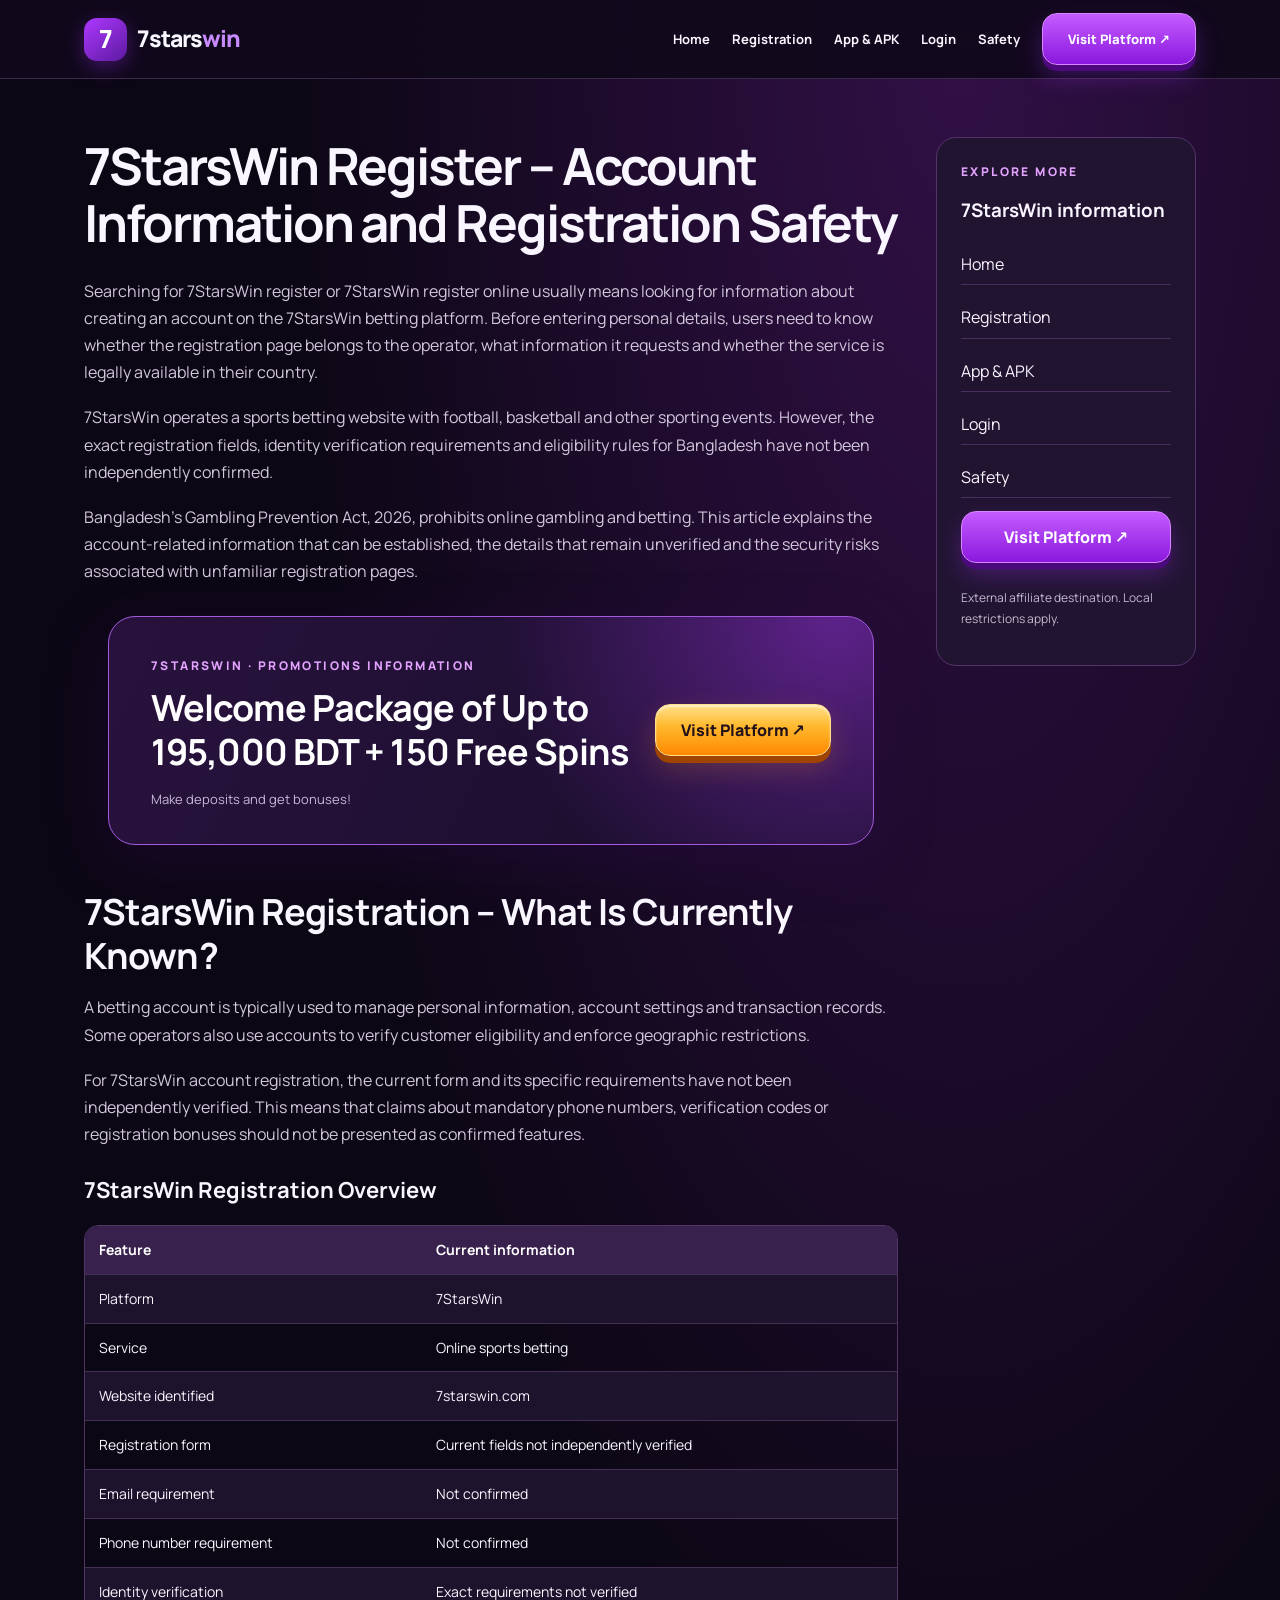
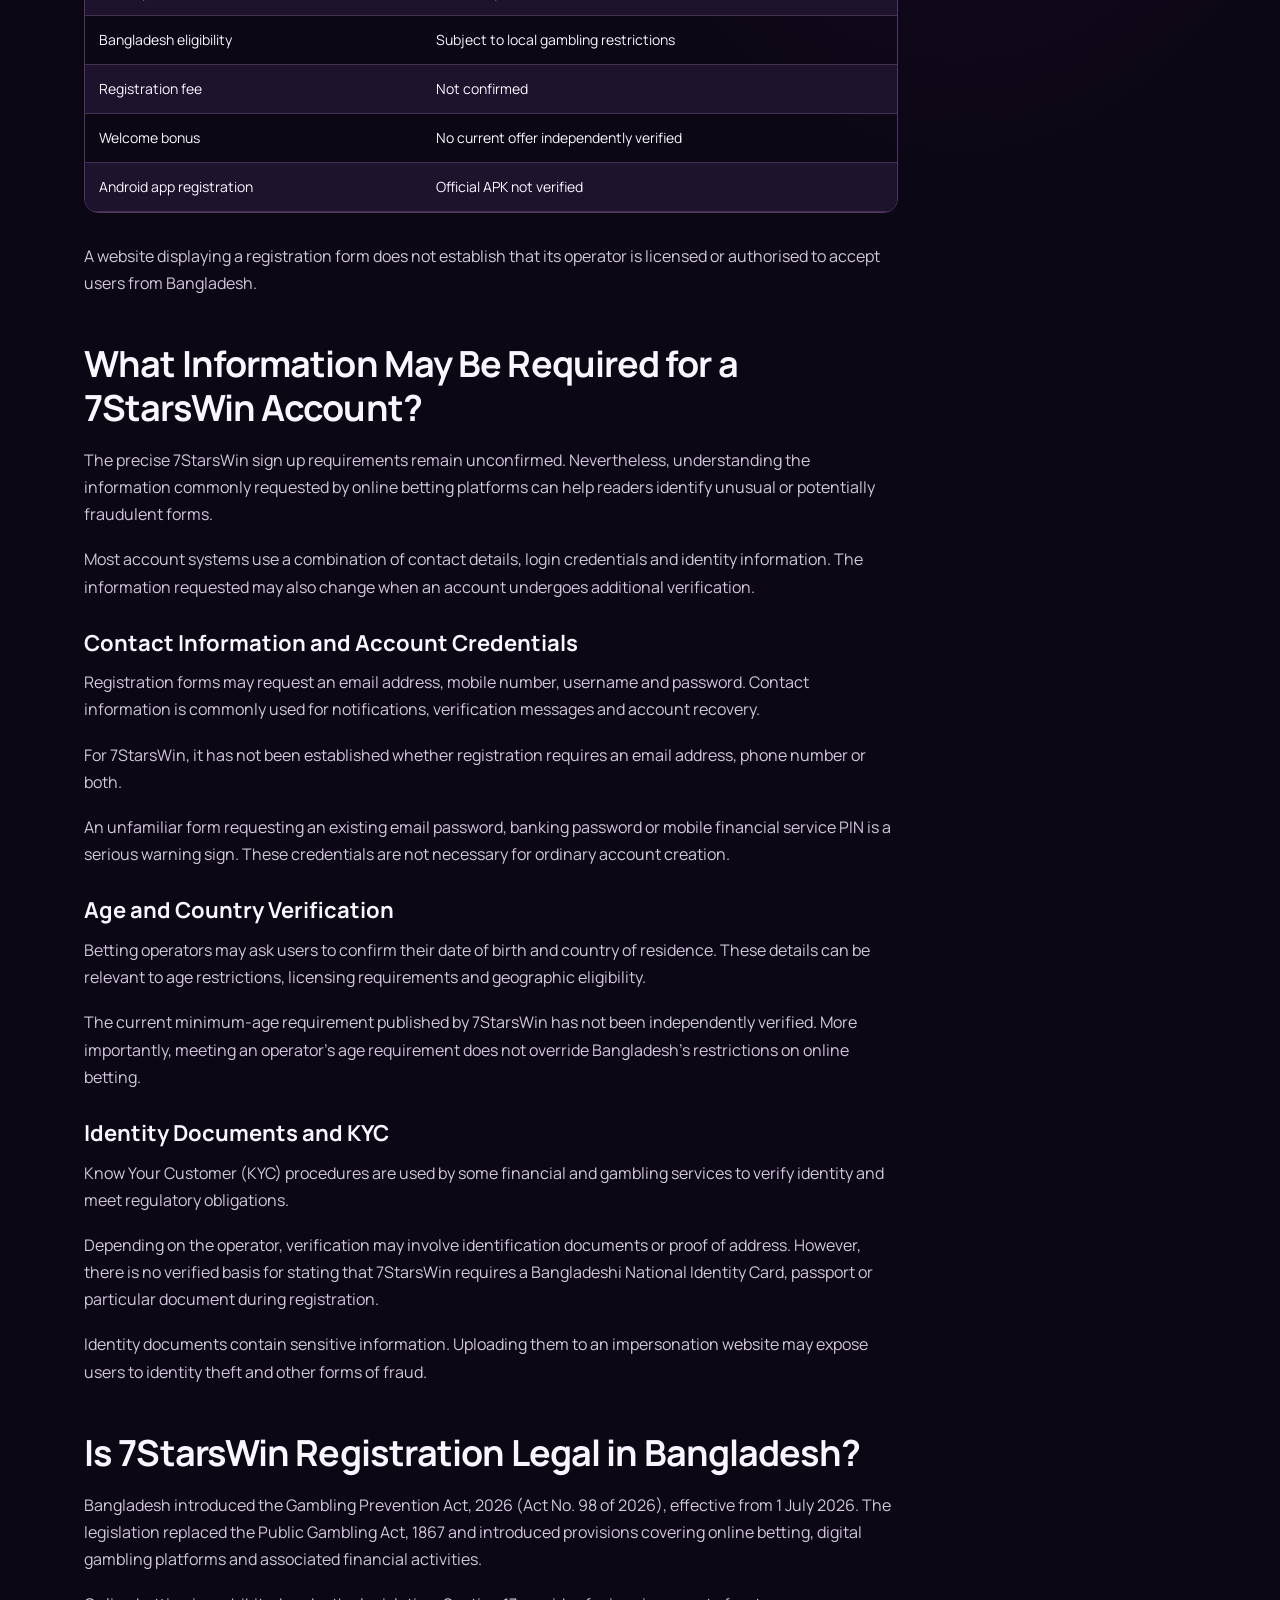
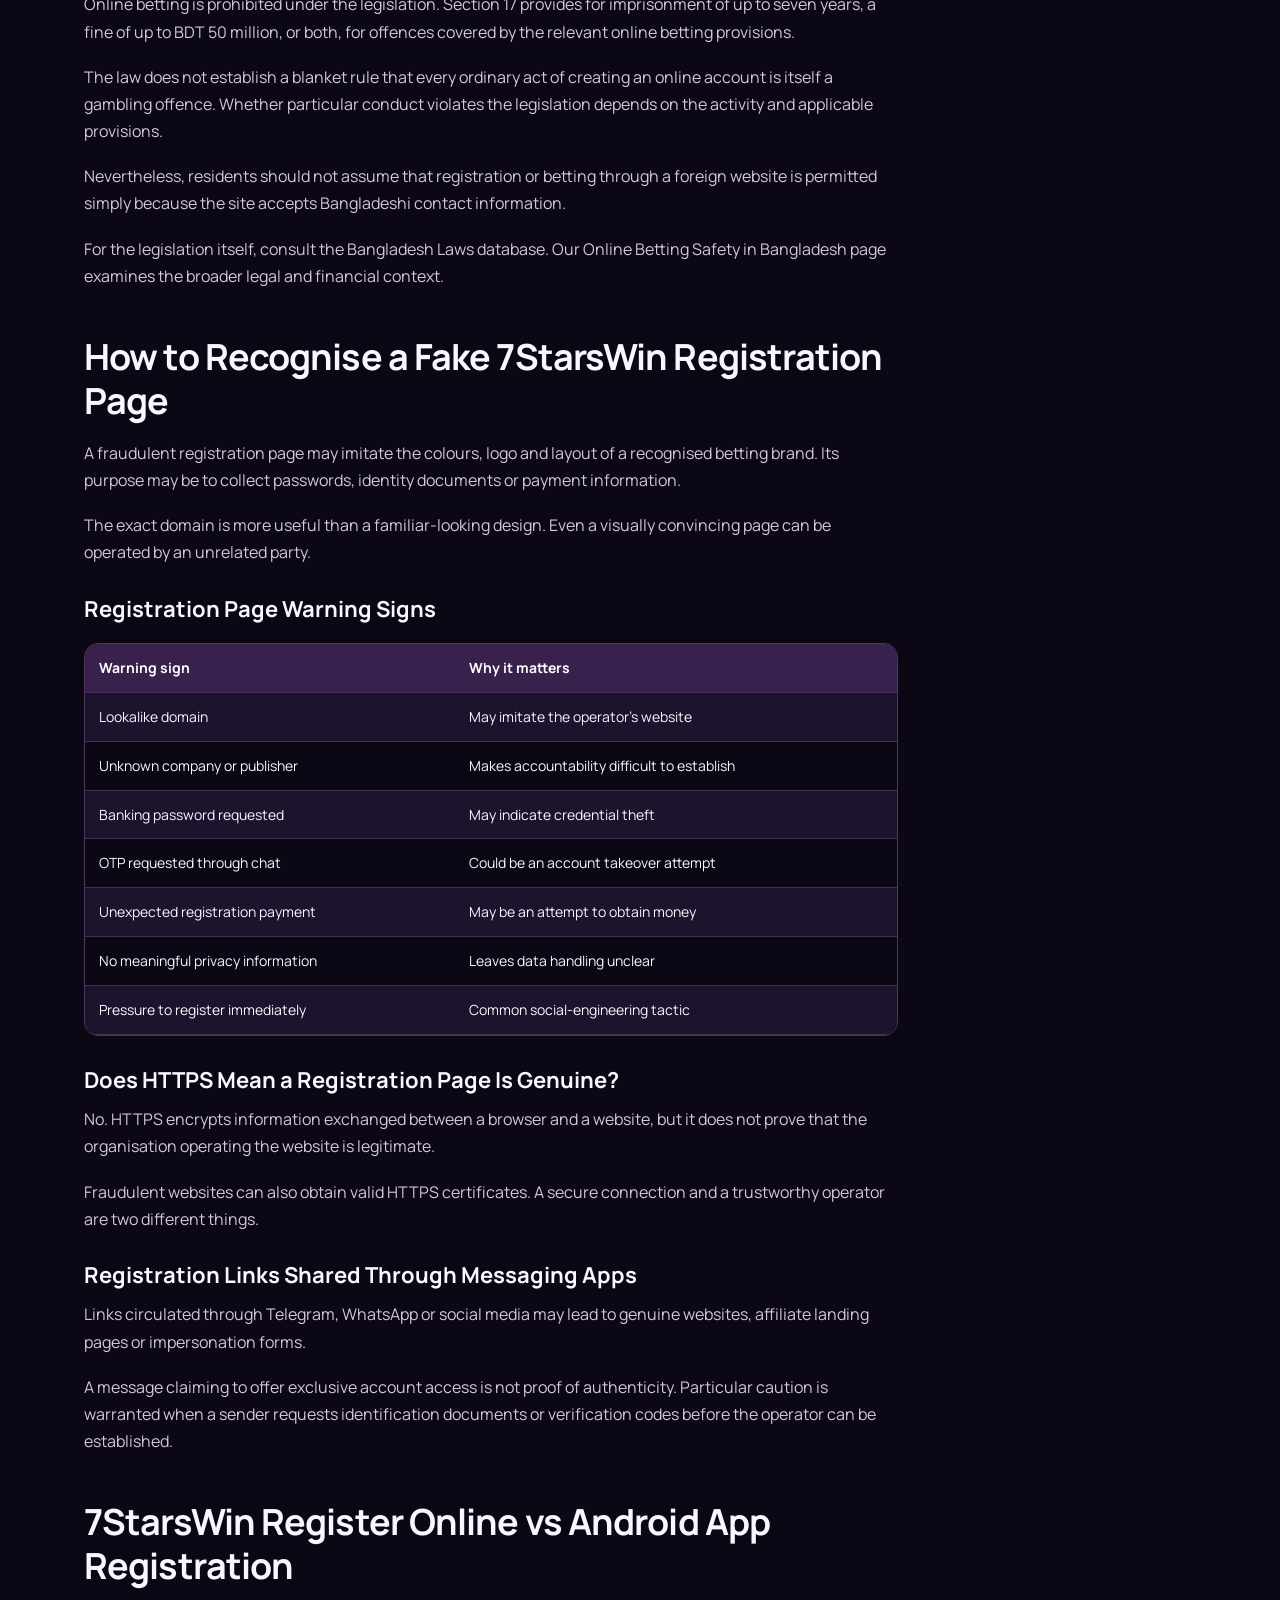
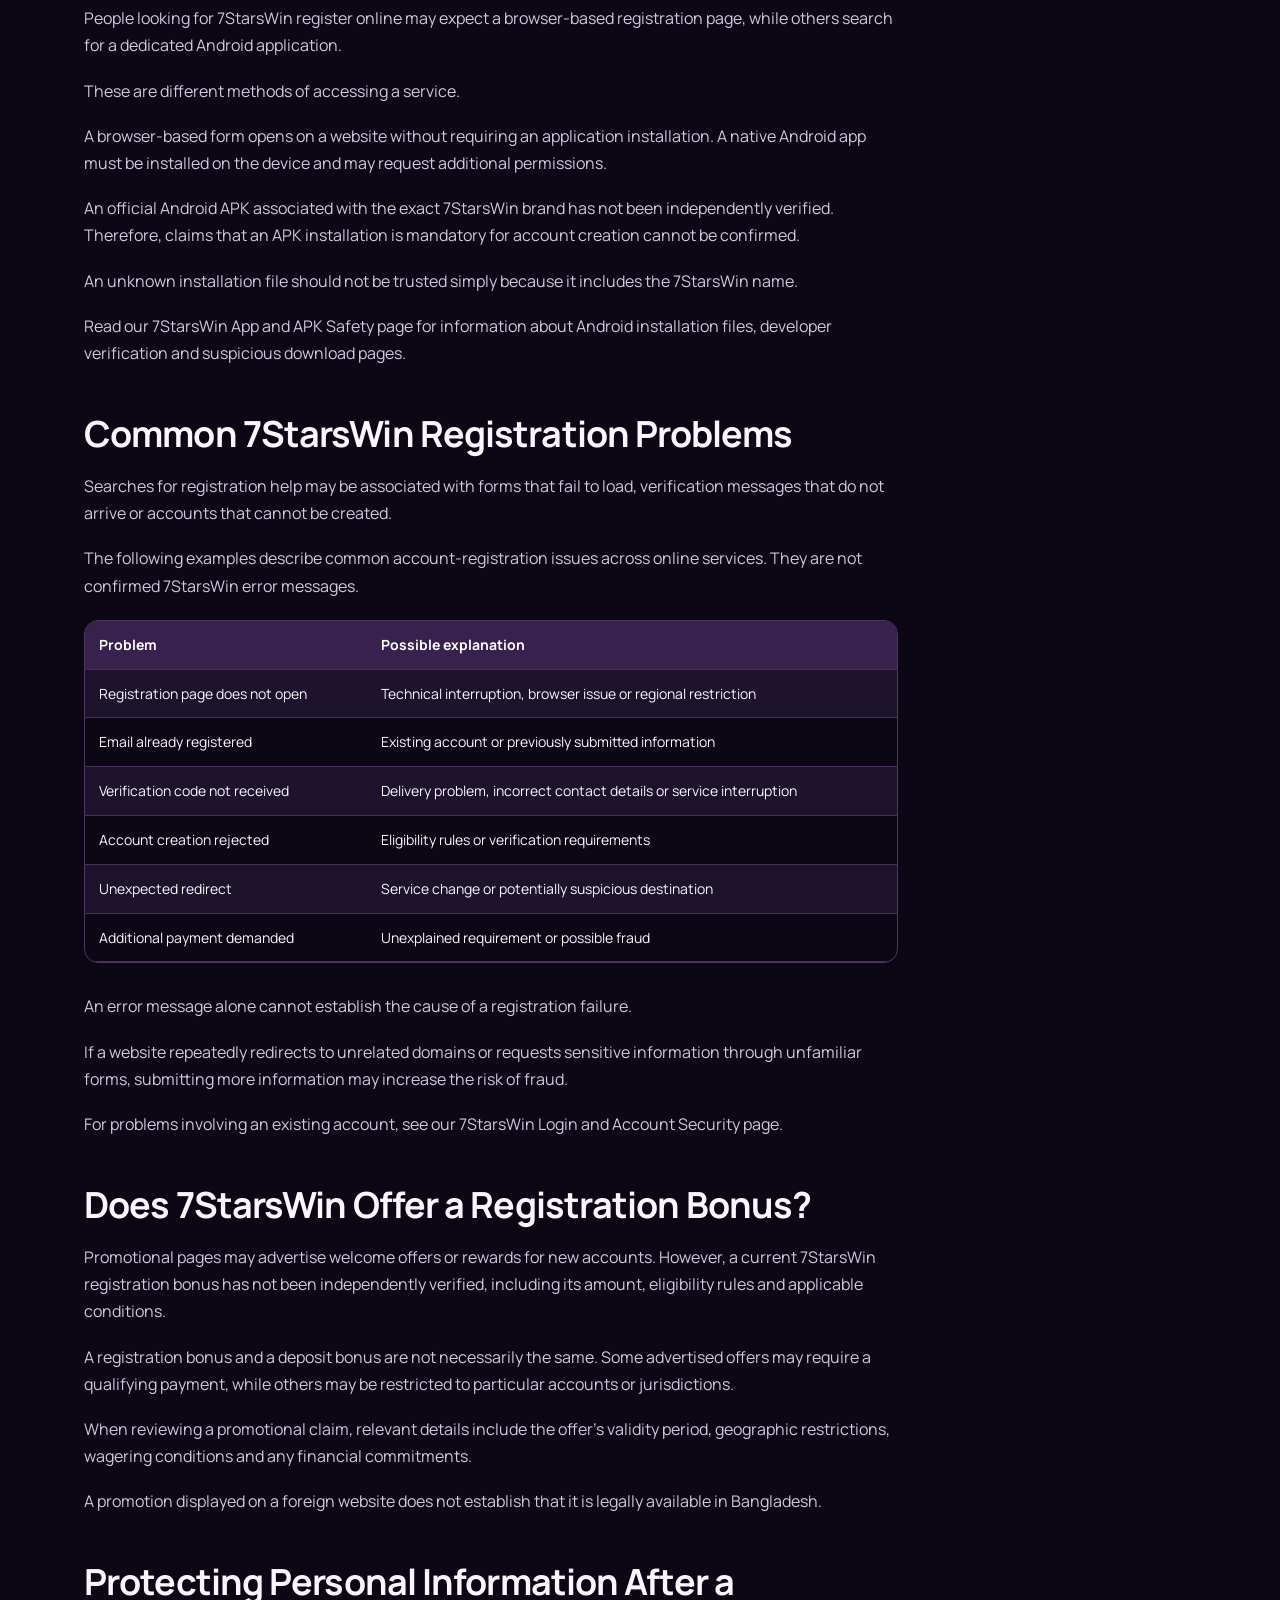
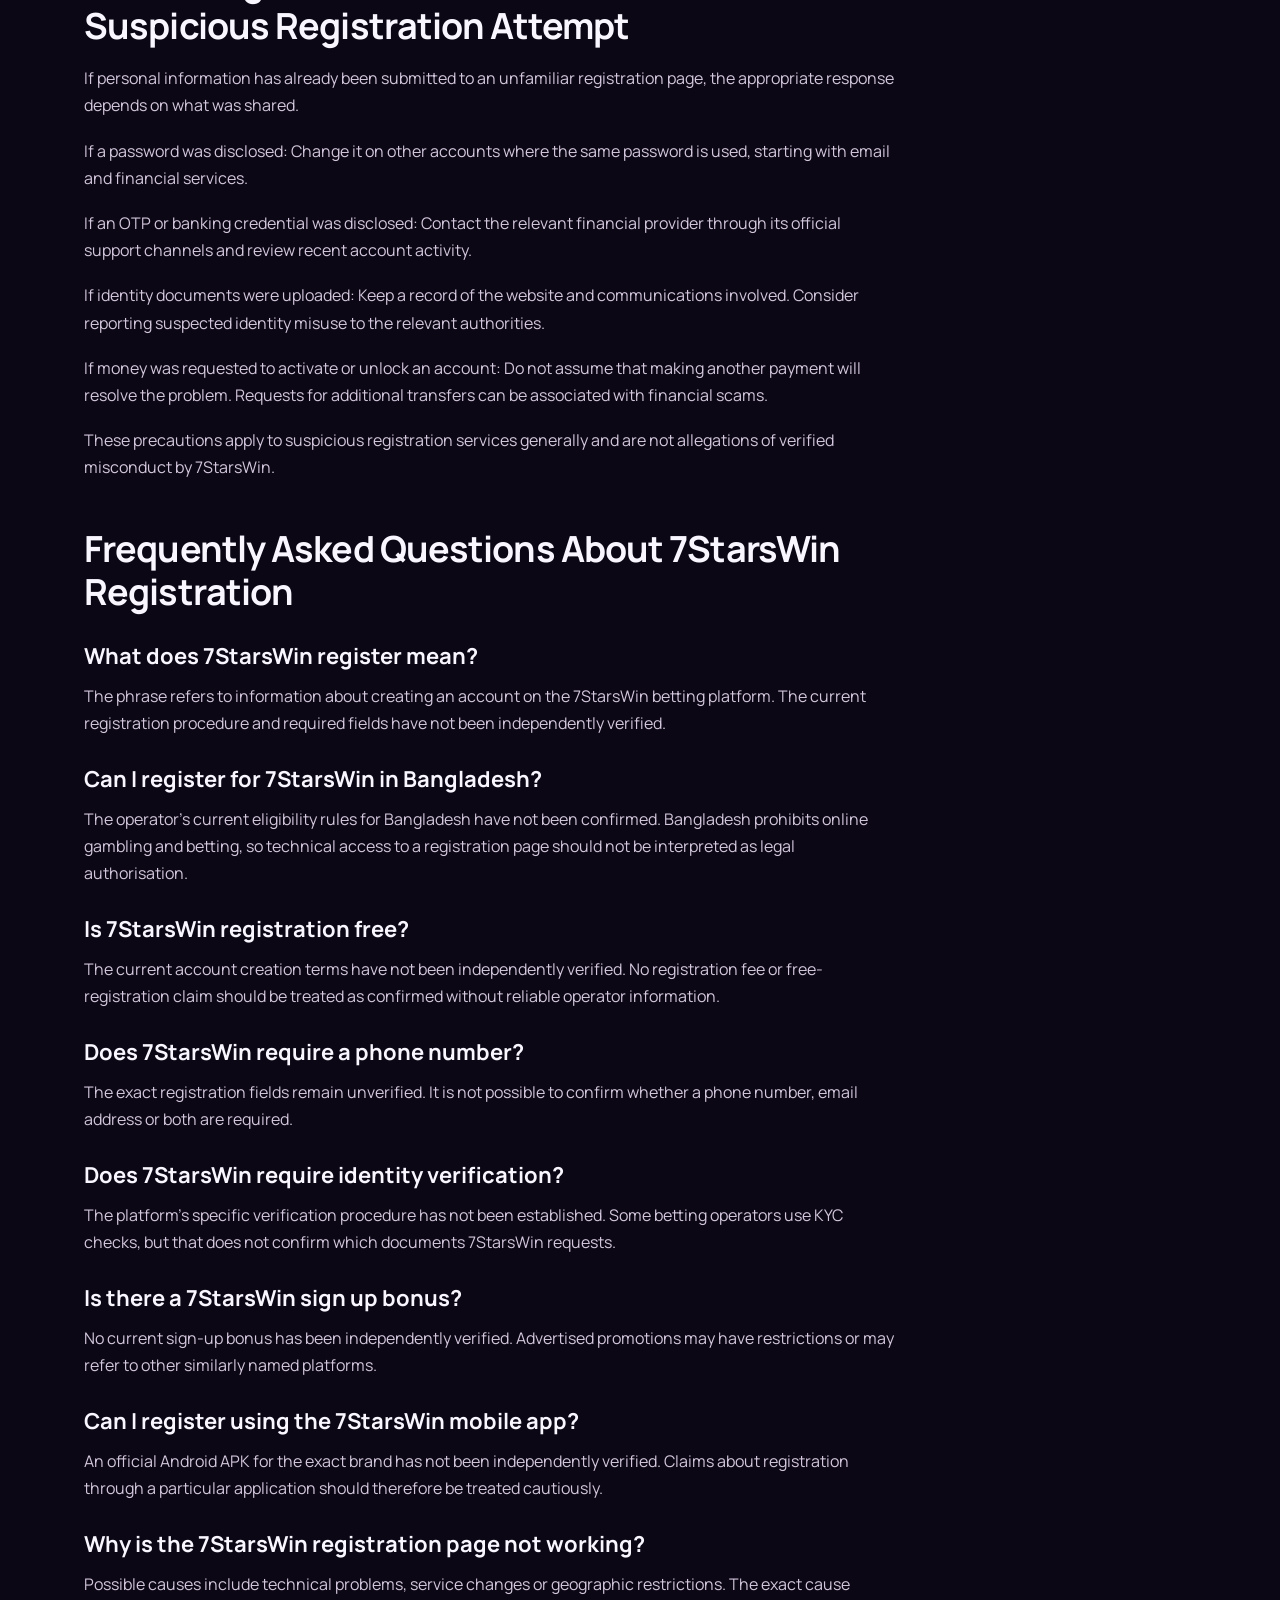
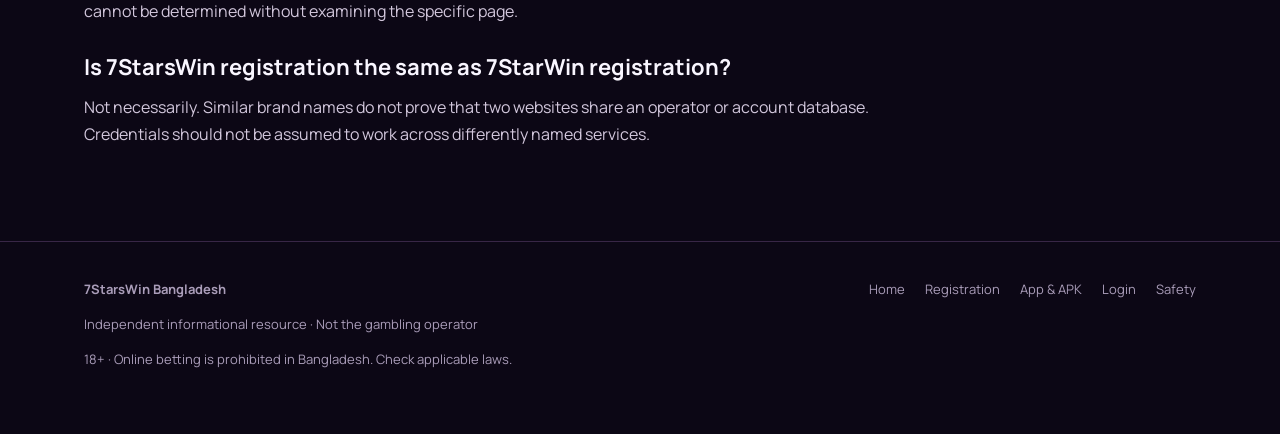
<file: register/index.html>
<!doctype html><html lang="en-BD"><head><meta charset="utf-8"><meta name="viewport" content="width=device-width, initial-scale=1"><title>7StarsWin Register – Account Information &amp; Safety in Bangladesh</title><meta name="description" content="Looking for 7StarsWin register information? Learn about account requirements, identity verification, registration problems and online betting laws in Bangladesh."><meta name="google-site-verification" content="0uFd1ElsjOmUGyEy8n8kmBEcoYsldbgc4CepQYdx-HI"><link rel="canonical" href="https://7stars-win.org/register/"><meta property="og:title" content="7StarsWin Register – Account Information &amp; Safety in Bangladesh"><meta property="og:description" content="Looking for 7StarsWin register information? Learn about account requirements, identity verification, registration problems and online betting laws in Bangladesh."><meta property="og:url" content="https://7stars-win.org/register/"><meta property="og:type" content="website"><meta name="theme-color" content="#130a20"><link rel="icon" href="/assets/favicon.svg" type="image/svg+xml"><link rel="stylesheet" href="/assets/styles.css"><script src="/assets/app.js" defer></script></head><body><header class="site-header"><div class="wrap nav"><a class="brand" href="/" aria-label="7StarsWin Bangladesh home"><span class="brand-mark">7</span><span>7stars<span>win</span></span></a><button class="menu-toggle" type="button" aria-label="Open navigation" aria-expanded="false">☰</button><nav class="navlinks" aria-label="Main navigation"><a href="/">Home</a><a href="/register/">Registration</a><a href="/app/">App &amp; APK</a><a href="/login/">Login</a><a href="/safety/">Safety</a><a class="btn btn-purple" href="/visit-7stars/" rel="nofollow sponsored">Visit Platform ↗</a></nav></div></header><main><div class="wrap article-layout"><article class="article-content"><h1>7StarsWin Register – Account Information and Registration Safety</h1><p>Searching for 7StarsWin register or 7StarsWin register online usually means looking for information about creating an account on the 7StarsWin betting platform. Before entering personal details, users need to know whether the registration page belongs to the operator, what information it requests and whether the service is legally available in their country.</p><p>7StarsWin operates a sports betting website with football, basketball and other sporting events. However, the exact registration fields, identity verification requirements and eligibility rules for Bangladesh have not been independently confirmed.</p><p>Bangladesh&#x27;s Gambling Prevention Act, 2026, prohibits online gambling and betting. This article explains the account-related information that can be established, the details that remain unverified and the security risks associated with unfamiliar registration pages.</p><section class="wrap"><div class="bonus"><div class="bonus-grid"><div><span class="eyebrow">7StarsWin · Promotions information</span><h2>Welcome Package of Up to 195,000 BDT + 150 Free Spins</h2><p class="small">Make deposits and get bonuses!</p></div><a class="btn" href="/visit-7stars/" rel="nofollow sponsored">Visit Platform ↗</a></div></div></section><h2>7StarsWin Registration – What Is Currently Known?</h2><p>A betting account is typically used to manage personal information, account settings and transaction records. Some operators also use accounts to verify customer eligibility and enforce geographic restrictions.</p><p>For 7StarsWin account registration, the current form and its specific requirements have not been independently verified. This means that claims about mandatory phone numbers, verification codes or registration bonuses should not be presented as confirmed features.</p><h3>7StarsWin Registration Overview</h3><div class="table-scroll"><table><tr><th>Feature</th><th>Current information</th></tr><tr><td>Platform</td><td>7StarsWin</td></tr><tr><td>Service</td><td>Online sports betting</td></tr><tr><td>Website identified</td><td>7starswin.com</td></tr><tr><td>Registration form</td><td>Current fields not independently verified</td></tr><tr><td>Email requirement</td><td>Not confirmed</td></tr><tr><td>Phone number requirement</td><td>Not confirmed</td></tr><tr><td>Identity verification</td><td>Exact requirements not verified</td></tr><tr><td>Bangladesh eligibility</td><td>Subject to local gambling restrictions</td></tr><tr><td>Registration fee</td><td>Not confirmed</td></tr><tr><td>Welcome bonus</td><td>No current offer independently verified</td></tr><tr><td>Android app registration</td><td>Official APK not verified</td></tr></table></div><p>A website displaying a registration form does not establish that its operator is licensed or authorised to accept users from Bangladesh.</p><h2>What Information May Be Required for a 7StarsWin Account?</h2><p>The precise 7StarsWin sign up requirements remain unconfirmed. Nevertheless, understanding the information commonly requested by online betting platforms can help readers identify unusual or potentially fraudulent forms.</p><p>Most account systems use a combination of contact details, login credentials and identity information. The information requested may also change when an account undergoes additional verification.</p><h3>Contact Information and Account Credentials</h3><p>Registration forms may request an email address, mobile number, username and password. Contact information is commonly used for notifications, verification messages and account recovery.</p><p>For 7StarsWin, it has not been established whether registration requires an email address, phone number or both.</p><p>An unfamiliar form requesting an existing email password, banking password or mobile financial service PIN is a serious warning sign. These credentials are not necessary for ordinary account creation.</p><h3>Age and Country Verification</h3><p>Betting operators may ask users to confirm their date of birth and country of residence. These details can be relevant to age restrictions, licensing requirements and geographic eligibility.</p><p>The current minimum-age requirement published by 7StarsWin has not been independently verified. More importantly, meeting an operator&#x27;s age requirement does not override Bangladesh&#x27;s restrictions on online betting.</p><h3>Identity Documents and KYC</h3><p>Know Your Customer (KYC) procedures are used by some financial and gambling services to verify identity and meet regulatory obligations.</p><p>Depending on the operator, verification may involve identification documents or proof of address. However, there is no verified basis for stating that 7StarsWin requires a Bangladeshi National Identity Card, passport or particular document during registration.</p><p>Identity documents contain sensitive information. Uploading them to an impersonation website may expose users to identity theft and other forms of fraud.</p><h2>Is 7StarsWin Registration Legal in Bangladesh?</h2><p>Bangladesh introduced the Gambling Prevention Act, 2026 (Act No. 98 of 2026), effective from 1 July 2026. The legislation replaced the Public Gambling Act, 1867 and introduced provisions covering online betting, digital gambling platforms and associated financial activities.</p><p>Online betting is prohibited under the legislation. Section 17 provides for imprisonment of up to seven years, a fine of up to BDT 50 million, or both, for offences covered by the relevant online betting provisions.</p><p>The law does not establish a blanket rule that every ordinary act of creating an online account is itself a gambling offence. Whether particular conduct violates the legislation depends on the activity and applicable provisions.</p><p>Nevertheless, residents should not assume that registration or betting through a foreign website is permitted simply because the site accepts Bangladeshi contact information.</p><p>For the legislation itself, consult the Bangladesh Laws database. Our Online Betting Safety in Bangladesh page examines the broader legal and financial context.</p><h2>How to Recognise a Fake 7StarsWin Registration Page</h2><p>A fraudulent registration page may imitate the colours, logo and layout of a recognised betting brand. Its purpose may be to collect passwords, identity documents or payment information.</p><p>The exact domain is more useful than a familiar-looking design. Even a visually convincing page can be operated by an unrelated party.</p><h3>Registration Page Warning Signs</h3><div class="table-scroll"><table><tr><th>Warning sign</th><th>Why it matters</th></tr><tr><td>Lookalike domain</td><td>May imitate the operator&#x27;s website</td></tr><tr><td>Unknown company or publisher</td><td>Makes accountability difficult to establish</td></tr><tr><td>Banking password requested</td><td>May indicate credential theft</td></tr><tr><td>OTP requested through chat</td><td>Could be an account takeover attempt</td></tr><tr><td>Unexpected registration payment</td><td>May be an attempt to obtain money</td></tr><tr><td>No meaningful privacy information</td><td>Leaves data handling unclear</td></tr><tr><td>Pressure to register immediately</td><td>Common social-engineering tactic</td></tr></table></div><h3>Does HTTPS Mean a Registration Page Is Genuine?</h3><p>No. HTTPS encrypts information exchanged between a browser and a website, but it does not prove that the organisation operating the website is legitimate.</p><p>Fraudulent websites can also obtain valid HTTPS certificates. A secure connection and a trustworthy operator are two different things.</p><h3>Registration Links Shared Through Messaging Apps</h3><p>Links circulated through Telegram, WhatsApp or social media may lead to genuine websites, affiliate landing pages or impersonation forms.</p><p>A message claiming to offer exclusive account access is not proof of authenticity. Particular caution is warranted when a sender requests identification documents or verification codes before the operator can be established.</p><h2>7StarsWin Register Online vs Android App Registration</h2><p>People looking for 7StarsWin register online may expect a browser-based registration page, while others search for a dedicated Android application.</p><p>These are different methods of accessing a service.</p><p>A browser-based form opens on a website without requiring an application installation. A native Android app must be installed on the device and may request additional permissions.</p><p>An official Android APK associated with the exact 7StarsWin brand has not been independently verified. Therefore, claims that an APK installation is mandatory for account creation cannot be confirmed.</p><p>An unknown installation file should not be trusted simply because it includes the 7StarsWin name.</p><p>Read our 7StarsWin App and APK Safety page for information about Android installation files, developer verification and suspicious download pages.</p><h2>Common 7StarsWin Registration Problems</h2><p>Searches for registration help may be associated with forms that fail to load, verification messages that do not arrive or accounts that cannot be created.</p><p>The following examples describe common account-registration issues across online services. They are not confirmed 7StarsWin error messages.</p><div class="table-scroll"><table><tr><th>Problem</th><th>Possible explanation</th></tr><tr><td>Registration page does not open</td><td>Technical interruption, browser issue or regional restriction</td></tr><tr><td>Email already registered</td><td>Existing account or previously submitted information</td></tr><tr><td>Verification code not received</td><td>Delivery problem, incorrect contact details or service interruption</td></tr><tr><td>Account creation rejected</td><td>Eligibility rules or verification requirements</td></tr><tr><td>Unexpected redirect</td><td>Service change or potentially suspicious destination</td></tr><tr><td>Additional payment demanded</td><td>Unexplained requirement or possible fraud</td></tr></table></div><p>An error message alone cannot establish the cause of a registration failure.</p><p>If a website repeatedly redirects to unrelated domains or requests sensitive information through unfamiliar forms, submitting more information may increase the risk of fraud.</p><p>For problems involving an existing account, see our 7StarsWin Login and Account Security page.</p><h2>Does 7StarsWin Offer a Registration Bonus?</h2><p>Promotional pages may advertise welcome offers or rewards for new accounts. However, a current 7StarsWin registration bonus has not been independently verified, including its amount, eligibility rules and applicable conditions.</p><p>A registration bonus and a deposit bonus are not necessarily the same. Some advertised offers may require a qualifying payment, while others may be restricted to particular accounts or jurisdictions.</p><p>When reviewing a promotional claim, relevant details include the offer&#x27;s validity period, geographic restrictions, wagering conditions and any financial commitments.</p><p>A promotion displayed on a foreign website does not establish that it is legally available in Bangladesh.</p><h2>Protecting Personal Information After a Suspicious Registration Attempt</h2><p>If personal information has already been submitted to an unfamiliar registration page, the appropriate response depends on what was shared.</p><p>If a password was disclosed: Change it on other accounts where the same password is used, starting with email and financial services.</p><p>If an OTP or banking credential was disclosed: Contact the relevant financial provider through its official support channels and review recent account activity.</p><p>If identity documents were uploaded: Keep a record of the website and communications involved. Consider reporting suspected identity misuse to the relevant authorities.</p><p>If money was requested to activate or unlock an account: Do not assume that making another payment will resolve the problem. Requests for additional transfers can be associated with financial scams.</p><p>These precautions apply to suspicious registration services generally and are not allegations of verified misconduct by 7StarsWin.</p><h2>Frequently Asked Questions About 7StarsWin Registration</h2><h3>What does 7StarsWin register mean?</h3><p>The phrase refers to information about creating an account on the 7StarsWin betting platform. The current registration procedure and required fields have not been independently verified.</p><h3>Can I register for 7StarsWin in Bangladesh?</h3><p>The operator&#x27;s current eligibility rules for Bangladesh have not been confirmed. Bangladesh prohibits online gambling and betting, so technical access to a registration page should not be interpreted as legal authorisation.</p><h3>Is 7StarsWin registration free?</h3><p>The current account creation terms have not been independently verified. No registration fee or free-registration claim should be treated as confirmed without reliable operator information.</p><h3>Does 7StarsWin require a phone number?</h3><p>The exact registration fields remain unverified. It is not possible to confirm whether a phone number, email address or both are required.</p><h3>Does 7StarsWin require identity verification?</h3><p>The platform&#x27;s specific verification procedure has not been established. Some betting operators use KYC checks, but that does not confirm which documents 7StarsWin requests.</p><h3>Is there a 7StarsWin sign up bonus?</h3><p>No current sign-up bonus has been independently verified. Advertised promotions may have restrictions or may refer to other similarly named platforms.</p><h3>Can I register using the 7StarsWin mobile app?</h3><p>An official Android APK for the exact brand has not been independently verified. Claims about registration through a particular application should therefore be treated cautiously.</p><h3>Why is the 7StarsWin registration page not working?</h3><p>Possible causes include technical problems, service changes or geographic restrictions. The exact cause cannot be determined without examining the specific page.</p><h3>Is 7StarsWin registration the same as 7StarWin registration?</h3><p>Not necessarily. Similar brand names do not prove that two websites share an operator or account database. Credentials should not be assumed to work across differently named services.</p></article><aside class="article-aside"><span class="eyebrow">Explore more</span><h3>7StarsWin information</h3><a href="/">Home</a><a href="/register/">Registration</a><a href="/app/">App &amp; APK</a><a href="/login/">Login</a><a href="/safety/">Safety</a><a class="btn btn-purple" href="/visit-7stars/" rel="nofollow sponsored">Visit Platform ↗</a><p>External affiliate destination. Local restrictions apply.</p></aside></div></main><footer class="footer"><div class="wrap footer-flex"><div><strong>7StarsWin Bangladesh</strong><p>Independent informational resource · Not the gambling operator</p><p>18+ · Online betting is prohibited in Bangladesh. Check applicable laws.</p></div><nav class="footer-links" aria-label="Footer navigation"><a href="/">Home</a><a href="/register/">Registration</a><a href="/app/">App &amp; APK</a><a href="/login/">Login</a><a href="/safety/">Safety</a></nav></div></footer></body></html>
</file>
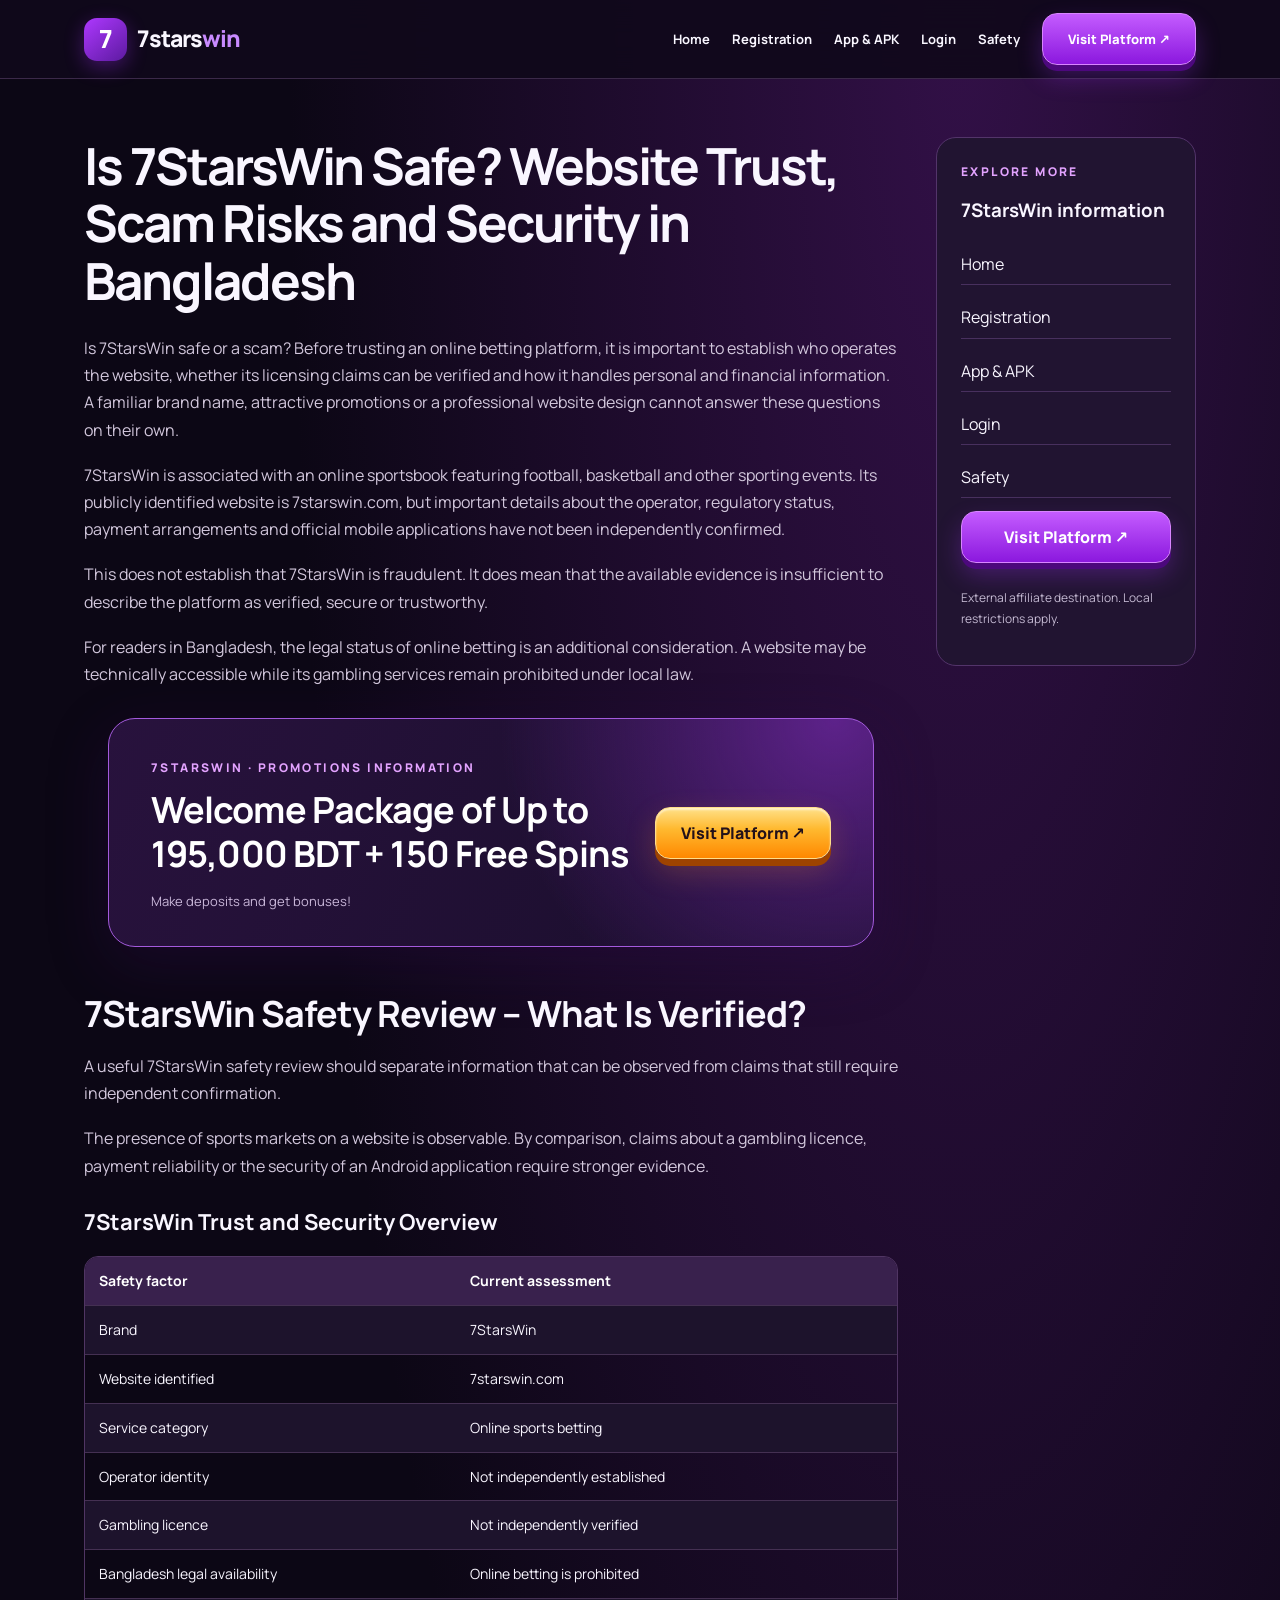
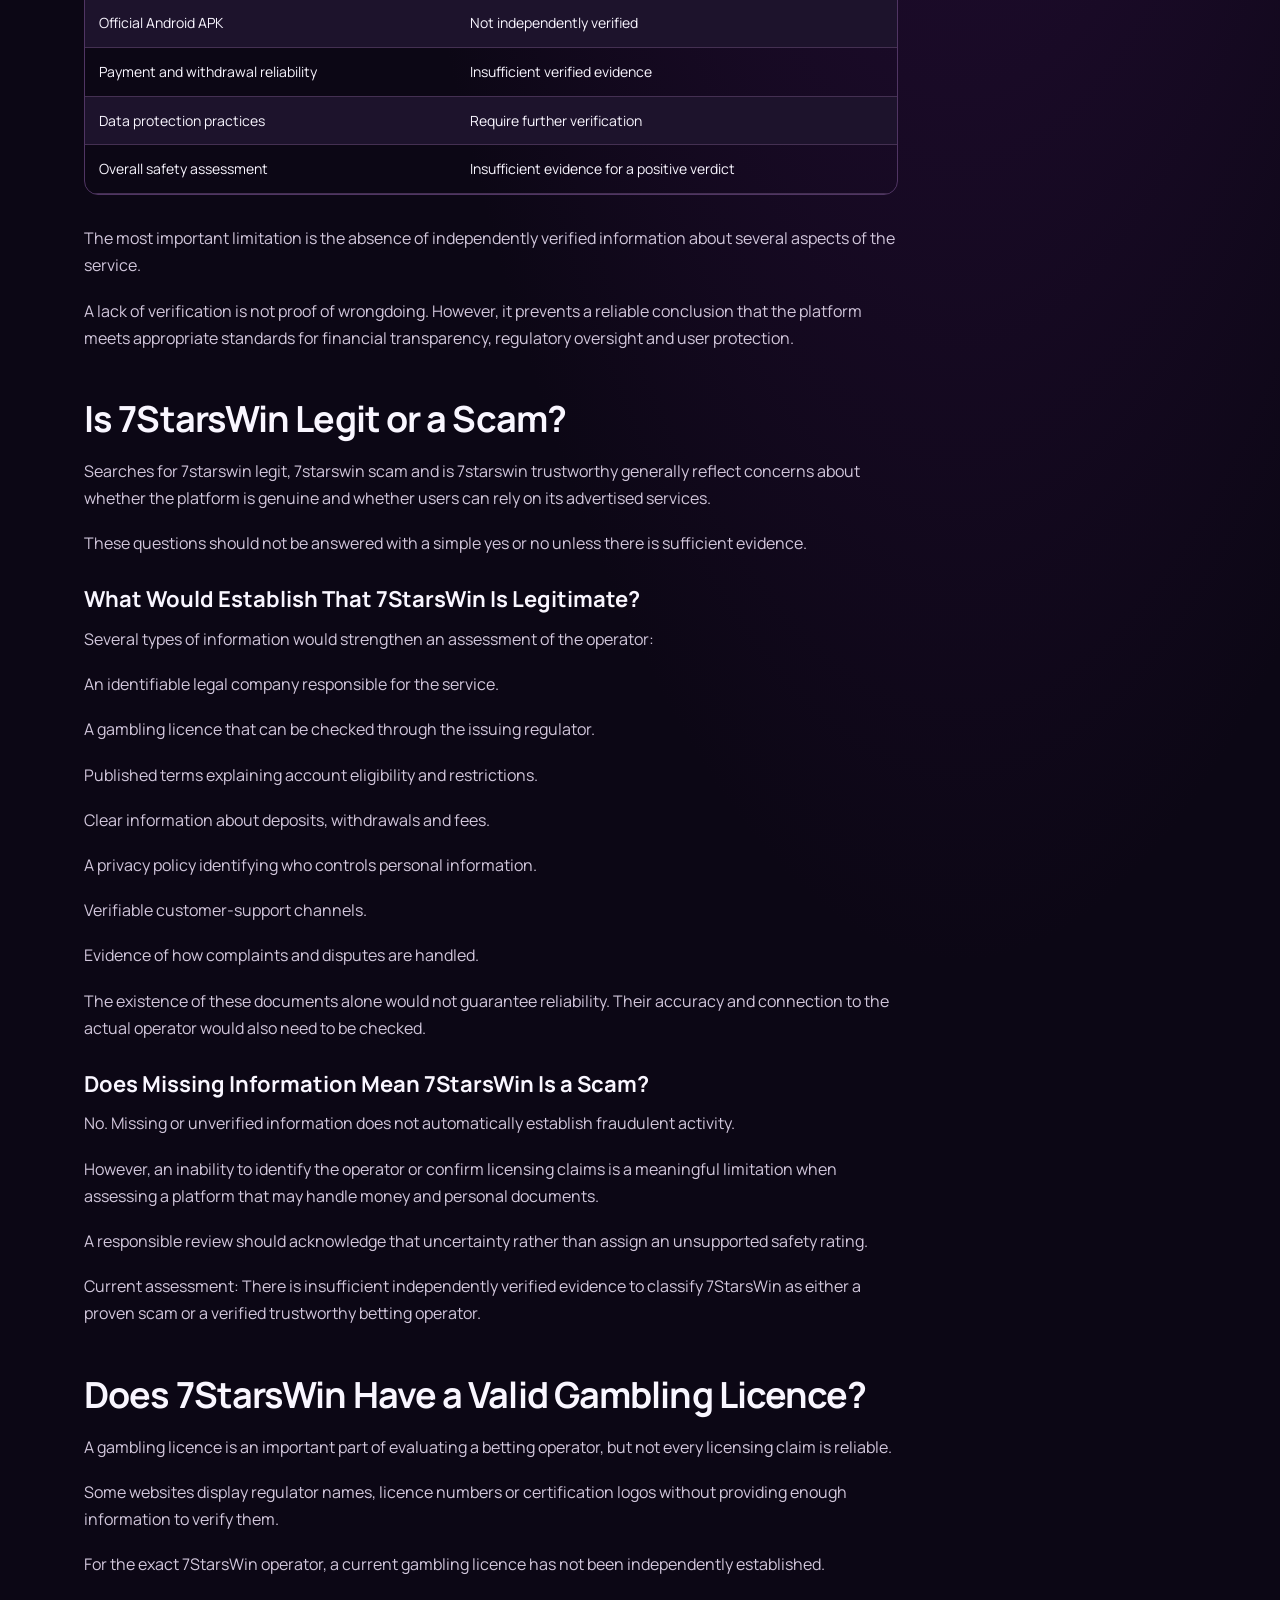
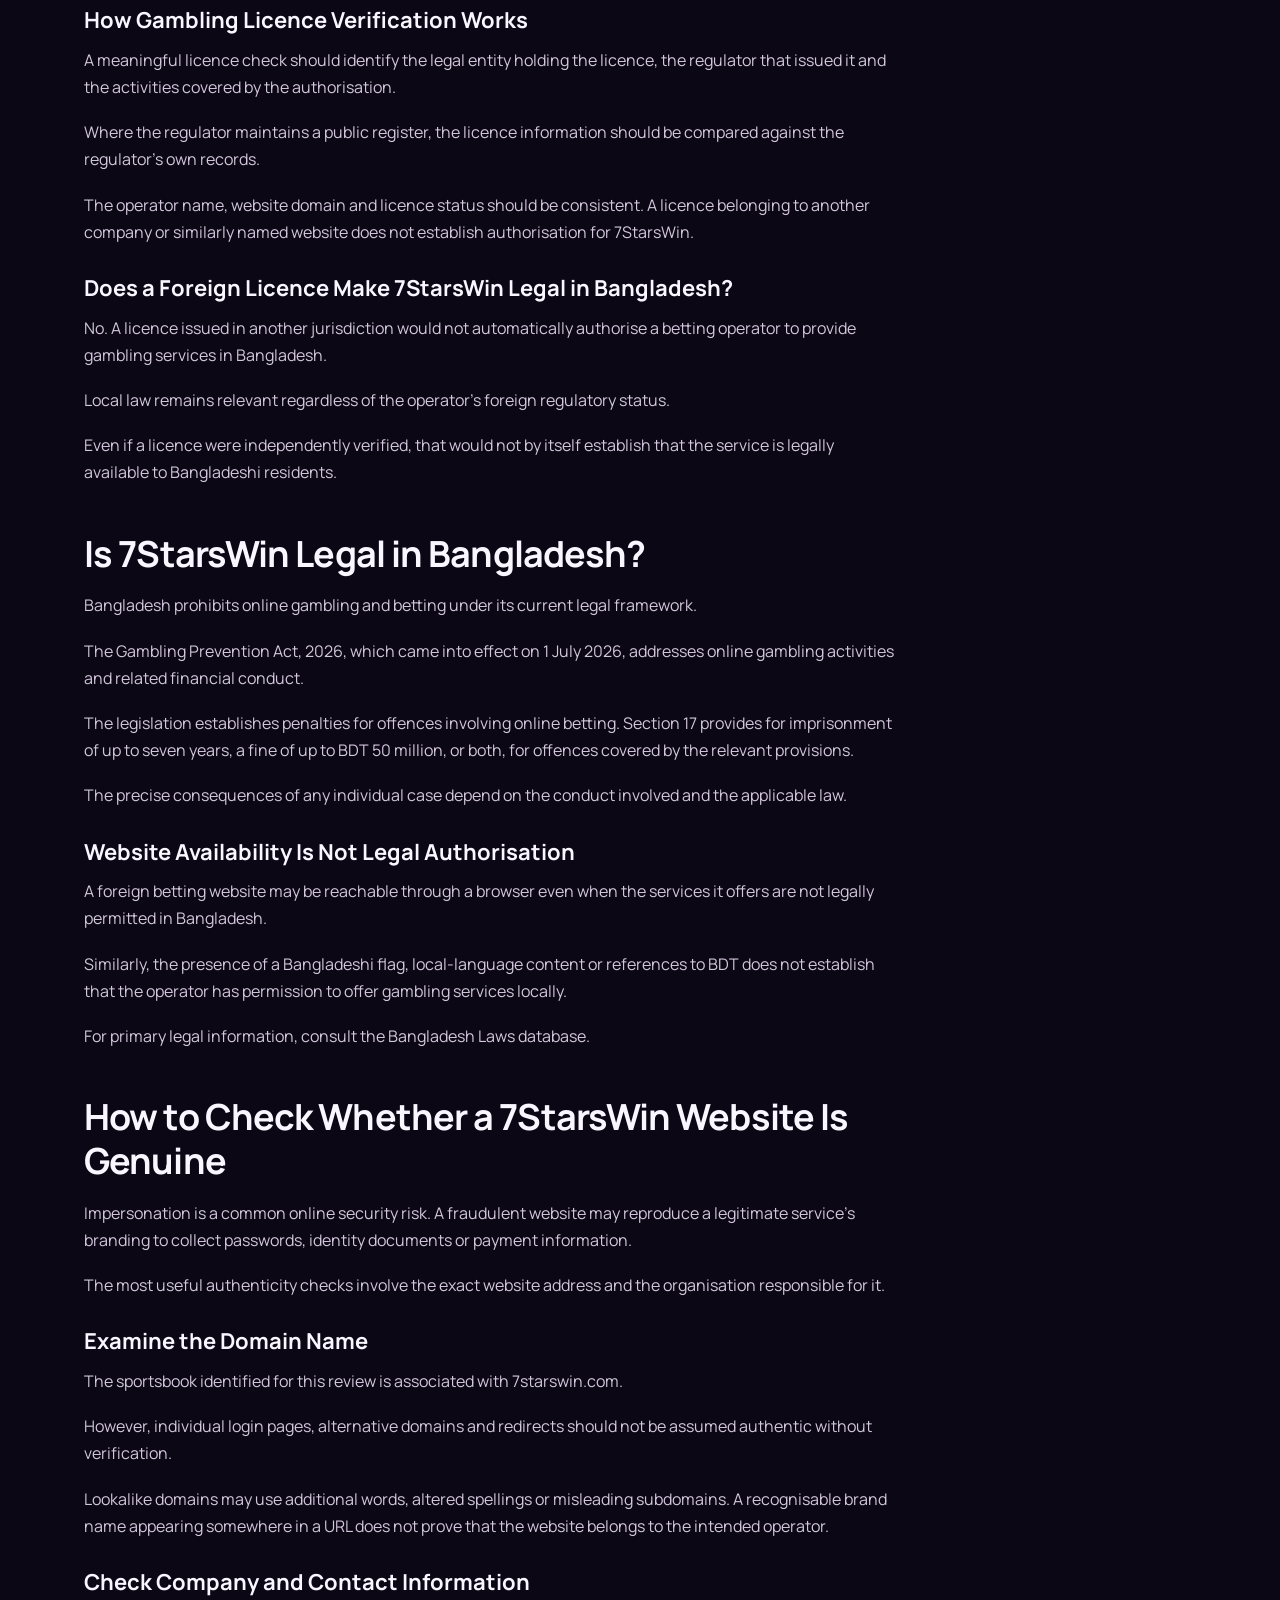
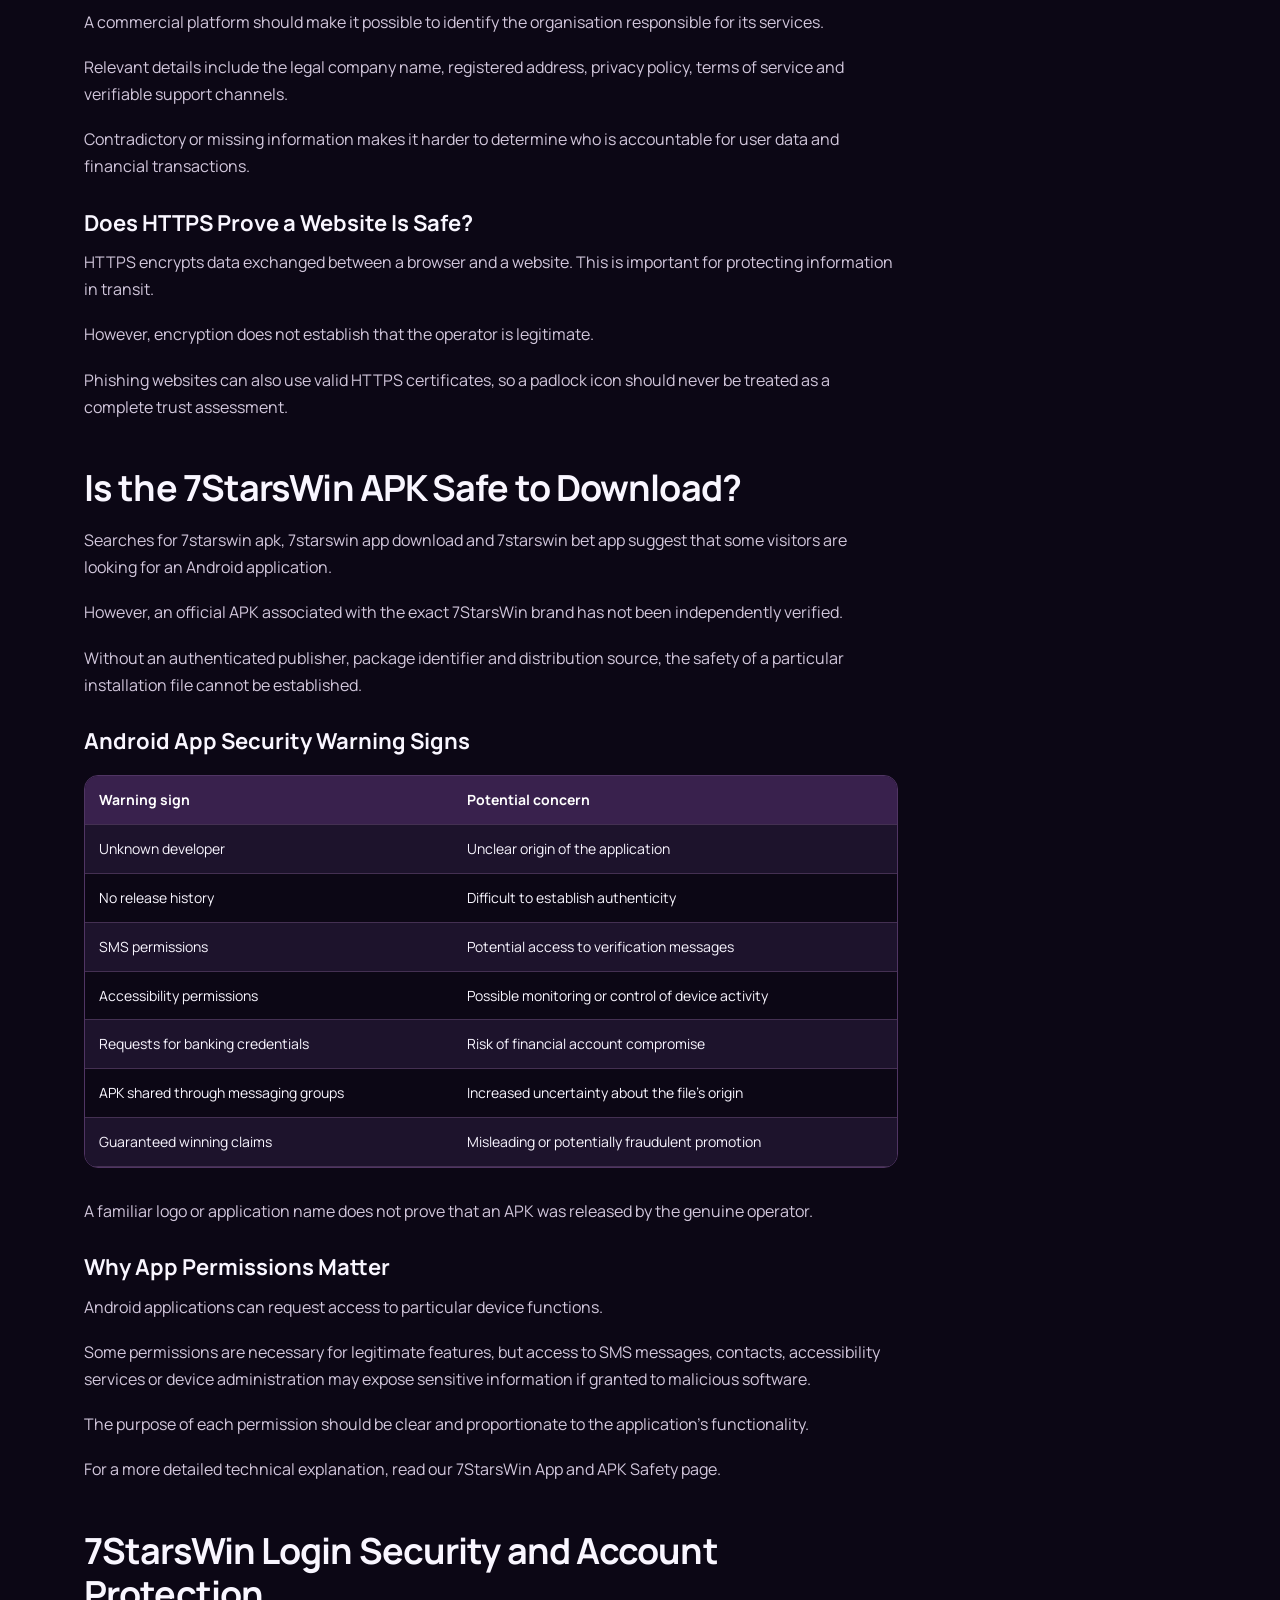
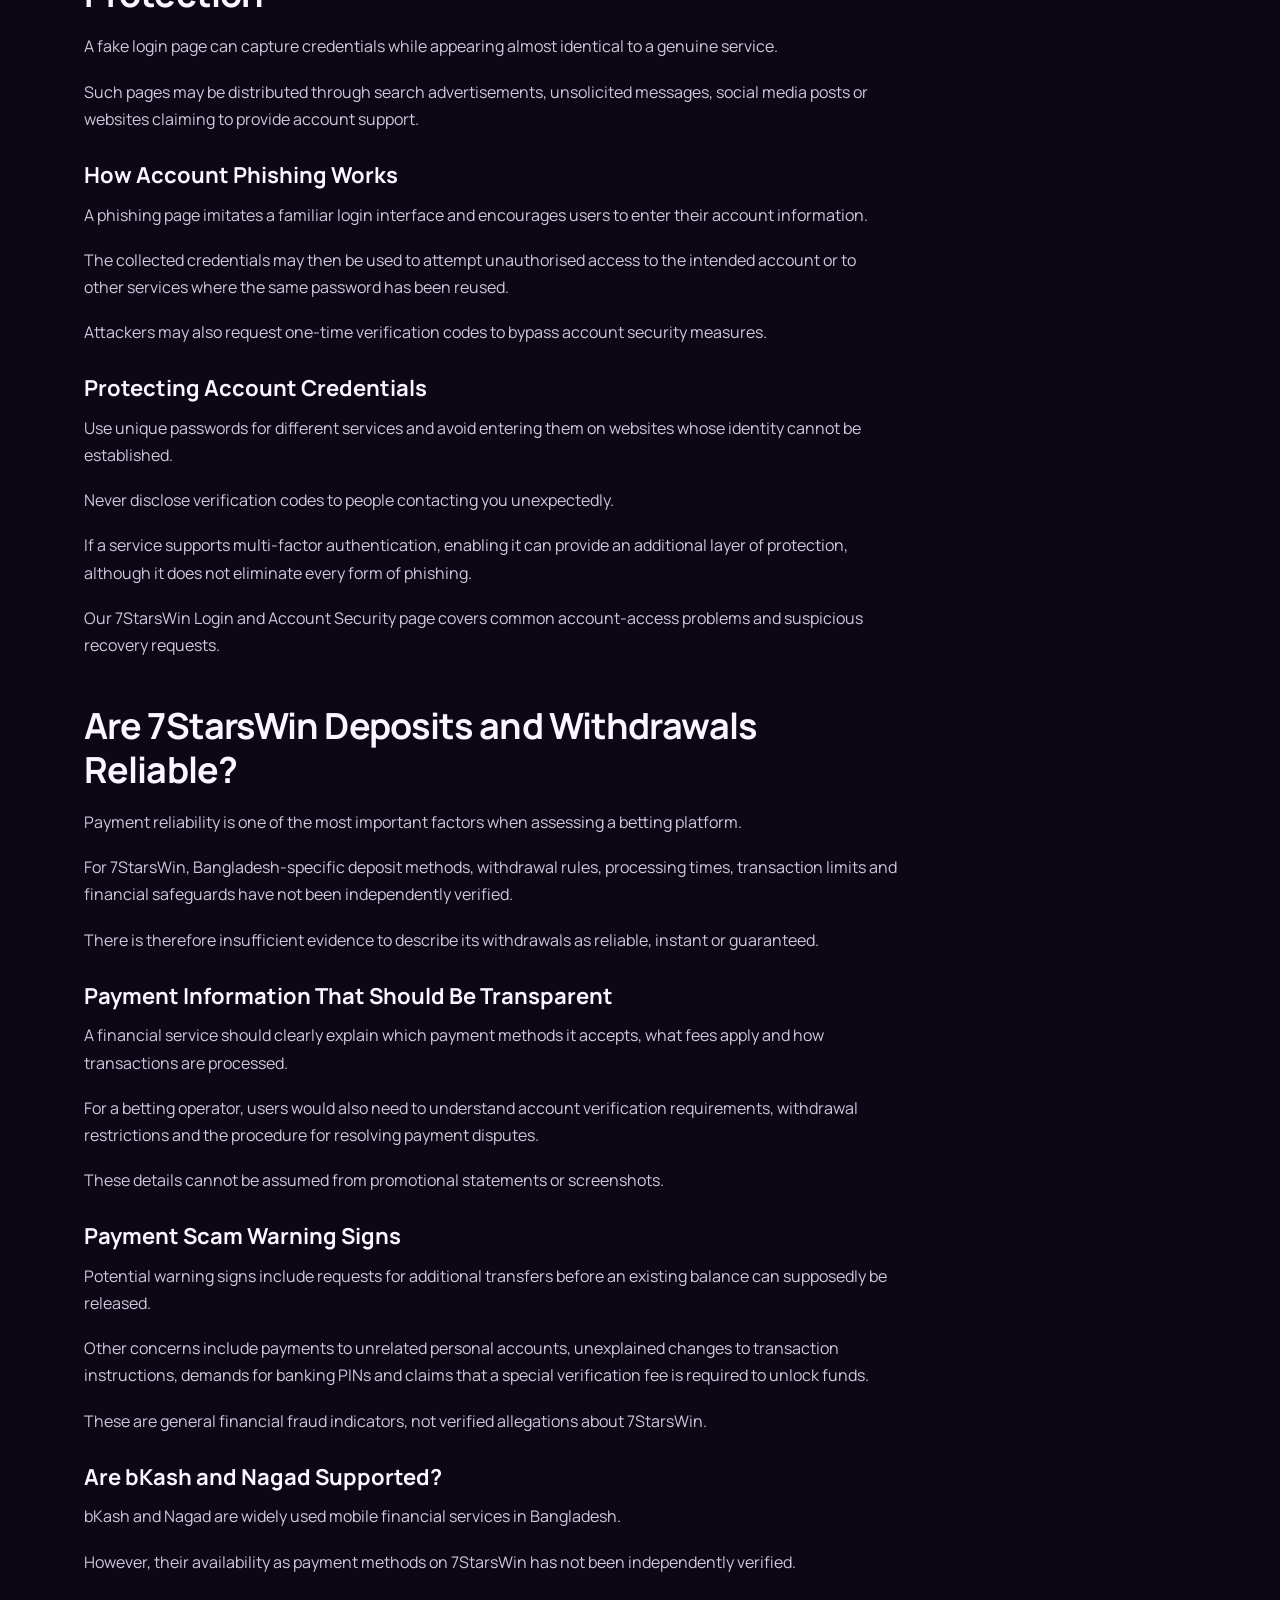
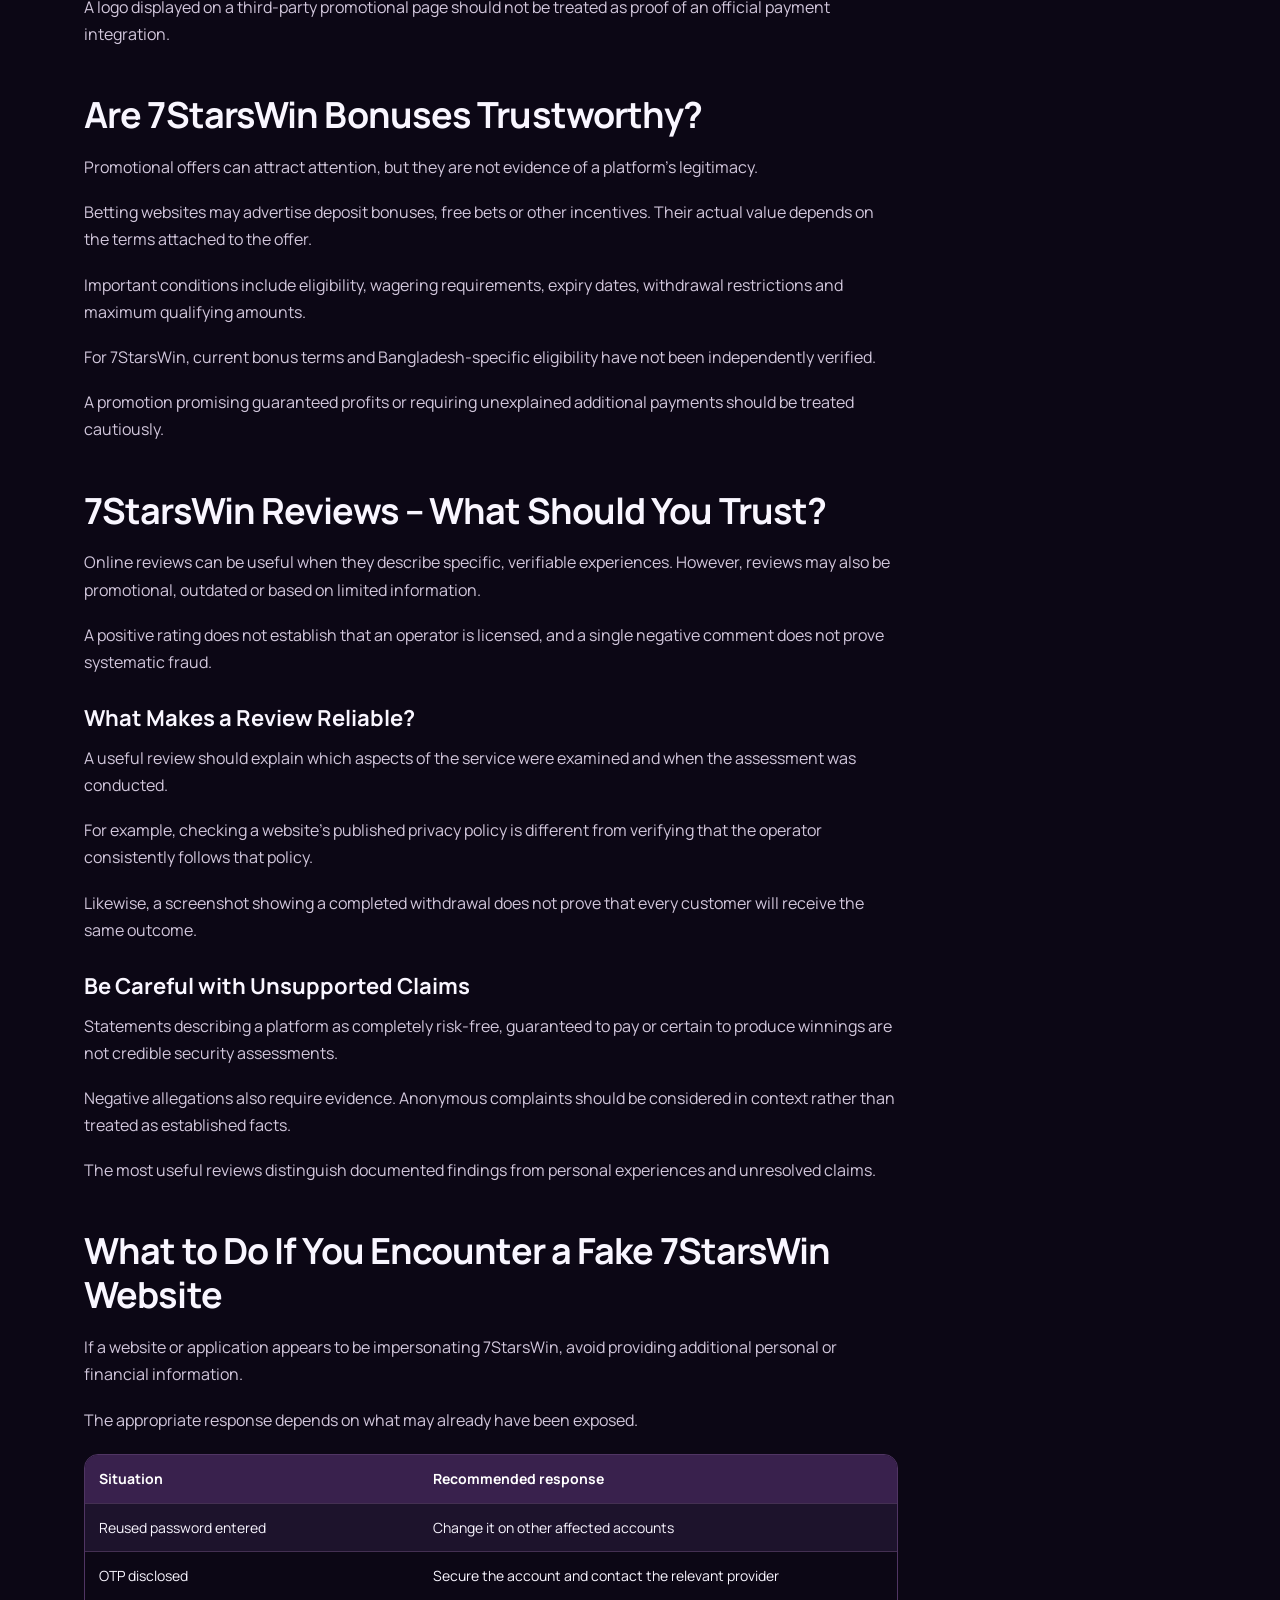
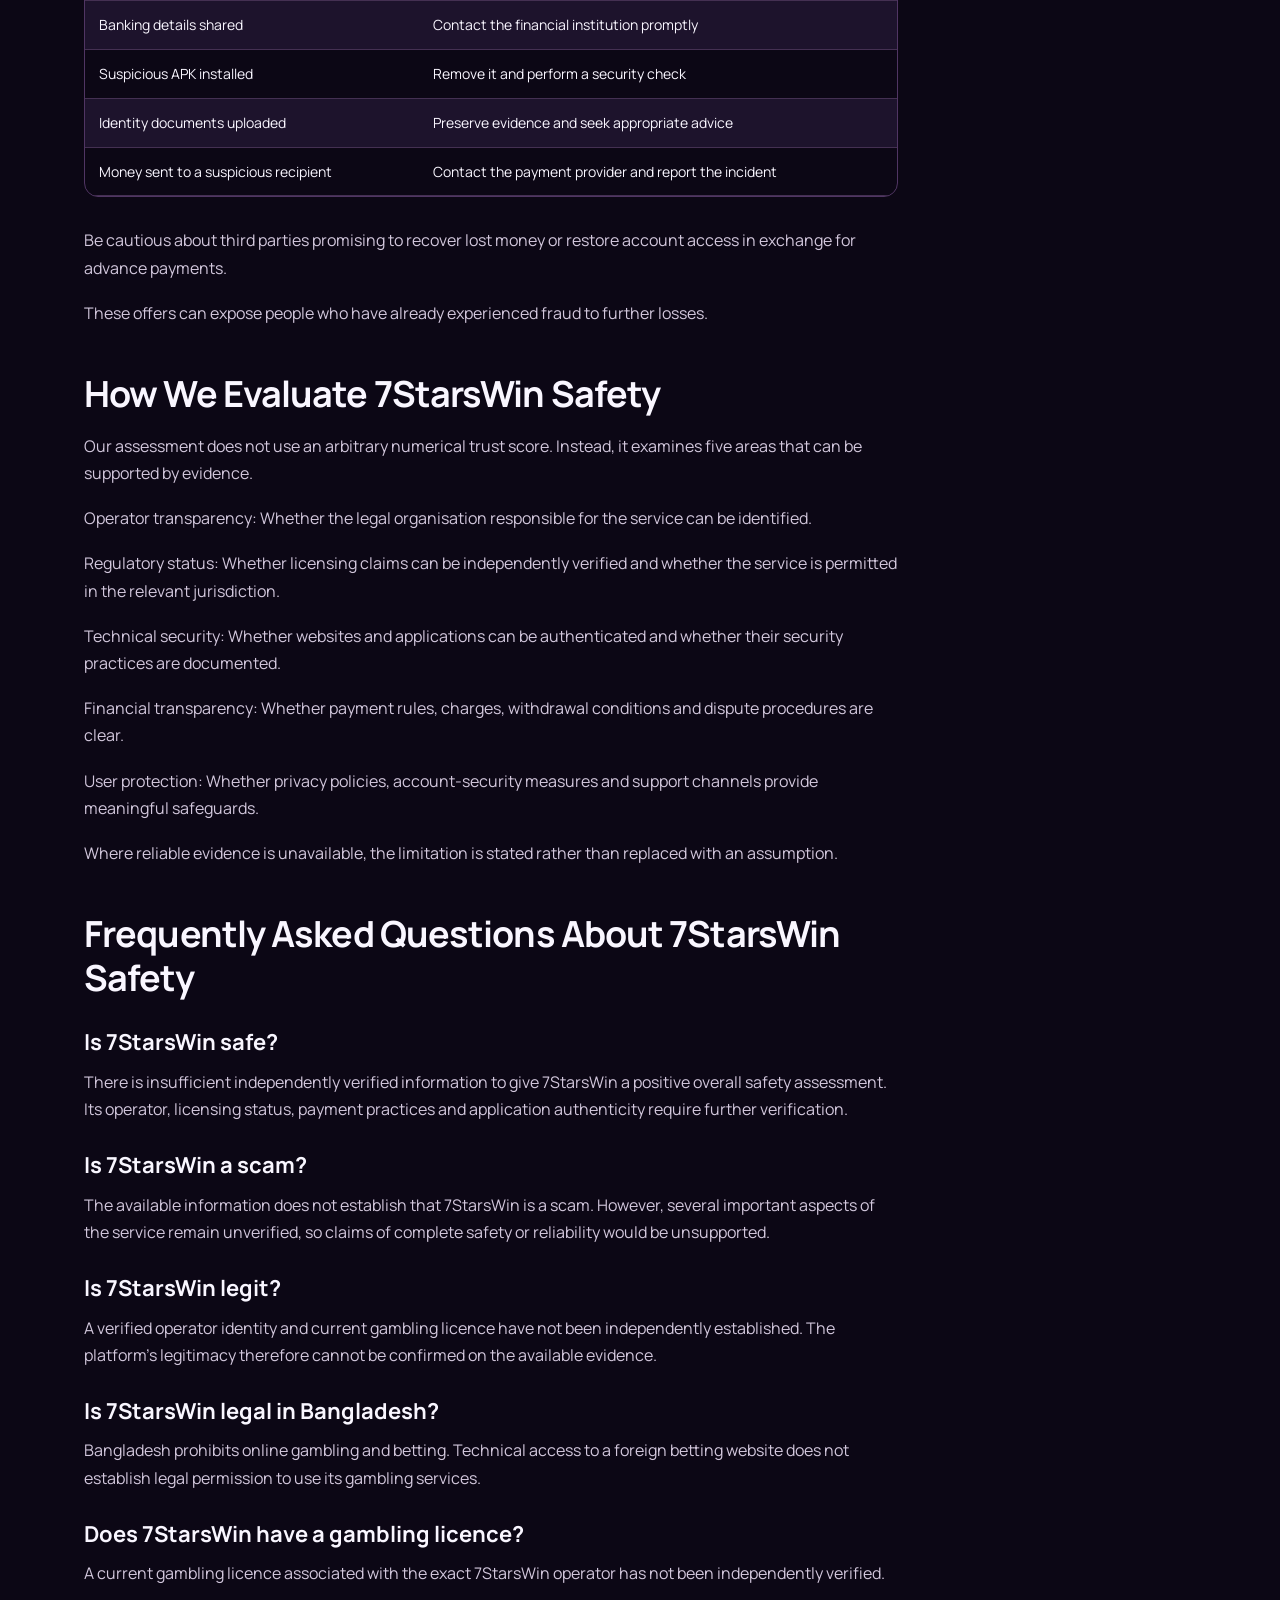
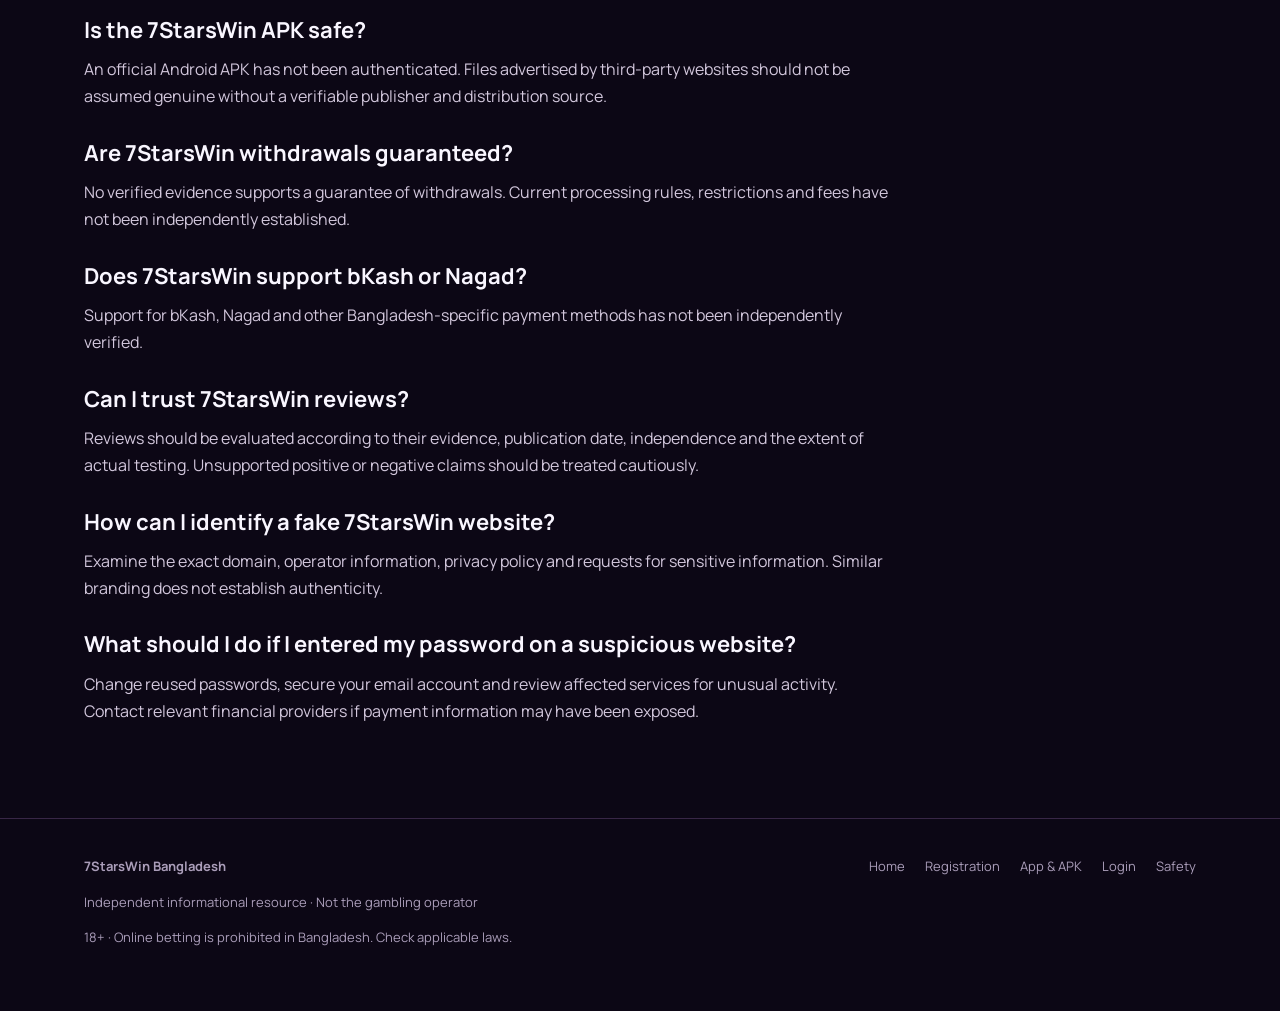
<file: safety/index.html>
<!doctype html><html lang="en-BD"><head><meta charset="utf-8"><meta name="viewport" content="width=device-width, initial-scale=1"><title>Is 7StarsWin Safe? Scam, Licence &amp; Security Review</title><meta name="description" content="Is 7StarsWin safe or a scam? Review its licensing status, website security, APK risks, payment transparency and legal considerations in Bangladesh."><meta name="google-site-verification" content="0uFd1ElsjOmUGyEy8n8kmBEcoYsldbgc4CepQYdx-HI"><link rel="canonical" href="https://7stars-win.org/safety/"><meta property="og:title" content="Is 7StarsWin Safe? Scam, Licence &amp; Security Review"><meta property="og:description" content="Is 7StarsWin safe or a scam? Review its licensing status, website security, APK risks, payment transparency and legal considerations in Bangladesh."><meta property="og:url" content="https://7stars-win.org/safety/"><meta property="og:type" content="website"><meta name="theme-color" content="#130a20"><link rel="icon" href="/assets/favicon.svg" type="image/svg+xml"><link rel="stylesheet" href="/assets/styles.css"><script src="/assets/app.js" defer></script></head><body><header class="site-header"><div class="wrap nav"><a class="brand" href="/" aria-label="7StarsWin Bangladesh home"><span class="brand-mark">7</span><span>7stars<span>win</span></span></a><button class="menu-toggle" type="button" aria-label="Open navigation" aria-expanded="false">☰</button><nav class="navlinks" aria-label="Main navigation"><a href="/">Home</a><a href="/register/">Registration</a><a href="/app/">App &amp; APK</a><a href="/login/">Login</a><a href="/safety/">Safety</a><a class="btn btn-purple" href="/visit-7stars/" rel="nofollow sponsored">Visit Platform ↗</a></nav></div></header><main><div class="wrap article-layout"><article class="article-content"><h1>Is 7StarsWin Safe? Website Trust, Scam Risks and Security in Bangladesh</h1><p>Is 7StarsWin safe or a scam? Before trusting an online betting platform, it is important to establish who operates the website, whether its licensing claims can be verified and how it handles personal and financial information. A familiar brand name, attractive promotions or a professional website design cannot answer these questions on their own.</p><p>7StarsWin is associated with an online sportsbook featuring football, basketball and other sporting events. Its publicly identified website is 7starswin.com, but important details about the operator, regulatory status, payment arrangements and official mobile applications have not been independently confirmed.</p><p>This does not establish that 7StarsWin is fraudulent. It does mean that the available evidence is insufficient to describe the platform as verified, secure or trustworthy.</p><p>For readers in Bangladesh, the legal status of online betting is an additional consideration. A website may be technically accessible while its gambling services remain prohibited under local law.</p><section class="wrap"><div class="bonus"><div class="bonus-grid"><div><span class="eyebrow">7StarsWin · Promotions information</span><h2>Welcome Package of Up to 195,000 BDT + 150 Free Spins</h2><p class="small">Make deposits and get bonuses!</p></div><a class="btn" href="/visit-7stars/" rel="nofollow sponsored">Visit Platform ↗</a></div></div></section><h2>7StarsWin Safety Review – What Is Verified?</h2><p>A useful 7StarsWin safety review should separate information that can be observed from claims that still require independent confirmation.</p><p>The presence of sports markets on a website is observable. By comparison, claims about a gambling licence, payment reliability or the security of an Android application require stronger evidence.</p><h3>7StarsWin Trust and Security Overview</h3><div class="table-scroll"><table><tr><th>Safety factor</th><th>Current assessment</th></tr><tr><td>Brand</td><td>7StarsWin</td></tr><tr><td>Website identified</td><td>7starswin.com</td></tr><tr><td>Service category</td><td>Online sports betting</td></tr><tr><td>Operator identity</td><td>Not independently established</td></tr><tr><td>Gambling licence</td><td>Not independently verified</td></tr><tr><td>Bangladesh legal availability</td><td>Online betting is prohibited</td></tr><tr><td>Official Android APK</td><td>Not independently verified</td></tr><tr><td>Payment and withdrawal reliability</td><td>Insufficient verified evidence</td></tr><tr><td>Data protection practices</td><td>Require further verification</td></tr><tr><td>Overall safety assessment</td><td>Insufficient evidence for a positive verdict</td></tr></table></div><p>The most important limitation is the absence of independently verified information about several aspects of the service.</p><p>A lack of verification is not proof of wrongdoing. However, it prevents a reliable conclusion that the platform meets appropriate standards for financial transparency, regulatory oversight and user protection.</p><h2>Is 7StarsWin Legit or a Scam?</h2><p>Searches for 7starswin legit, 7starswin scam and is 7starswin trustworthy generally reflect concerns about whether the platform is genuine and whether users can rely on its advertised services.</p><p>These questions should not be answered with a simple yes or no unless there is sufficient evidence.</p><h3>What Would Establish That 7StarsWin Is Legitimate?</h3><p>Several types of information would strengthen an assessment of the operator:</p><p>An identifiable legal company responsible for the service.</p><p>A gambling licence that can be checked through the issuing regulator.</p><p>Published terms explaining account eligibility and restrictions.</p><p>Clear information about deposits, withdrawals and fees.</p><p>A privacy policy identifying who controls personal information.</p><p>Verifiable customer-support channels.</p><p>Evidence of how complaints and disputes are handled.</p><p>The existence of these documents alone would not guarantee reliability. Their accuracy and connection to the actual operator would also need to be checked.</p><h3>Does Missing Information Mean 7StarsWin Is a Scam?</h3><p>No. Missing or unverified information does not automatically establish fraudulent activity.</p><p>However, an inability to identify the operator or confirm licensing claims is a meaningful limitation when assessing a platform that may handle money and personal documents.</p><p>A responsible review should acknowledge that uncertainty rather than assign an unsupported safety rating.</p><p>Current assessment: There is insufficient independently verified evidence to classify 7StarsWin as either a proven scam or a verified trustworthy betting operator.</p><h2>Does 7StarsWin Have a Valid Gambling Licence?</h2><p>A gambling licence is an important part of evaluating a betting operator, but not every licensing claim is reliable.</p><p>Some websites display regulator names, licence numbers or certification logos without providing enough information to verify them.</p><p>For the exact 7StarsWin operator, a current gambling licence has not been independently established.</p><h3>How Gambling Licence Verification Works</h3><p>A meaningful licence check should identify the legal entity holding the licence, the regulator that issued it and the activities covered by the authorisation.</p><p>Where the regulator maintains a public register, the licence information should be compared against the regulator&#x27;s own records.</p><p>The operator name, website domain and licence status should be consistent. A licence belonging to another company or similarly named website does not establish authorisation for 7StarsWin.</p><h3>Does a Foreign Licence Make 7StarsWin Legal in Bangladesh?</h3><p>No. A licence issued in another jurisdiction would not automatically authorise a betting operator to provide gambling services in Bangladesh.</p><p>Local law remains relevant regardless of the operator&#x27;s foreign regulatory status.</p><p>Even if a licence were independently verified, that would not by itself establish that the service is legally available to Bangladeshi residents.</p><h2>Is 7StarsWin Legal in Bangladesh?</h2><p>Bangladesh prohibits online gambling and betting under its current legal framework.</p><p>The Gambling Prevention Act, 2026, which came into effect on 1 July 2026, addresses online gambling activities and related financial conduct.</p><p>The legislation establishes penalties for offences involving online betting. Section 17 provides for imprisonment of up to seven years, a fine of up to BDT 50 million, or both, for offences covered by the relevant provisions.</p><p>The precise consequences of any individual case depend on the conduct involved and the applicable law.</p><h3>Website Availability Is Not Legal Authorisation</h3><p>A foreign betting website may be reachable through a browser even when the services it offers are not legally permitted in Bangladesh.</p><p>Similarly, the presence of a Bangladeshi flag, local-language content or references to BDT does not establish that the operator has permission to offer gambling services locally.</p><p>For primary legal information, consult the Bangladesh Laws database.</p><h2>How to Check Whether a 7StarsWin Website Is Genuine</h2><p>Impersonation is a common online security risk. A fraudulent website may reproduce a legitimate service&#x27;s branding to collect passwords, identity documents or payment information.</p><p>The most useful authenticity checks involve the exact website address and the organisation responsible for it.</p><h3>Examine the Domain Name</h3><p>The sportsbook identified for this review is associated with 7starswin.com.</p><p>However, individual login pages, alternative domains and redirects should not be assumed authentic without verification.</p><p>Lookalike domains may use additional words, altered spellings or misleading subdomains. A recognisable brand name appearing somewhere in a URL does not prove that the website belongs to the intended operator.</p><h3>Check Company and Contact Information</h3><p>A commercial platform should make it possible to identify the organisation responsible for its services.</p><p>Relevant details include the legal company name, registered address, privacy policy, terms of service and verifiable support channels.</p><p>Contradictory or missing information makes it harder to determine who is accountable for user data and financial transactions.</p><h3>Does HTTPS Prove a Website Is Safe?</h3><p>HTTPS encrypts data exchanged between a browser and a website. This is important for protecting information in transit.</p><p>However, encryption does not establish that the operator is legitimate.</p><p>Phishing websites can also use valid HTTPS certificates, so a padlock icon should never be treated as a complete trust assessment.</p><h2>Is the 7StarsWin APK Safe to Download?</h2><p>Searches for 7starswin apk, 7starswin app download and 7starswin bet app suggest that some visitors are looking for an Android application.</p><p>However, an official APK associated with the exact 7StarsWin brand has not been independently verified.</p><p>Without an authenticated publisher, package identifier and distribution source, the safety of a particular installation file cannot be established.</p><h3>Android App Security Warning Signs</h3><div class="table-scroll"><table><tr><th>Warning sign</th><th>Potential concern</th></tr><tr><td>Unknown developer</td><td>Unclear origin of the application</td></tr><tr><td>No release history</td><td>Difficult to establish authenticity</td></tr><tr><td>SMS permissions</td><td>Potential access to verification messages</td></tr><tr><td>Accessibility permissions</td><td>Possible monitoring or control of device activity</td></tr><tr><td>Requests for banking credentials</td><td>Risk of financial account compromise</td></tr><tr><td>APK shared through messaging groups</td><td>Increased uncertainty about the file&#x27;s origin</td></tr><tr><td>Guaranteed winning claims</td><td>Misleading or potentially fraudulent promotion</td></tr></table></div><p>A familiar logo or application name does not prove that an APK was released by the genuine operator.</p><h3>Why App Permissions Matter</h3><p>Android applications can request access to particular device functions.</p><p>Some permissions are necessary for legitimate features, but access to SMS messages, contacts, accessibility services or device administration may expose sensitive information if granted to malicious software.</p><p>The purpose of each permission should be clear and proportionate to the application&#x27;s functionality.</p><p>For a more detailed technical explanation, read our 7StarsWin App and APK Safety page.</p><h2>7StarsWin Login Security and Account Protection</h2><p>A fake login page can capture credentials while appearing almost identical to a genuine service.</p><p>Such pages may be distributed through search advertisements, unsolicited messages, social media posts or websites claiming to provide account support.</p><h3>How Account Phishing Works</h3><p>A phishing page imitates a familiar login interface and encourages users to enter their account information.</p><p>The collected credentials may then be used to attempt unauthorised access to the intended account or to other services where the same password has been reused.</p><p>Attackers may also request one-time verification codes to bypass account security measures.</p><h3>Protecting Account Credentials</h3><p>Use unique passwords for different services and avoid entering them on websites whose identity cannot be established.</p><p>Never disclose verification codes to people contacting you unexpectedly.</p><p>If a service supports multi-factor authentication, enabling it can provide an additional layer of protection, although it does not eliminate every form of phishing.</p><p>Our 7StarsWin Login and Account Security page covers common account-access problems and suspicious recovery requests.</p><h2>Are 7StarsWin Deposits and Withdrawals Reliable?</h2><p>Payment reliability is one of the most important factors when assessing a betting platform.</p><p>For 7StarsWin, Bangladesh-specific deposit methods, withdrawal rules, processing times, transaction limits and financial safeguards have not been independently verified.</p><p>There is therefore insufficient evidence to describe its withdrawals as reliable, instant or guaranteed.</p><h3>Payment Information That Should Be Transparent</h3><p>A financial service should clearly explain which payment methods it accepts, what fees apply and how transactions are processed.</p><p>For a betting operator, users would also need to understand account verification requirements, withdrawal restrictions and the procedure for resolving payment disputes.</p><p>These details cannot be assumed from promotional statements or screenshots.</p><h3>Payment Scam Warning Signs</h3><p>Potential warning signs include requests for additional transfers before an existing balance can supposedly be released.</p><p>Other concerns include payments to unrelated personal accounts, unexplained changes to transaction instructions, demands for banking PINs and claims that a special verification fee is required to unlock funds.</p><p>These are general financial fraud indicators, not verified allegations about 7StarsWin.</p><h3>Are bKash and Nagad Supported?</h3><p>bKash and Nagad are widely used mobile financial services in Bangladesh.</p><p>However, their availability as payment methods on 7StarsWin has not been independently verified.</p><p>A logo displayed on a third-party promotional page should not be treated as proof of an official payment integration.</p><h2>Are 7StarsWin Bonuses Trustworthy?</h2><p>Promotional offers can attract attention, but they are not evidence of a platform&#x27;s legitimacy.</p><p>Betting websites may advertise deposit bonuses, free bets or other incentives. Their actual value depends on the terms attached to the offer.</p><p>Important conditions include eligibility, wagering requirements, expiry dates, withdrawal restrictions and maximum qualifying amounts.</p><p>For 7StarsWin, current bonus terms and Bangladesh-specific eligibility have not been independently verified.</p><p>A promotion promising guaranteed profits or requiring unexplained additional payments should be treated cautiously.</p><h2>7StarsWin Reviews – What Should You Trust?</h2><p>Online reviews can be useful when they describe specific, verifiable experiences. However, reviews may also be promotional, outdated or based on limited information.</p><p>A positive rating does not establish that an operator is licensed, and a single negative comment does not prove systematic fraud.</p><h3>What Makes a Review Reliable?</h3><p>A useful review should explain which aspects of the service were examined and when the assessment was conducted.</p><p>For example, checking a website&#x27;s published privacy policy is different from verifying that the operator consistently follows that policy.</p><p>Likewise, a screenshot showing a completed withdrawal does not prove that every customer will receive the same outcome.</p><h3>Be Careful with Unsupported Claims</h3><p>Statements describing a platform as completely risk-free, guaranteed to pay or certain to produce winnings are not credible security assessments.</p><p>Negative allegations also require evidence. Anonymous complaints should be considered in context rather than treated as established facts.</p><p>The most useful reviews distinguish documented findings from personal experiences and unresolved claims.</p><h2>What to Do If You Encounter a Fake 7StarsWin Website</h2><p>If a website or application appears to be impersonating 7StarsWin, avoid providing additional personal or financial information.</p><p>The appropriate response depends on what may already have been exposed.</p><div class="table-scroll"><table><tr><th>Situation</th><th>Recommended response</th></tr><tr><td>Reused password entered</td><td>Change it on other affected accounts</td></tr><tr><td>OTP disclosed</td><td>Secure the account and contact the relevant provider</td></tr><tr><td>Banking details shared</td><td>Contact the financial institution promptly</td></tr><tr><td>Suspicious APK installed</td><td>Remove it and perform a security check</td></tr><tr><td>Identity documents uploaded</td><td>Preserve evidence and seek appropriate advice</td></tr><tr><td>Money sent to a suspicious recipient</td><td>Contact the payment provider and report the incident</td></tr></table></div><p>Be cautious about third parties promising to recover lost money or restore account access in exchange for advance payments.</p><p>These offers can expose people who have already experienced fraud to further losses.</p><h2>How We Evaluate 7StarsWin Safety</h2><p>Our assessment does not use an arbitrary numerical trust score. Instead, it examines five areas that can be supported by evidence.</p><p>Operator transparency: Whether the legal organisation responsible for the service can be identified.</p><p>Regulatory status: Whether licensing claims can be independently verified and whether the service is permitted in the relevant jurisdiction.</p><p>Technical security: Whether websites and applications can be authenticated and whether their security practices are documented.</p><p>Financial transparency: Whether payment rules, charges, withdrawal conditions and dispute procedures are clear.</p><p>User protection: Whether privacy policies, account-security measures and support channels provide meaningful safeguards.</p><p>Where reliable evidence is unavailable, the limitation is stated rather than replaced with an assumption.</p><h2>Frequently Asked Questions About 7StarsWin Safety</h2><h3>Is 7StarsWin safe?</h3><p>There is insufficient independently verified information to give 7StarsWin a positive overall safety assessment. Its operator, licensing status, payment practices and application authenticity require further verification.</p><h3>Is 7StarsWin a scam?</h3><p>The available information does not establish that 7StarsWin is a scam. However, several important aspects of the service remain unverified, so claims of complete safety or reliability would be unsupported.</p><h3>Is 7StarsWin legit?</h3><p>A verified operator identity and current gambling licence have not been independently established. The platform&#x27;s legitimacy therefore cannot be confirmed on the available evidence.</p><h3>Is 7StarsWin legal in Bangladesh?</h3><p>Bangladesh prohibits online gambling and betting. Technical access to a foreign betting website does not establish legal permission to use its gambling services.</p><h3>Does 7StarsWin have a gambling licence?</h3><p>A current gambling licence associated with the exact 7StarsWin operator has not been independently verified.</p><h3>Is the 7StarsWin APK safe?</h3><p>An official Android APK has not been authenticated. Files advertised by third-party websites should not be assumed genuine without a verifiable publisher and distribution source.</p><h3>Are 7StarsWin withdrawals guaranteed?</h3><p>No verified evidence supports a guarantee of withdrawals. Current processing rules, restrictions and fees have not been independently established.</p><h3>Does 7StarsWin support bKash or Nagad?</h3><p>Support for bKash, Nagad and other Bangladesh-specific payment methods has not been independently verified.</p><h3>Can I trust 7StarsWin reviews?</h3><p>Reviews should be evaluated according to their evidence, publication date, independence and the extent of actual testing. Unsupported positive or negative claims should be treated cautiously.</p><h3>How can I identify a fake 7StarsWin website?</h3><p>Examine the exact domain, operator information, privacy policy and requests for sensitive information. Similar branding does not establish authenticity.</p><h3>What should I do if I entered my password on a suspicious website?</h3><p>Change reused passwords, secure your email account and review affected services for unusual activity. Contact relevant financial providers if payment information may have been exposed.</p></article><aside class="article-aside"><span class="eyebrow">Explore more</span><h3>7StarsWin information</h3><a href="/">Home</a><a href="/register/">Registration</a><a href="/app/">App &amp; APK</a><a href="/login/">Login</a><a href="/safety/">Safety</a><a class="btn btn-purple" href="/visit-7stars/" rel="nofollow sponsored">Visit Platform ↗</a><p>External affiliate destination. Local restrictions apply.</p></aside></div></main><footer class="footer"><div class="wrap footer-flex"><div><strong>7StarsWin Bangladesh</strong><p>Independent informational resource · Not the gambling operator</p><p>18+ · Online betting is prohibited in Bangladesh. Check applicable laws.</p></div><nav class="footer-links" aria-label="Footer navigation"><a href="/">Home</a><a href="/register/">Registration</a><a href="/app/">App &amp; APK</a><a href="/login/">Login</a><a href="/safety/">Safety</a></nav></div></footer></body></html>
</file>
<file: assets/styles.css>
@import url('https://fonts.googleapis.com/css2?family=Manrope:wght@400;500;600;700;800&display=swap');
:root{color-scheme:dark;--bg:#0c0715;--panel:#1b112c;--panel2:#241638;--purple:#a531f5;--gold:#ffca65;--text:#f9f6ff;--muted:#c4b9d2;--line:#473159}*{box-sizing:border-box}html{scroll-behavior:smooth}body{margin:0;background:radial-gradient(ellipse 75% 30% at 75% 0,#321047 0,transparent 70%),var(--bg);color:var(--text);font:16px/1.7 Manrope,system-ui,sans-serif}a{color:inherit;text-decoration:none}img{max-width:100%;height:auto}button{font:inherit} .wrap{max-width:1160px;margin:auto;padding:0 24px}.site-header{position:sticky;top:0;z-index:30;background:#10091beF;backdrop-filter:blur(16px);border-bottom:1px solid #3b2949}.nav{display:flex;align-items:center;justify-content:space-between;gap:20px;min-height:78px}.brand{display:flex;align-items:center;gap:10px;font-weight:800;font-size:23px;letter-spacing:-1px}.brand-mark{display:grid;place-items:center;width:43px;height:43px;border-radius:13px;background:linear-gradient(140deg,#ae38ff,#5c1aa0);color:white;font-weight:900;font-size:25px;box-shadow:0 6px 20px #a42eff55}.brand span span{color:#c88aff}.navlinks{display:flex;align-items:center;gap:22px;font-weight:700;font-size:13px}.navlinks a:not(.btn):hover{color:#e2afff}.btn{display:inline-flex;align-items:center;justify-content:center;text-align:center;gap:10px;min-height:52px;padding:13px 25px;border-radius:15px;font-weight:800;line-height:1.25;border:1px solid #ffdf89;background:linear-gradient(180deg,#ffe18a 0%,#ffb92f 42%,#ff8800 100%);color:#23111a;box-shadow:0 7px 0 #9e4300,0 12px 30px #ff9b1b38,inset 0 2px 2px #fff8;transition:transform .15s,box-shadow .15s}.btn:hover{transform:translateY(-2px);box-shadow:0 9px 0 #9e4300,0 17px 34px #ff9b1b55}.btn:active{transform:translateY(4px);box-shadow:0 3px 0 #9e4300}.btn-purple{color:white;border-color:#d885ff;background:linear-gradient(180deg,#c45cff,#8b18de);box-shadow:0 6px 0 #4c087d,0 12px 25px #a735ff4a}.btn-purple:hover{box-shadow:0 8px 0 #4c087d,0 15px 30px #a735ff66}.menu-toggle{display:none;background:#29183b;border:1px solid #6d4784;color:white;border-radius:12px;padding:9px 15px}.hero{padding:70px 0 40px}.hero-grid{display:grid;grid-template-columns:1.06fr .94fr;gap:34px;align-items:center}.eyebrow{text-transform:uppercase;letter-spacing:.2em;font-size:12px;font-weight:800;color:#e3a3ff}.hero h1{font-size:clamp(42px,5vw,72px);line-height:1.09;letter-spacing:-.055em;margin:15px 0 24px}.gradient{background:linear-gradient(95deg,#f9b7ff,#d280ff,#ffd078);color:transparent;background-clip:text}.lead{color:#d5c9e0;font-size:18px;max-width:610px}.hero-actions{display:flex;gap:18px;align-items:center;flex-wrap:wrap;margin:30px 0}.hero-visual{position:relative;min-height:400px;border:1px solid #6a327d;border-radius:30px;overflow:hidden;background:radial-gradient(circle at 65% 40%,#9031d9,#291139 65%,#130a22);box-shadow:0 24px 90px #a629f024}.hero-visual:before{content:'✦';position:absolute;font-size:250px;line-height:1;color:#f1a8ff18;right:10px;top:0}.hero-art{position:absolute;inset:0;display:flex;align-items:center;justify-content:center;flex-direction:column;gap:15px;text-align:center}.hero-art .seven{font-size:170px;line-height:1;font-weight:900;color:#fff;text-shadow:10px 12px 0 #8624d4,0 0 50px #b93dff;transform:rotate(-9deg)}.hero-art .stars{color:#ffd57e;font-size:31px;letter-spacing:12px}.hero-art strong{font-size:28px}.pill{display:inline-block;border:1px solid #6e4587;background:#2d1942;border-radius:30px;padding:7px 15px;color:#e9c6ff;font-size:12px;font-weight:800}.section{padding:50px 0}.section h2{font-size:clamp(28px,3vw,42px);line-height:1.2;letter-spacing:-.035em;margin:0 0 16px}.section-intro{color:var(--muted);max-width:750px;margin-bottom:28px}.bonus{margin:18px auto 22px;border:1px solid #a45add;border-radius:27px;background:radial-gradient(circle at 95% 0,#5d228a 0,transparent 44%),linear-gradient(115deg,#28123d,#190e2b);padding:34px 42px;box-shadow:0 18px 60px #300d4e55}.bonus-grid{display:grid;grid-template-columns:1fr auto;gap:24px;align-items:center}.bonus h2{font-size:clamp(27px,3.5vw,46px);line-height:1.17;margin:8px 0}.bonus .small{color:#c9b7d9;font-size:13px;margin:14px 0 0}.gold{color:var(--gold)}.grid{display:grid;grid-template-columns:repeat(3,1fr);gap:20px}.card{background:linear-gradient(155deg,#251536,#160e26);border:1px solid #48305e;border-radius:22px;padding:25px;min-width:0}.card h3{font-size:21px;line-height:1.3;margin:12px 0}.card p{color:var(--muted);font-size:14px}.card .icon{display:grid;place-items:center;width:50px;height:50px;border-radius:15px;background:#47205d;font-size:25px}.card .link{font-size:13px;font-weight:800;color:#e5a8ff}.preview{border-radius:25px;overflow:hidden;border:1px solid #60357c;background:#160c20;box-shadow:0 20px 70px #0007}.preview img{display:block;width:100%;height:auto}.preview-caption{font-size:13px;color:#b9acc8;margin-top:12px}.two-col{display:grid;grid-template-columns:1fr 1fr;gap:32px;align-items:center}.steps{display:grid;gap:15px}.step{display:flex;gap:16px;align-items:start;border:1px solid #49305b;background:#211431;padding:17px;border-radius:17px}.num{display:grid;place-items:center;flex:none;width:35px;height:35px;border-radius:10px;background:#8c2be2;font-weight:800}.step p{margin:0;color:#d8cbe0}.step strong{color:white}.notice{padding:20px 24px;background:#1e142d;border:1px solid #4e3860;border-radius:17px;color:#cfc1db}.footer{border-top:1px solid #382646;padding:36px 0 50px;color:#aa9db9;font-size:13px}.footer-flex{display:flex;justify-content:space-between;gap:24px;flex-wrap:wrap}.footer-links{display:flex;gap:20px;flex-wrap:wrap}.page-hero{padding:75px 0 30px}.page-hero h1{font-size:clamp(35px,4vw,57px);line-height:1.12;margin:14px 0}.page-hero p{max-width:780px;color:#c9bdd5}.feature{padding:28px;background:#211431;border:1px solid #53346a;border-radius:20px}.feature h3{margin:0 0 12px}.feature p{color:var(--muted)}.spaced{margin-top:24px}.faq details{border:1px solid #4b315c;background:#1e132e;border-radius:15px;padding:17px 21px;margin:12px 0}.faq summary{font-weight:800;cursor:pointer}.faq p{color:#c8bbd4}.cta-row{margin-top:20px}.sr-only{position:absolute;width:1px;height:1px;overflow:hidden;clip:rect(0,0,0,0)}
@media(max-width:850px){.navlinks{display:none;position:absolute;top:77px;left:0;right:0;background:#150d20;padding:22px 24px;flex-direction:column;align-items:stretch;border-bottom:1px solid #4d3162}.navlinks.open{display:flex}.menu-toggle{display:block}.hero-grid,.two-col{grid-template-columns:1fr}.hero{padding-top:40px}.hero-visual{min-height:300px}.hero-art .seven{font-size:130px}.grid{grid-template-columns:repeat(2,1fr)}.bonus-grid{grid-template-columns:1fr}.bonus-grid .btn{width:100%}}@media(max-width:560px){.wrap{padding:0 18px}.hero{padding-top:26px}.hero h1{font-size:42px}.lead{font-size:16px}.hero-visual{min-height:240px;border-radius:22px}.hero-art .seven{font-size:105px}.hero-art strong{font-size:22px}.section{padding:32px 0}.grid{grid-template-columns:1fr}.bonus{padding:26px 22px;border-radius:21px}.bonus h2{font-size:32px}.btn{width:100%;min-height:54px}.hero-actions .btn{width:100%}.card{padding:22px}.page-hero{padding:42px 0 18px}.preview{border-radius:17px}.footer-flex{flex-direction:column}}

.article-layout{display:grid;grid-template-columns:minmax(0,1fr) 260px;gap:38px;padding-top:58px;padding-bottom:75px;align-items:start}.article-content{min-width:0}.article-content h1{font-size:clamp(34px,4vw,56px);line-height:1.12;letter-spacing:-.04em;margin:0 0 26px}.article-content h2{font-size:clamp(26px,3vw,36px);line-height:1.22;letter-spacing:-.025em;margin:45px 0 17px}.article-content h3{font-size:22px;line-height:1.3;margin:28px 0 12px}.article-content p{color:#d2c7dc;margin:0 0 18px}.article-content .bonus{margin:30px 0}.article-content .bonus h2{margin:8px 0;color:white}.article-content .bonus .small{font-size:13px}.article-preview{margin:12px 0 30px}.article-aside{position:sticky;top:100px;background:#211431;border:1px solid #53346a;border-radius:20px;padding:24px;display:flex;flex-direction:column;gap:13px}.article-aside h3{margin:0 0 5px}.article-aside>a:not(.btn){border-bottom:1px solid #48305e;padding:6px 0}.article-aside p{color:var(--muted);font-size:12px}.table-scroll{max-width:100%;overflow-x:auto;margin:20px 0 30px;border:1px solid #503563;border-radius:14px}table{border-collapse:collapse;width:100%;font-size:14px}th,td{text-align:left;vertical-align:top;padding:12px 14px;border-bottom:1px solid #443052}th{background:#39214d;color:#fff}tr:nth-child(even){background:#1d132c}.listline{padding-left:15px}.article-content .bonus{width:100%}@media(max-width:850px){.article-layout{grid-template-columns:1fr;padding-top:35px}.article-aside{position:static}.article-content .bonus-grid{grid-template-columns:1fr}}@media(max-width:560px){.article-content h1{font-size:35px}.article-content h2{margin-top:34px}.table-scroll table{min-width:0}.table-scroll th,.table-scroll td{padding:10px 9px;font-size:12px;overflow-wrap:anywhere}.article-content .bonus{padding:22px 18px}.article-content .bonus h2{font-size:27px}}
</file>
